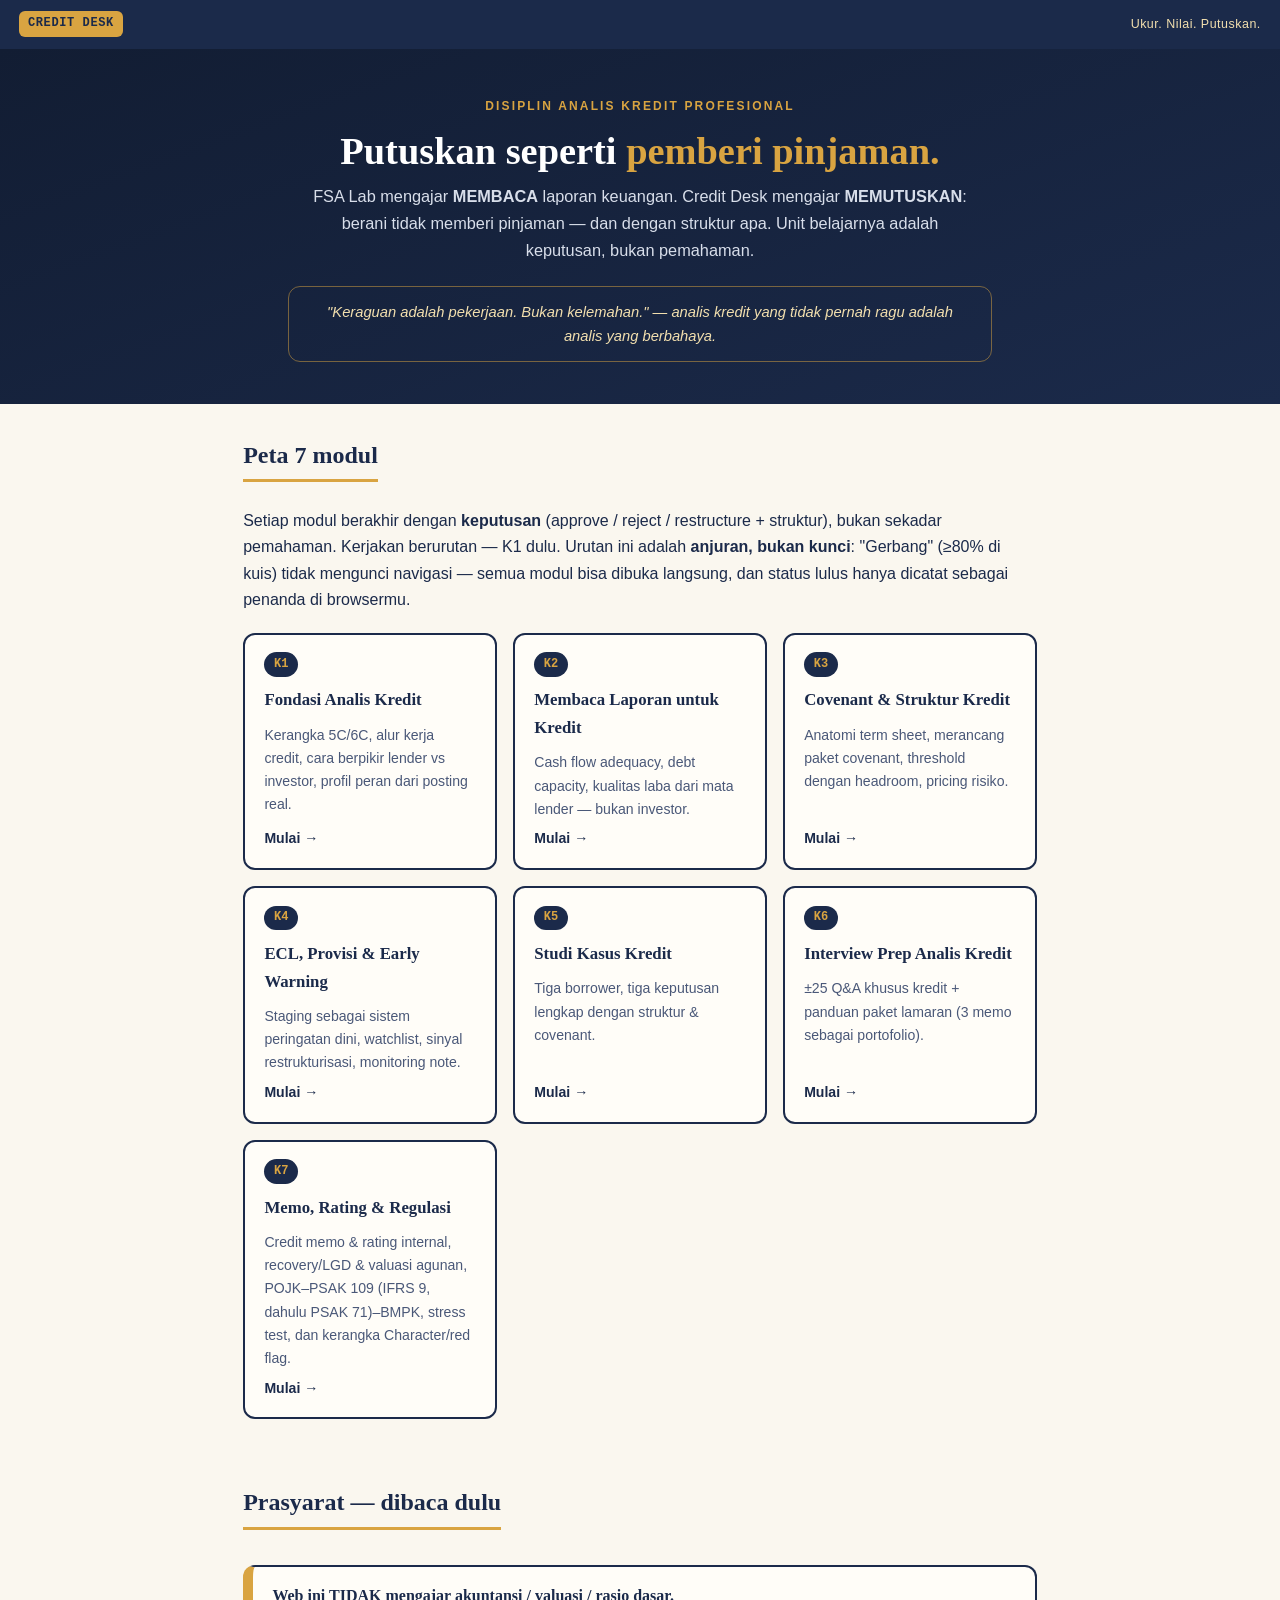
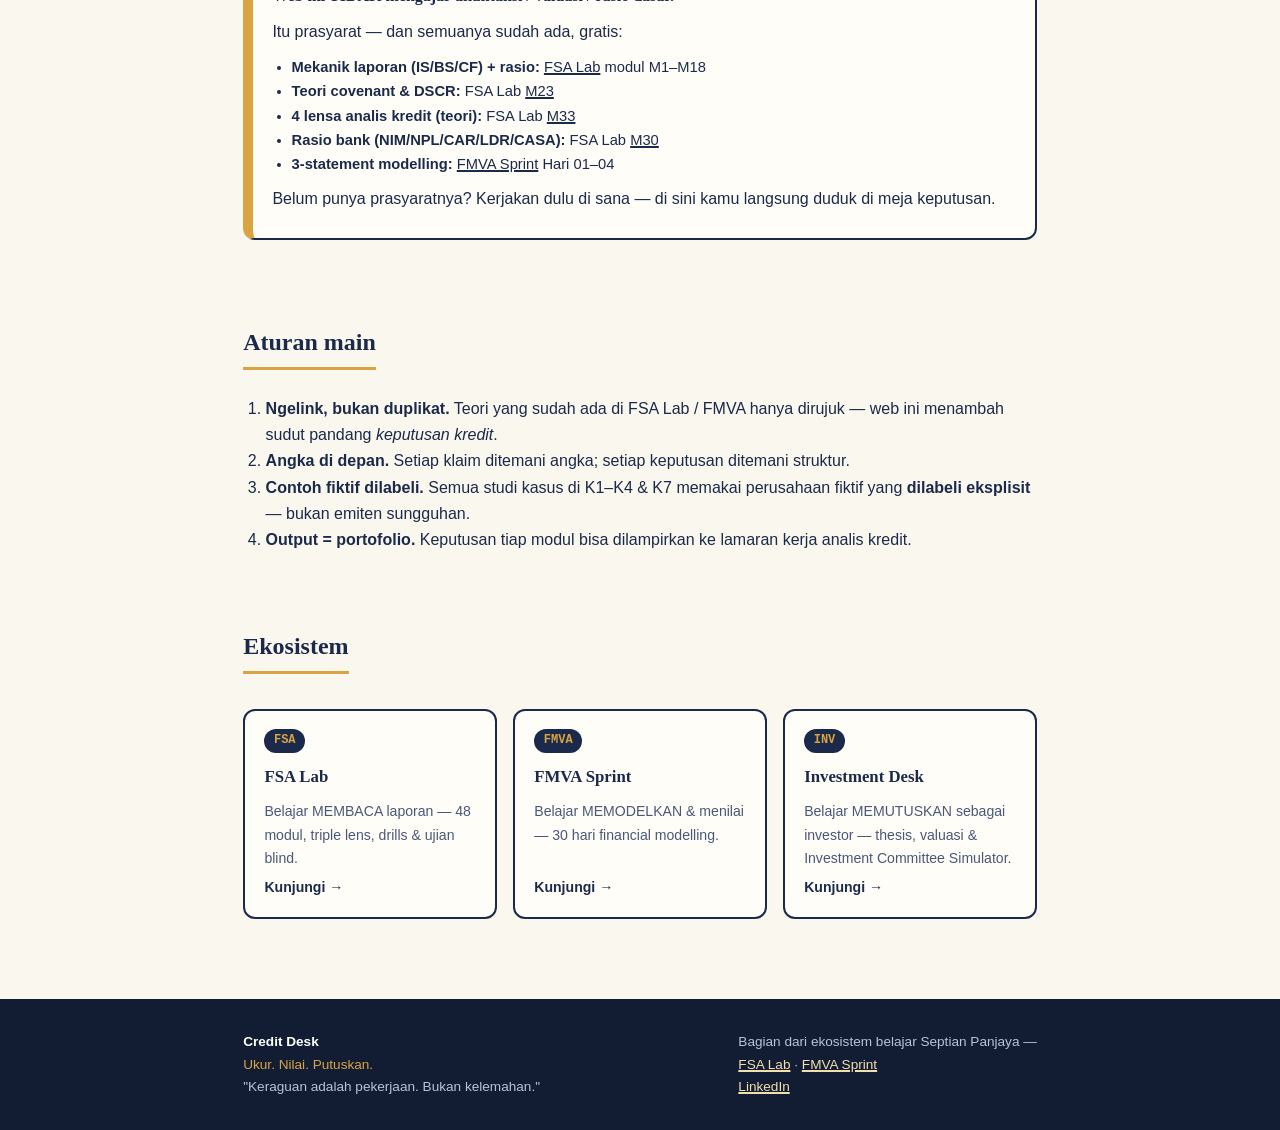
<file: index.html>
<!DOCTYPE html>
<html lang="id">
<head>
<meta charset="UTF-8">
<meta name="viewport" content="width=device-width, initial-scale=1.0">
<title>Credit Desk · Putuskan seperti pemberi pinjaman</title>
<meta name="description" content="Credit Desk — belajar MEMUTUSKAN seperti analis kredit profesional: ukur kemampuan bayar, beri harga pada risiko, lindungi downside. Ukur. Nilai. Putuskan.">
<link rel="canonical" href="https://credit-desk-afy.pages.dev/">
<link rel="stylesheet" href="/css/style.css">
<script type="application/ld+json">
{
  "@context": "https://schema.org",
  "@type": "Person",
  "name": "Septian Panjaya",
  "url": "https://www.linkedin.com/in/septian-panjaya",
  "jobTitle": "Finance Risk Analytics",
  "knowsAbout": ["Credit Risk", "Fraud/AML Analytics", "Financial Modeling", "Financial Statement Analysis"],
  "sameAs": [
    "https://www.linkedin.com/in/septian-panjaya",
    "https://github.com/rwnliwan",
    "https://fmva-sprint.pages.dev/",
    "https://fsa-lab.pages.dev/",
    "https://credit-desk-afy.pages.dev/",
    "https://investment-desk.pages.dev/",
    "https://simulator-fmva.pages.dev/",
    "https://learn-platform-cyo.pages.dev/v2",
    "https://radar.omdanny.site/"
  ]
}
</script>

</head>
<body>

<nav class="cd-nav">
  <div class="brandmark"><span class="desk-badge">CREDIT DESK</span></div>
  <span class="mantra">Ukur. Nilai. Putuskan.</span>
</nav>

<header class="cd-hero">
  <p class="kicker">Disiplin analis kredit profesional</p>
  <h1>Putuskan seperti <em>pemberi pinjaman.</em></h1>
  <p class="lede">FSA Lab mengajar <strong>MEMBACA</strong> laporan keuangan.
  Credit Desk mengajar <strong>MEMUTUSKAN</strong>: berani tidak memberi pinjaman —
  dan dengan struktur apa. Unit belajarnya adalah keputusan, bukan pemahaman.</p>
  <p class="rule">"Keraguan adalah pekerjaan. Bukan kelemahan." — analis kredit yang tidak pernah ragu adalah analis yang berbahaya.</p>
</header>

<main class="wrap">

<section class="cd-sec">
  <h2>Peta 7 modul</h2>
  <p>Setiap modul berakhir dengan <strong>keputusan</strong> (approve / reject / restructure + struktur),
  bukan sekadar pemahaman. Kerjakan berurutan — K1 dulu. Urutan ini adalah <strong>anjuran, bukan kunci</strong>: "Gerbang" (≥80% di kuis) tidak mengunci navigasi — semua modul bisa dibuka langsung, dan status lulus hanya dicatat sebagai penanda di browsermu.</p>
  <div class="mod-grid">
    <a class="mod-card" href="/k1/">
      <span class="knum">K1</span>
      <h3>Fondasi Analis Kredit</h3>
      <p>Kerangka 5C/6C, alur kerja credit, cara berpikir lender vs investor, profil peran dari posting real.</p>
      <span class="go">Mulai →</span>
    </a>
    <a class="mod-card" href="/k2/">
      <span class="knum">K2</span>
      <h3>Membaca Laporan untuk Kredit</h3>
      <p>Cash flow adequacy, debt capacity, kualitas laba dari mata lender — bukan investor.</p>
      <span class="go">Mulai →</span>
    </a>
    <a class="mod-card" href="/k3/">
      <span class="knum">K3</span>
      <h3>Covenant &amp; Struktur Kredit</h3>
      <p>Anatomi term sheet, merancang paket covenant, threshold dengan headroom, pricing risiko.</p>
      <span class="go">Mulai →</span>
    </a>
    <a class="mod-card" href="/k4/">
      <span class="knum">K4</span>
      <h3>ECL, Provisi &amp; Early Warning</h3>
      <p>Staging sebagai sistem peringatan dini, watchlist, sinyal restrukturisasi, monitoring note.</p>
      <span class="go">Mulai →</span>
    </a>
    <a class="mod-card" href="/k5/">
      <span class="knum">K5</span>
      <h3>Studi Kasus Kredit</h3>
      <p>Tiga borrower, tiga keputusan lengkap dengan struktur &amp; covenant.</p>
      <span class="go">Mulai →</span>
    </a>
    <a class="mod-card" href="/k6/">
      <span class="knum">K6</span>
      <h3>Interview Prep Analis Kredit</h3>
      <p>±25 Q&amp;A khusus kredit + panduan paket lamaran (3 memo sebagai portofolio).</p>
      <span class="go">Mulai →</span>
    </a>
    <a class="mod-card" href="/k7/">
      <span class="knum">K7</span>
      <h3>Memo, Rating &amp; Regulasi</h3>
      <p>Credit memo &amp; rating internal, recovery/LGD &amp; valuasi agunan, POJK–PSAK 109 (IFRS 9, dahulu PSAK 71)–BMPK, stress test, dan kerangka Character/red flag.</p>
      <span class="go">Mulai →</span>
    </a>
  </div>
</section>

<section class="cd-sec">
  <h2>Prasyarat — dibaca dulu</h2>
  <div class="prereq">
    <h3>Web ini TIDAK mengajar akuntansi / valuasi / rasio dasar.</h3>
    <p>Itu prasyarat — dan semuanya sudah ada, gratis:</p>
    <ul>
      <li><strong>Mekanik laporan (IS/BS/CF) + rasio:</strong> <a href="https://fsa-lab.pages.dev/">FSA Lab</a> modul M1–M18</li>
      <li><strong>Teori covenant &amp; DSCR:</strong> FSA Lab <a href="https://fsa-lab.pages.dev/modul-23/">M23</a></li>
      <li><strong>4 lensa analis kredit (teori):</strong> FSA Lab <a href="https://fsa-lab.pages.dev/modul-33/">M33</a></li>
      <li><strong>Rasio bank (NIM/NPL/CAR/LDR/CASA):</strong> FSA Lab <a href="https://fsa-lab.pages.dev/modul-30/">M30</a></li>
      <li><strong>3-statement modelling:</strong> <a href="https://fmva-sprint.pages.dev/">FMVA Sprint</a> Hari 01–04</li>
    </ul>
    <p>Belum punya prasyaratnya? Kerjakan dulu di sana — di sini kamu langsung duduk di meja keputusan.</p>
  </div>
</section>

<section class="cd-sec">
  <h2>Aturan main</h2>
  <ol>
    <li><strong>Ngelink, bukan duplikat.</strong> Teori yang sudah ada di FSA Lab / FMVA hanya dirujuk — web ini menambah sudut pandang <em>keputusan kredit</em>.</li>
    <li><strong>Angka di depan.</strong> Setiap klaim ditemani angka; setiap keputusan ditemani struktur.</li>
    <li><strong>Contoh fiktif dilabeli.</strong> Semua studi kasus di K1–K4 &amp; K7 memakai perusahaan fiktif yang <strong>dilabeli eksplisit</strong> — bukan emiten sungguhan.</li>
    <li><strong>Output = portofolio.</strong> Keputusan tiap modul bisa dilampirkan ke lamaran kerja analis kredit.</li>
  </ol>
</section>

<section class="cd-sec">
  <h2>Ekosistem</h2>
  <div class="mod-grid">
    <a class="mod-card" href="https://fsa-lab.pages.dev/">
      <span class="knum">FSA</span>
      <h3>FSA Lab</h3>
      <p>Belajar MEMBACA laporan — 48 modul, triple lens, drills &amp; ujian blind.</p>
      <span class="go">Kunjungi →</span>
    </a>
    <a class="mod-card" href="https://fmva-sprint.pages.dev/">
      <span class="knum">FMVA</span>
      <h3>FMVA Sprint</h3>
      <p>Belajar MEMODELKAN &amp; menilai — 30 hari financial modelling.</p>
      <span class="go">Kunjungi →</span>
    </a>
    <a class="mod-card" href="https://investment-desk.pages.dev/">
      <span class="knum">INV</span>
      <h3>Investment Desk</h3>
      <p>Belajar MEMUTUSKAN sebagai investor — thesis, valuasi &amp; Investment Committee Simulator.</p>
      <span class="go">Kunjungi →</span>
    </a>
  </div>
</section>

</main>

<footer class="cd-foot">
  <div class="wrap">
    <div>
      <strong style="color:#fff">Credit Desk</strong><br>
      <span class="mantra" style="color:var(--amber)">Ukur. Nilai. Putuskan.</span><br>
      "Keraguan adalah pekerjaan. Bukan kelemahan."
    </div>
    <div>
      Bagian dari ekosistem belajar Septian Panjaya —<br>
      <a href="https://fsa-lab.pages.dev/">FSA Lab</a> · <a href="https://fmva-sprint.pages.dev/">FMVA Sprint</a><br>
      <a href="https://www.linkedin.com/in/septian-panjaya">LinkedIn</a>
    </div>
  </div>
</footer>

</body>
</html>
</file>
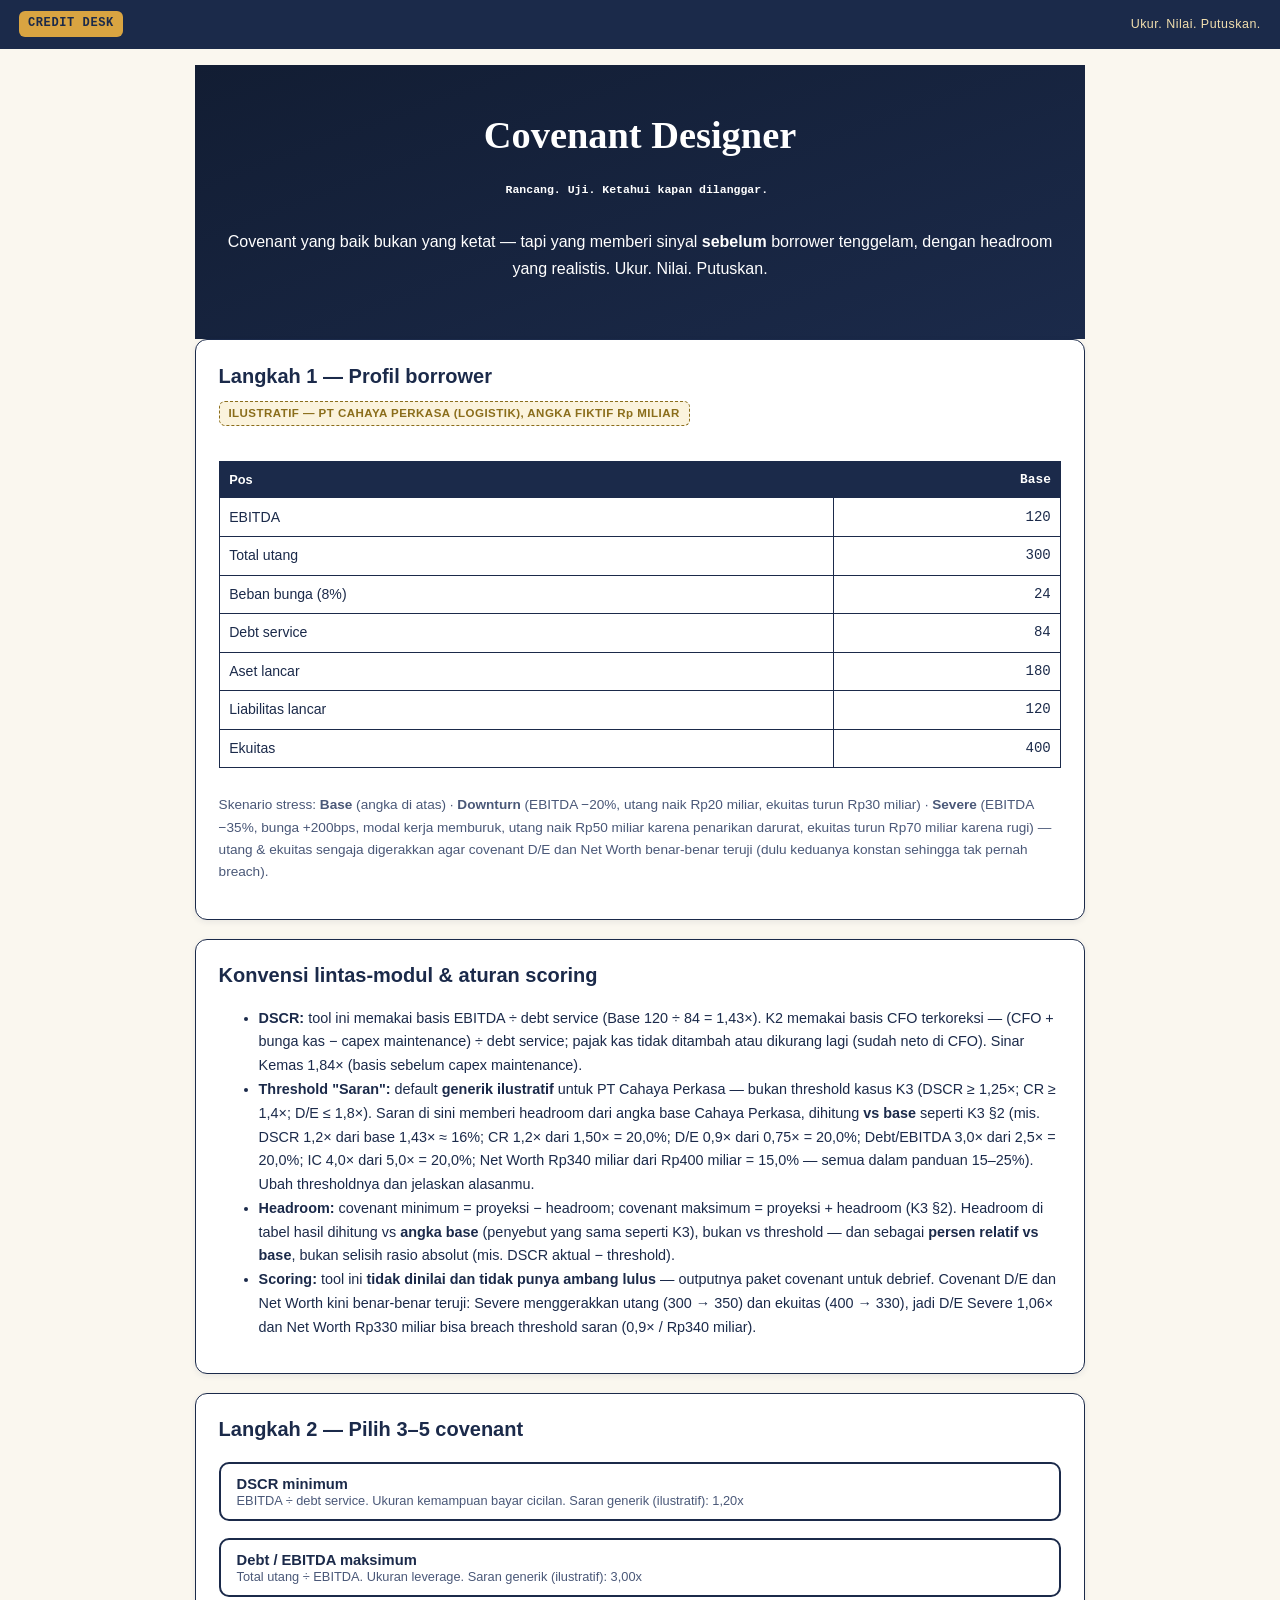
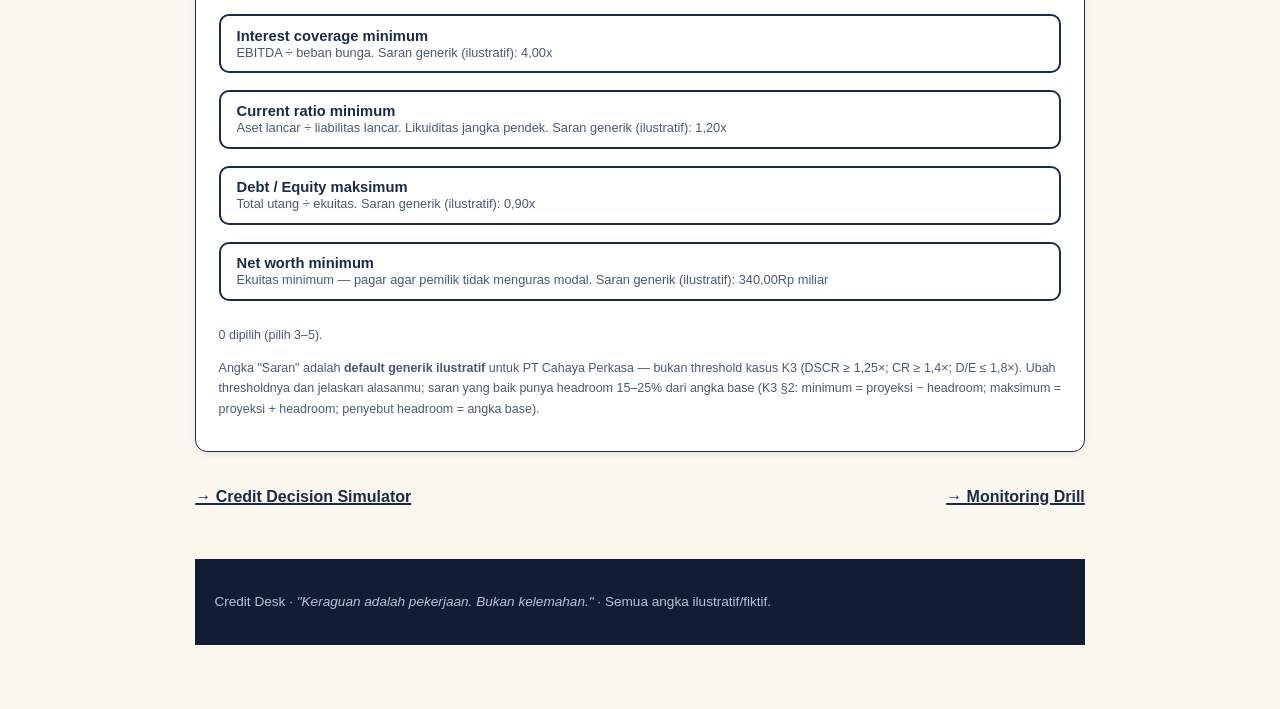
<file: covenant-designer/index.html>
<!DOCTYPE html>
<html lang="id">
<head>
<meta charset="UTF-8">
<meta name="viewport" content="width=device-width, initial-scale=1.0">
<title>Covenant Designer · Credit Desk</title>
<meta name="description" content="Rancang paket covenant, tetapkan threshold, uji terhadap 3 skenario stress, lihat peta breach.">
<link rel="stylesheet" href="/css/style.css">
</head>
<body>
<nav class="cd-nav">
  <a href="../" class="brandmark"><span class="desk-badge">CREDIT DESK</span></a>
  <span class="mantra">Ukur. Nilai. Putuskan.</span>
</nav>
<div class="cd-wrap">
  <div class="cd-hero">
    <h1>Covenant Designer</h1>
    <p class="tag">Rancang. Uji. Ketahui kapan dilanggar.</p>
    <p>Covenant yang baik bukan yang ketat — tapi yang memberi sinyal <b>sebelum</b>
    borrower tenggelam, dengan headroom yang realistis.
    <span class="cd-mantra">Ukur. Nilai. Putuskan.</span></p>
  </div>

  <div class="cd-card">
    <h2>Langkah 1 — Profil borrower</h2>
    <div class="ilus">ILUSTRATIF — PT CAHAYA PERKASA (LOGISTIK), ANGKA FIKTIF Rp MILIAR</div>
    <div class="tblwrap"><table class="cd-tbl" id="prof-tbl"></table></div>
    <p class="cd-sub">Skenario stress: <b>Base</b> (angka di atas) · <b>Downturn</b> (EBITDA −20%, utang naik Rp20 miliar, ekuitas turun Rp30 miliar) ·
    <b>Severe</b> (EBITDA −35%, bunga +200bps, modal kerja memburuk, utang naik Rp50 miliar karena penarikan darurat, ekuitas turun Rp70 miliar karena rugi) — utang &amp; ekuitas sengaja digerakkan agar covenant D/E dan Net Worth benar-benar teruji (dulu keduanya konstan sehingga tak pernah breach).</p>
  </div>

  <div class="cd-card">
    <h2>Konvensi lintas-modul &amp; aturan scoring</h2>
    <ul style="font-size:.9rem">
      <li><strong>DSCR:</strong> tool ini memakai basis EBITDA ÷ debt service (Base 120 ÷ 84 = 1,43×). K2 memakai basis CFO terkoreksi — (CFO + bunga kas − capex maintenance) ÷ debt service; pajak kas tidak ditambah atau dikurang lagi (sudah neto di CFO). Sinar Kemas 1,84× (basis sebelum capex maintenance).</li>
      <li><strong>Threshold "Saran":</strong> default <strong>generik ilustratif</strong> untuk PT Cahaya Perkasa — bukan threshold kasus K3 (DSCR ≥ 1,25×; CR ≥ 1,4×; D/E ≤ 1,8×). Saran di sini memberi headroom dari angka base Cahaya Perkasa, dihitung <strong>vs base</strong> seperti K3 §2 (mis. DSCR 1,2× dari base 1,43× ≈ 16%; CR 1,2× dari 1,50× = 20,0%; D/E 0,9× dari 0,75× = 20,0%; Debt/EBITDA 3,0× dari 2,5× = 20,0%; IC 4,0× dari 5,0× = 20,0%; Net Worth Rp340 miliar dari Rp400 miliar = 15,0% — semua dalam panduan 15–25%). Ubah thresholdnya dan jelaskan alasanmu.</li>
      <li><strong>Headroom:</strong> covenant minimum = proyeksi − headroom; covenant maksimum = proyeksi + headroom (K3 §2). Headroom di tabel hasil dihitung vs <strong>angka base</strong> (penyebut yang sama seperti K3), bukan vs threshold — dan sebagai <strong>persen relatif vs base</strong>, bukan selisih rasio absolut (mis. DSCR aktual − threshold).</li>
      <li><strong>Scoring:</strong> tool ini <strong>tidak dinilai dan tidak punya ambang lulus</strong> — outputnya paket covenant untuk debrief. Covenant D/E dan Net Worth kini benar-benar teruji: Severe menggerakkan utang (300 → 350) dan ekuitas (400 → 330), jadi D/E Severe 1,06× dan Net Worth Rp330 miliar bisa breach threshold saran (0,9× / Rp340 miliar).</li>
    </ul>
  </div>

  <div class="cd-card">
    <h2>Langkah 2 — Pilih 3–5 covenant</h2>
    <div class="cd-btnrow" id="cov-list" style="flex-direction:column;align-items:stretch"></div>
    <p class="cd-hint" id="cov-count">0 dipilih (pilih 3–5).</p>
    <p class="cd-hint">Angka "Saran" adalah <strong>default generik ilustratif</strong> untuk PT Cahaya Perkasa — bukan threshold kasus K3 (DSCR ≥ 1,25×; CR ≥ 1,4×; D/E ≤ 1,8×). Ubah thresholdnya dan jelaskan alasanmu; saran yang baik punya headroom 15–25% dari angka base (K3 §2: minimum = proyeksi − headroom; maksimum = proyeksi + headroom; penyebut headroom = angka base).</p>
  </div>

  <div class="cd-card" id="thresh-card" style="display:none">
    <h2>Langkah 3 — Tetapkan threshold</h2>
    <p class="cd-sub">Threshold = batas yang memicu breach. Beri headroom dari angka base —
    terlalu ketat = breach teknis terus; terlalu longgar = tidak memberi sinyal. Headroom: covenant minimum di bawah angka base; maksimum di atas angka base (K3 §2).</p>
    <div id="thresh-inputs"></div>
    <div class="cd-btnrow"><button class="cd-btn amber" id="run-stress">▶ Jalankan uji stress</button></div>
  </div>

  <div class="cd-card" id="result-card" style="display:none">
    <h2>Langkah 4 — Peta breach</h2>
    <div class="tblwrap"><table class="cd-tbl" id="stress-tbl"></table></div>
    <p class="cd-sub">DSCR dan interest coverage di tabel hasil memakai basis EBITDA ÷ debt service / beban bunga (bukan basis CFO K2 — (CFO + bunga kas − capex maintenance) ÷ debt service). Kolom "Headroom relatif vs base" memakai persen relatif vs angka base, bukan selisih rasio absolut.</p>
    <div id="stress-verdict"></div>
    <div class="cd-btnrow"><button class="cd-btn ghost" id="copy-pkg">📋 Salin paket covenant</button></div>
  </div>

  <div class="cd-pager"><a href="../simulator/">→ Credit Decision Simulator</a><a href="../monitoring/">→ Monitoring Drill</a></div>
  <div class="cd-foot">Credit Desk · <i>"Keraguan adalah pekerjaan. Bukan kelemahan."</i> · Semua angka ilustratif/fiktif.</div>
</div>
<script src="../js/common.js"></script>
<script src="../js/covenant-designer.js"></script>
</body>
</html>
</file>
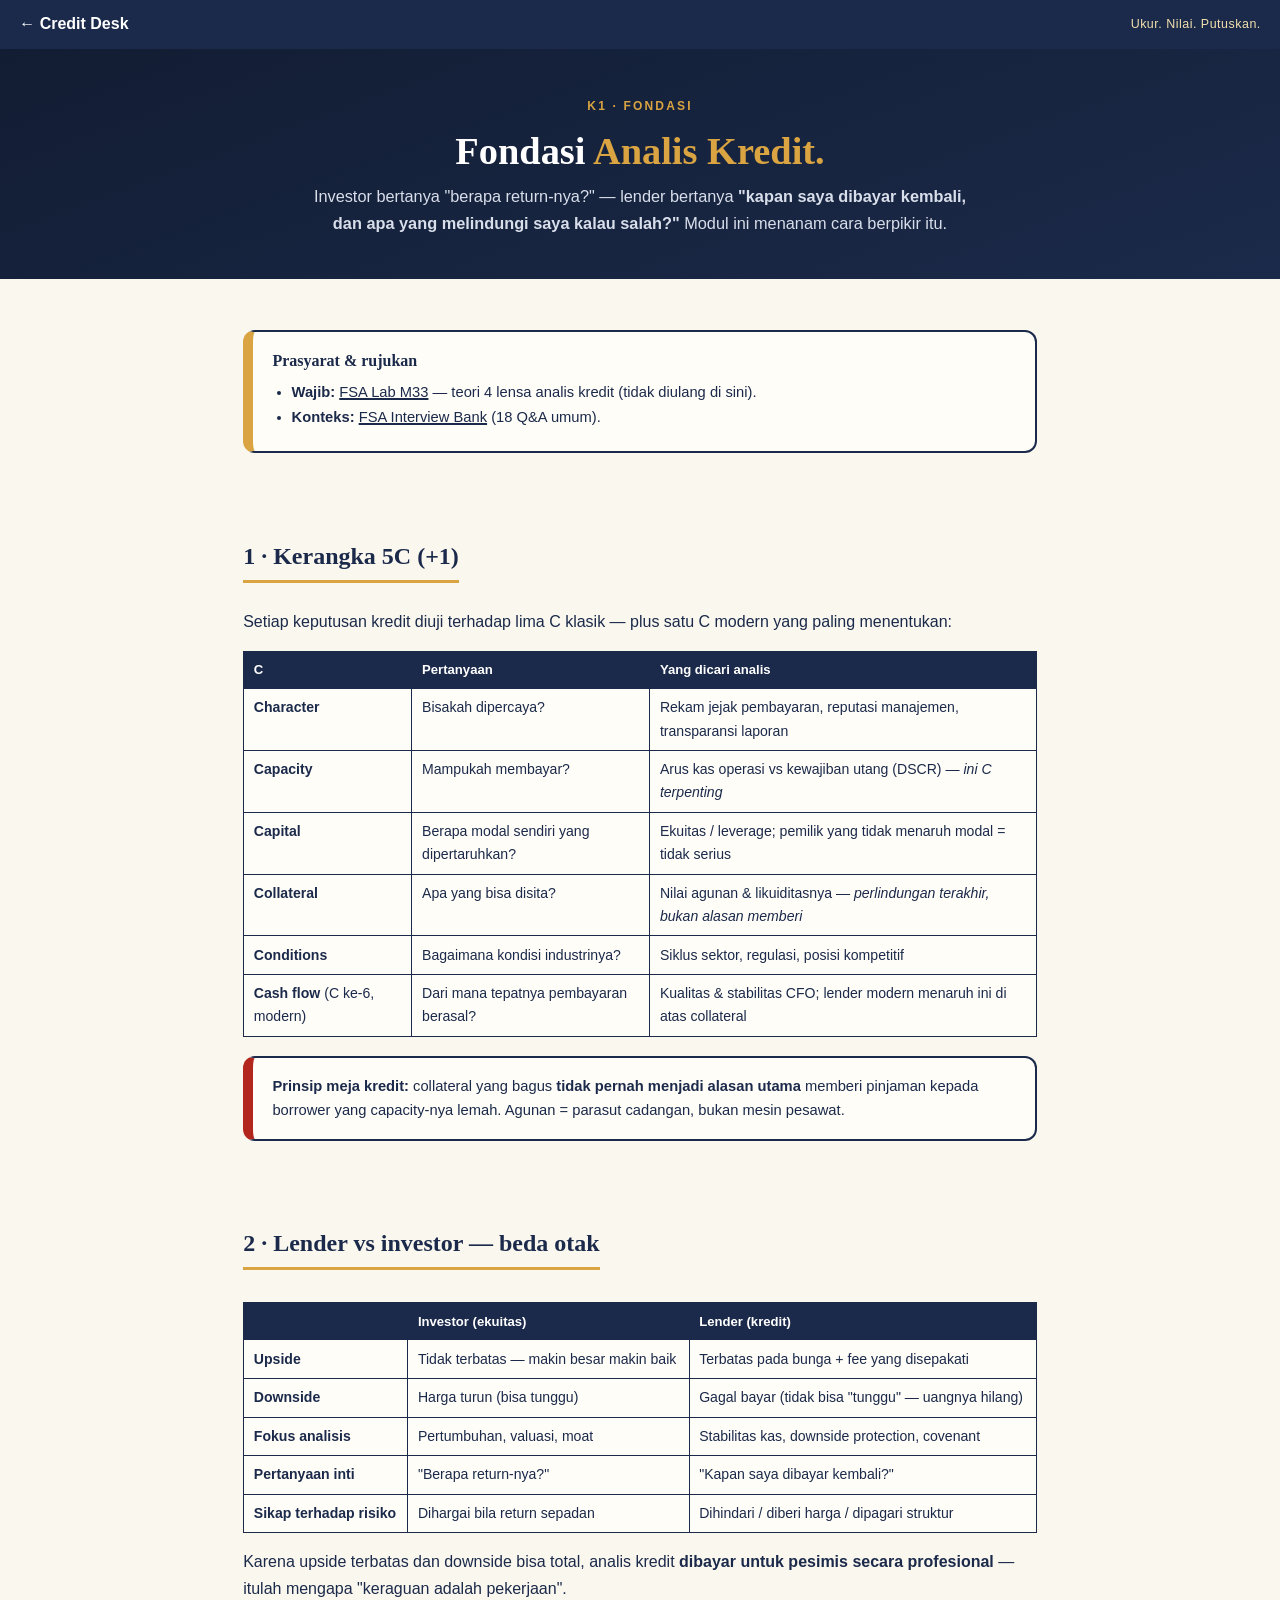
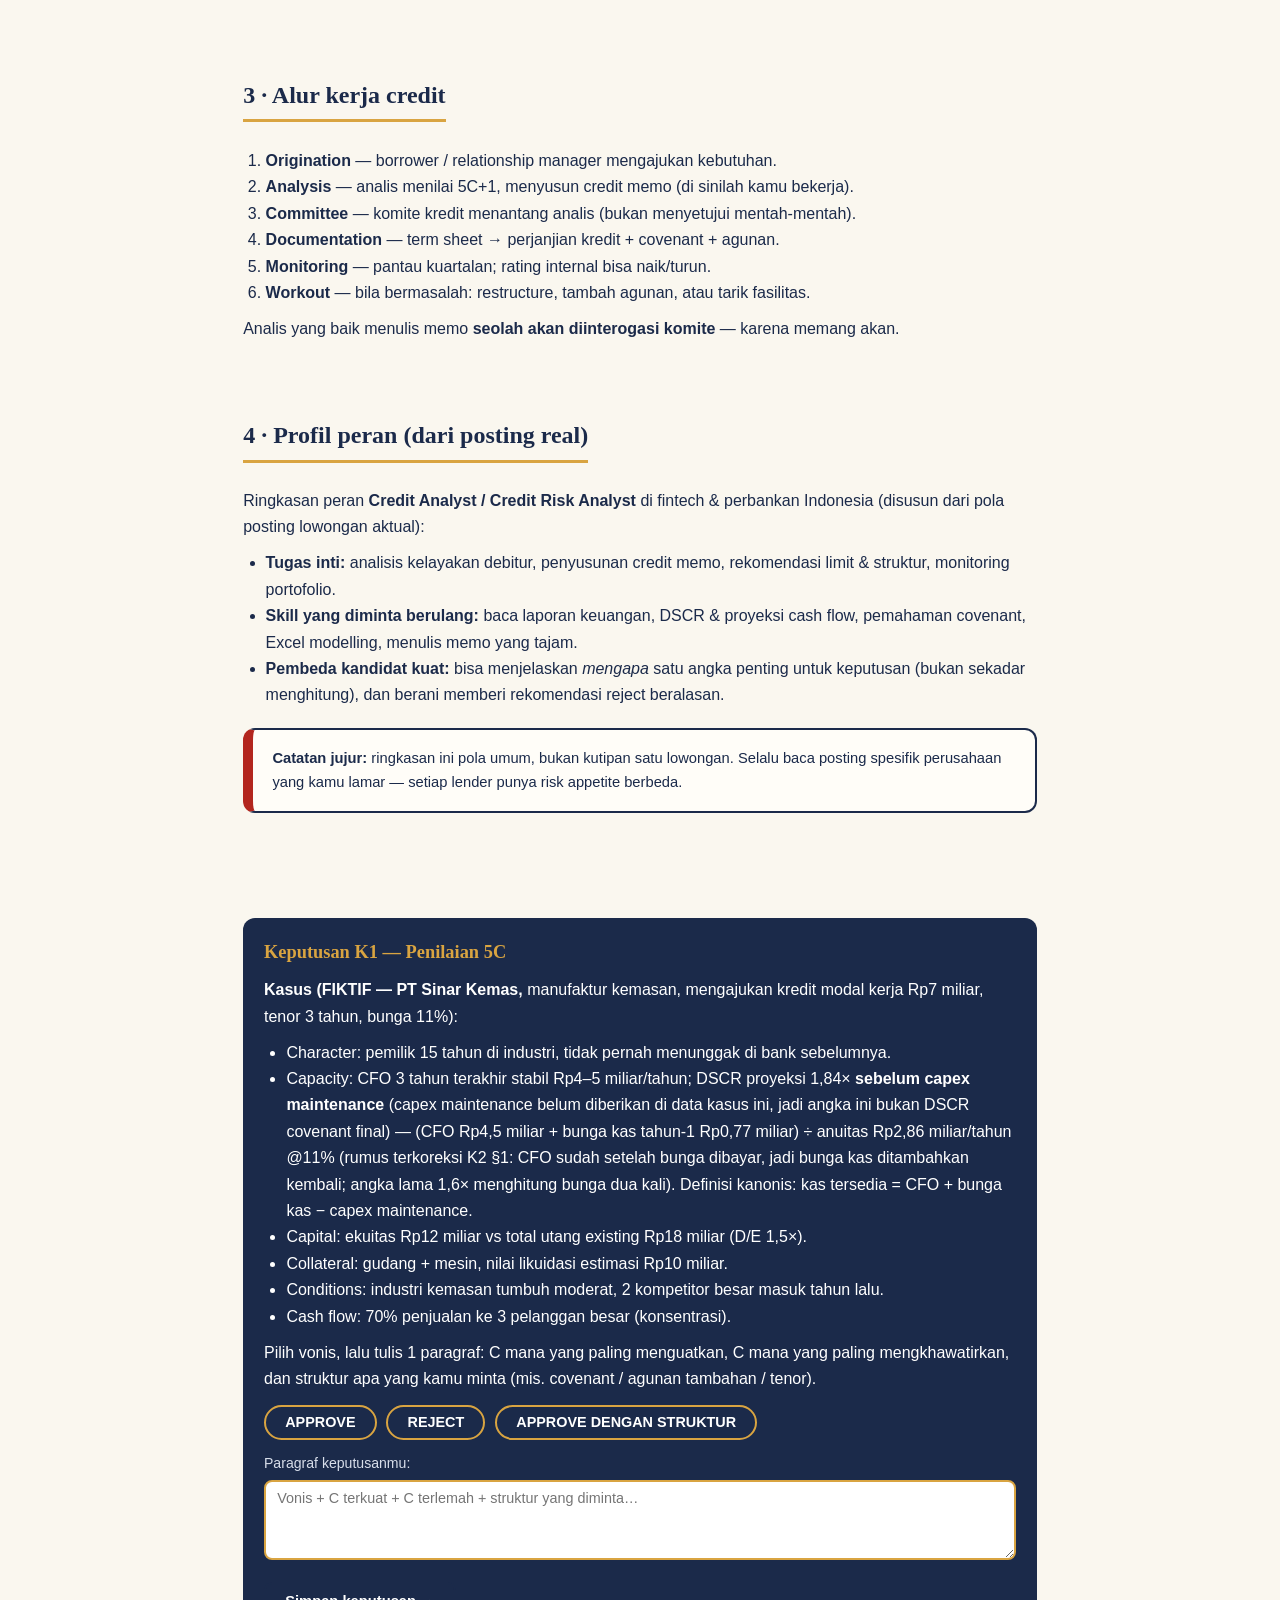
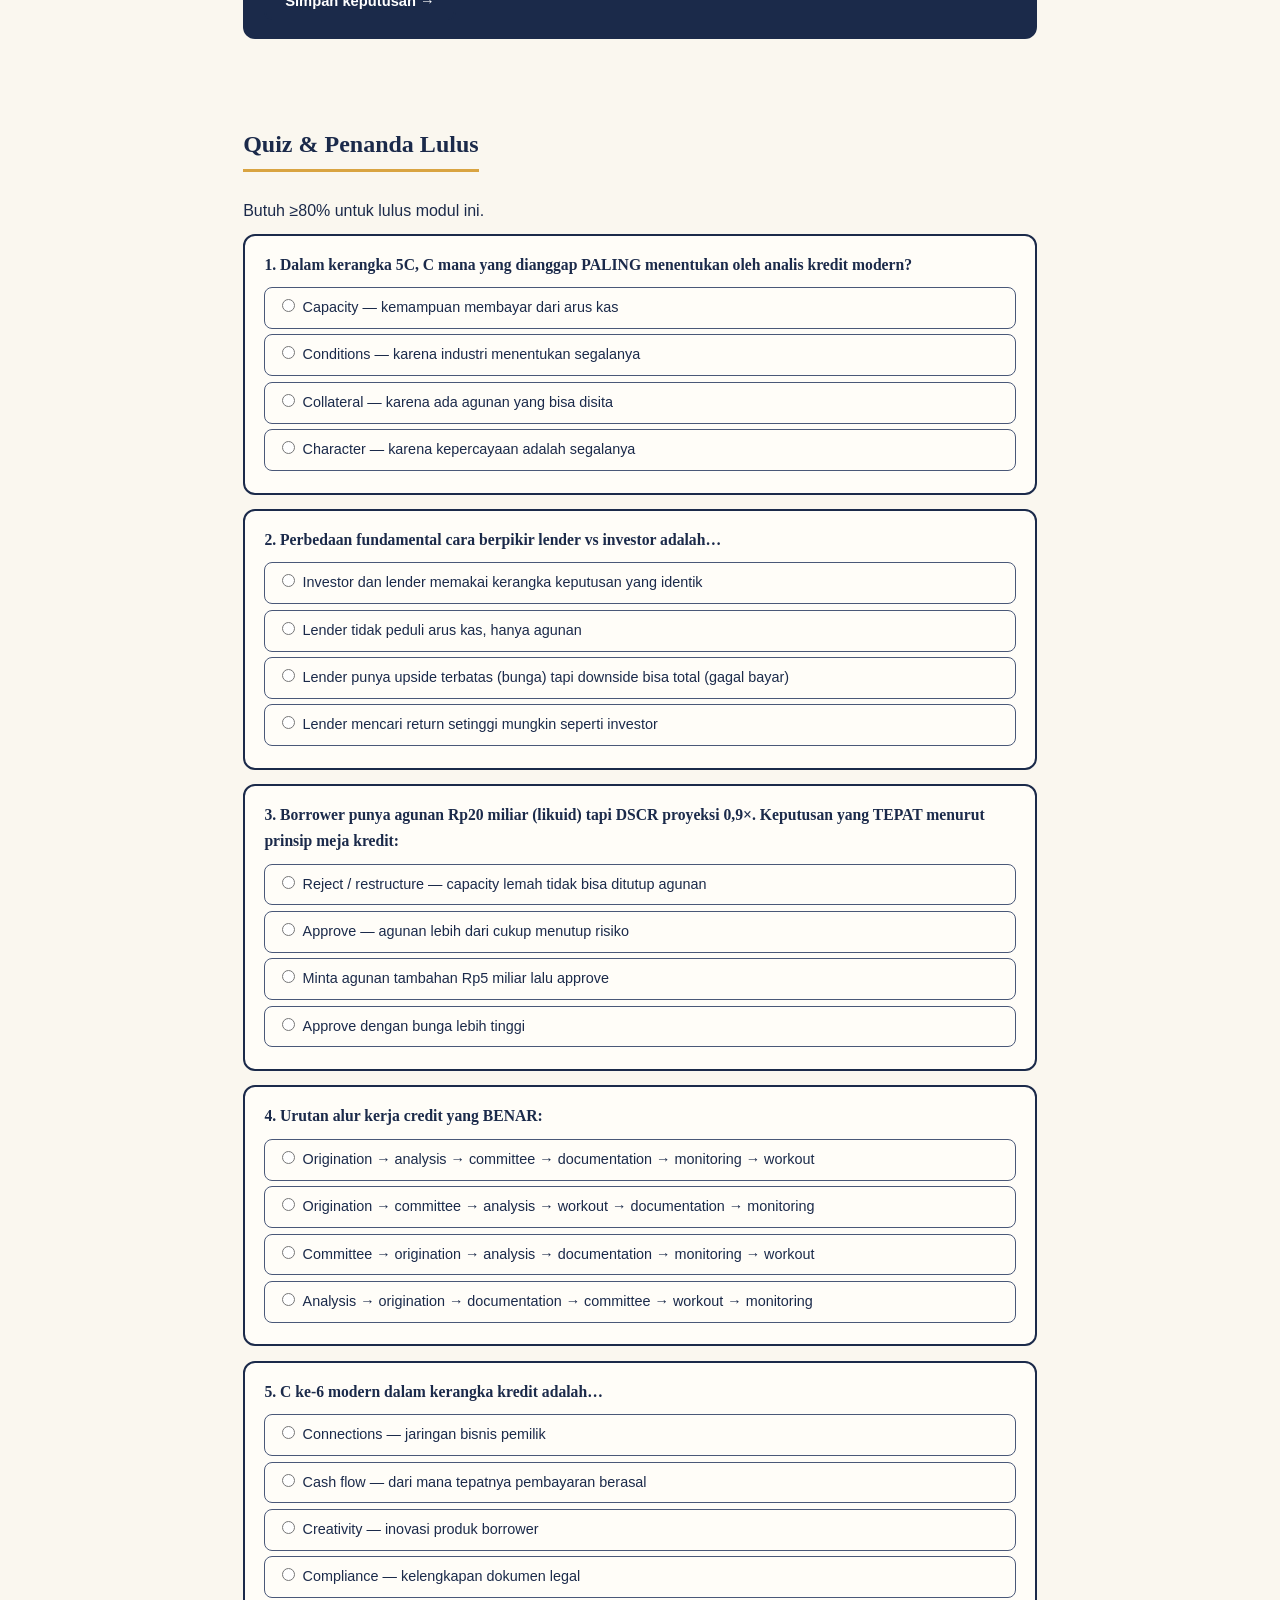
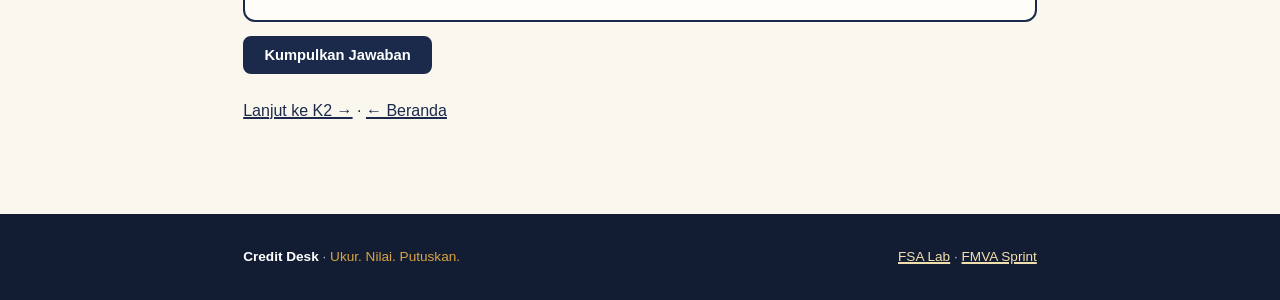
<file: k1/index.html>
<!DOCTYPE html>
<html lang="id">
<head>
<meta charset="UTF-8">
<meta name="viewport" content="width=device-width, initial-scale=1.0">
<title>K1 · Fondasi Analis Kredit · Credit Desk</title>
<meta name="description" content="K1 Credit Desk: kerangka 5C/6C, alur kerja credit, cara berpikir lender vs investor, dan profil peran analis kredit.">
<link rel="canonical" href="https://credit-desk-afy.pages.dev/k1/">
<link rel="stylesheet" href="/css/style.css">
</head>
<body>

<nav class="cd-nav">
  <a href="/">← Credit Desk</a>
  <span class="mantra">Ukur. Nilai. Putuskan.</span>
</nav>

<header class="cd-hero">
  <p class="kicker">K1 · Fondasi</p>
  <h1>Fondasi <em>Analis Kredit.</em></h1>
  <p class="lede">Investor bertanya "berapa return-nya?" — lender bertanya <strong>"kapan saya dibayar kembali, dan apa yang melindungi saya kalau salah?"</strong> Modul ini menanam cara berpikir itu.</p>
</header>

<main class="wrap">

<section class="cd-sec">
  <div class="prereq">
    <h3>Prasyarat &amp; rujukan</h3>
    <ul>
      <li><strong>Wajib:</strong> <a href="https://fsa-lab.pages.dev/modul-33/">FSA Lab M33</a> — teori 4 lensa analis kredit (tidak diulang di sini).</li>
      <li><strong>Konteks:</strong> <a href="https://fsa-lab.pages.dev/interview/">FSA Interview Bank</a> (18 Q&amp;A umum).</li>
    </ul>
  </div>
</section>

<section class="cd-sec">
  <h2>1 · Kerangka 5C (+1)</h2>
  <p>Setiap keputusan kredit diuji terhadap lima C klasik — plus satu C modern yang paling menentukan:</p>
  <div class="tblwrap"><table class="stmt">
    <thead><tr><th>C</th><th>Pertanyaan</th><th>Yang dicari analis</th></tr></thead>
    <tbody>
      <tr><td><strong>Character</strong></td><td>Bisakah dipercaya?</td><td>Rekam jejak pembayaran, reputasi manajemen, transparansi laporan</td></tr>
      <tr><td><strong>Capacity</strong></td><td>Mampukah membayar?</td><td>Arus kas operasi vs kewajiban utang (DSCR) — <em>ini C terpenting</em></td></tr>
      <tr><td><strong>Capital</strong></td><td>Berapa modal sendiri yang dipertaruhkan?</td><td>Ekuitas / leverage; pemilik yang tidak menaruh modal = tidak serius</td></tr>
      <tr><td><strong>Collateral</strong></td><td>Apa yang bisa disita?</td><td>Nilai agunan &amp; likuiditasnya — <em>perlindungan terakhir, bukan alasan memberi</em></td></tr>
      <tr><td><strong>Conditions</strong></td><td>Bagaimana kondisi industrinya?</td><td>Siklus sektor, regulasi, posisi kompetitif</td></tr>
      <tr><td><strong>Cash flow</strong> (C ke-6, modern)</td><td>Dari mana tepatnya pembayaran berasal?</td><td>Kualitas &amp; stabilitas CFO; lender modern menaruh ini di atas collateral</td></tr>
    </tbody>
  </table></div>
  <div class="honest"><strong>Prinsip meja kredit:</strong> collateral yang bagus <strong>tidak pernah menjadi alasan utama</strong> memberi pinjaman kepada borrower yang capacity-nya lemah. Agunan = parasut cadangan, bukan mesin pesawat.</div>
</section>

<section class="cd-sec">
  <h2>2 · Lender vs investor — beda otak</h2>
  <div class="tblwrap"><table class="stmt">
    <thead><tr><th></th><th>Investor (ekuitas)</th><th>Lender (kredit)</th></tr></thead>
    <tbody>
      <tr><td><strong>Upside</strong></td><td>Tidak terbatas — makin besar makin baik</td><td>Terbatas pada bunga + fee yang disepakati</td></tr>
      <tr><td><strong>Downside</strong></td><td>Harga turun (bisa tunggu)</td><td>Gagal bayar (tidak bisa "tunggu" — uangnya hilang)</td></tr>
      <tr><td><strong>Fokus analisis</strong></td><td>Pertumbuhan, valuasi, moat</td><td>Stabilitas kas, downside protection, covenant</td></tr>
      <tr><td><strong>Pertanyaan inti</strong></td><td>"Berapa return-nya?"</td><td>"Kapan saya dibayar kembali?"</td></tr>
      <tr><td><strong>Sikap terhadap risiko</strong></td><td>Dihargai bila return sepadan</td><td>Dihindari / diberi harga / dipagari struktur</td></tr>
    </tbody>
  </table></div>
  <p>Karena upside terbatas dan downside bisa total, analis kredit <strong>dibayar untuk pesimis secara profesional</strong> — itulah mengapa "keraguan adalah pekerjaan".</p>
</section>

<section class="cd-sec">
  <h2>3 · Alur kerja credit</h2>
  <ol>
    <li><strong>Origination</strong> — borrower / relationship manager mengajukan kebutuhan.</li>
    <li><strong>Analysis</strong> — analis menilai 5C+1, menyusun credit memo (di sinilah kamu bekerja).</li>
    <li><strong>Committee</strong> — komite kredit menantang analis (bukan menyetujui mentah-mentah).</li>
    <li><strong>Documentation</strong> — term sheet → perjanjian kredit + covenant + agunan.</li>
    <li><strong>Monitoring</strong> — pantau kuartalan; rating internal bisa naik/turun.</li>
    <li><strong>Workout</strong> — bila bermasalah: restructure, tambah agunan, atau tarik fasilitas.</li>
  </ol>
  <p>Analis yang baik menulis memo <strong>seolah akan diinterogasi komite</strong> — karena memang akan.</p>
</section>

<section class="cd-sec">
  <h2>4 · Profil peran (dari posting real)</h2>
  <p>Ringkasan peran <strong>Credit Analyst / Credit Risk Analyst</strong> di fintech &amp; perbankan Indonesia (disusun dari pola posting lowongan aktual):</p>
  <ul>
    <li><strong>Tugas inti:</strong> analisis kelayakan debitur, penyusunan credit memo, rekomendasi limit &amp; struktur, monitoring portofolio.</li>
    <li><strong>Skill yang diminta berulang:</strong> baca laporan keuangan, DSCR &amp; proyeksi cash flow, pemahaman covenant, Excel modelling, menulis memo yang tajam.</li>
    <li><strong>Pembeda kandidat kuat:</strong> bisa menjelaskan <em>mengapa</em> satu angka penting untuk keputusan (bukan sekadar menghitung), dan berani memberi rekomendasi reject beralasan.</li>
  </ul>
  <div class="honest"><strong>Catatan jujur:</strong> ringkasan ini pola umum, bukan kutipan satu lowongan. Selalu baca posting spesifik perusahaan yang kamu lamar — setiap lender punya risk appetite berbeda.</div>
</section>

<section class="cd-sec">
  <div class="decision">
    <h3>Keputusan K1 — Penilaian 5C</h3>
    <p><strong>Kasus (FIKTIF — PT Sinar Kemas,</strong> manufaktur kemasan, mengajukan kredit modal kerja Rp7 miliar, tenor 3 tahun, bunga 11%):</p>
    <ul>
      <li>Character: pemilik 15 tahun di industri, tidak pernah menunggak di bank sebelumnya.</li>
      <li>Capacity: CFO 3 tahun terakhir stabil Rp4–5 miliar/tahun; DSCR proyeksi 1,84× <strong>sebelum capex maintenance</strong> (capex maintenance belum diberikan di data kasus ini, jadi angka ini bukan DSCR covenant final) — (CFO Rp4,5 miliar + bunga kas tahun-1 Rp0,77 miliar) ÷ anuitas Rp2,86 miliar/tahun @11% (rumus terkoreksi K2 §1: CFO sudah setelah bunga dibayar, jadi bunga kas ditambahkan kembali; angka lama 1,6× menghitung bunga dua kali). Definisi kanonis: kas tersedia = CFO + bunga kas − capex maintenance.</li>
      <li>Capital: ekuitas Rp12 miliar vs total utang existing Rp18 miliar (D/E 1,5×).</li>
      <li>Collateral: gudang + mesin, nilai likuidasi estimasi Rp10 miliar.</li>
      <li>Conditions: industri kemasan tumbuh moderat, 2 kompetitor besar masuk tahun lalu.</li>
      <li>Cash flow: 70% penjualan ke 3 pelanggan besar (konsentrasi).</li>
    </ul>
    <p>Pilih vonis, lalu tulis 1 paragraf: C mana yang paling menguatkan, C mana yang paling mengkhawatirkan, dan struktur apa yang kamu minta (mis. covenant / agunan tambahan / tenor).</p>
    <div class="verdict-row">
      <button class="verdict" data-v="approve">APPROVE</button>
      <button class="verdict" data-v="reject">REJECT</button>
      <button class="verdict" data-v="restructure">APPROVE DENGAN STRUKTUR</button>
    </div>
    <label>Paragraf keputusanmu:</label>
    <textarea id="k1-keputusan" placeholder="Vonis + C terkuat + C terlemah + struktur yang diminta…"></textarea>
    <div class="btnrow"><button class="btn" id="k1-save">Simpan keputusan →</button><span class="okmsg" id="k1-ok"></span></div>
  </div>
</section>

<section class="cd-sec">
  <h2>Quiz &amp; Penanda Lulus</h2>
  <p>Butuh ≥80% untuk lulus modul ini.</p>
  <div id="quiz-wrap"></div>
  <div class="btnrow"><button class="btn" id="quiz-submit">Kumpulkan Jawaban</button></div>
  <div id="gate-box"></div>
  <p style="margin-top:1.5rem"><a href="/k2/">Lanjut ke K2 →</a> · <a href="/">← Beranda</a></p>
</section>

</main>

<footer class="cd-foot">
  <div class="wrap">
    <div><strong style="color:#fff">Credit Desk</strong> · <span style="color:var(--amber)">Ukur. Nilai. Putuskan.</span></div>
    <div><a href="https://fsa-lab.pages.dev/">FSA Lab</a> · <a href="https://fmva-sprint.pages.dev/">FMVA Sprint</a></div>
  </div>
</footer>

<script src="/js/parse-id.js"></script>
<script src="/js/quiz.js"></script>
<script src="/js/k1.js"></script>
</body>
</html>
</file>
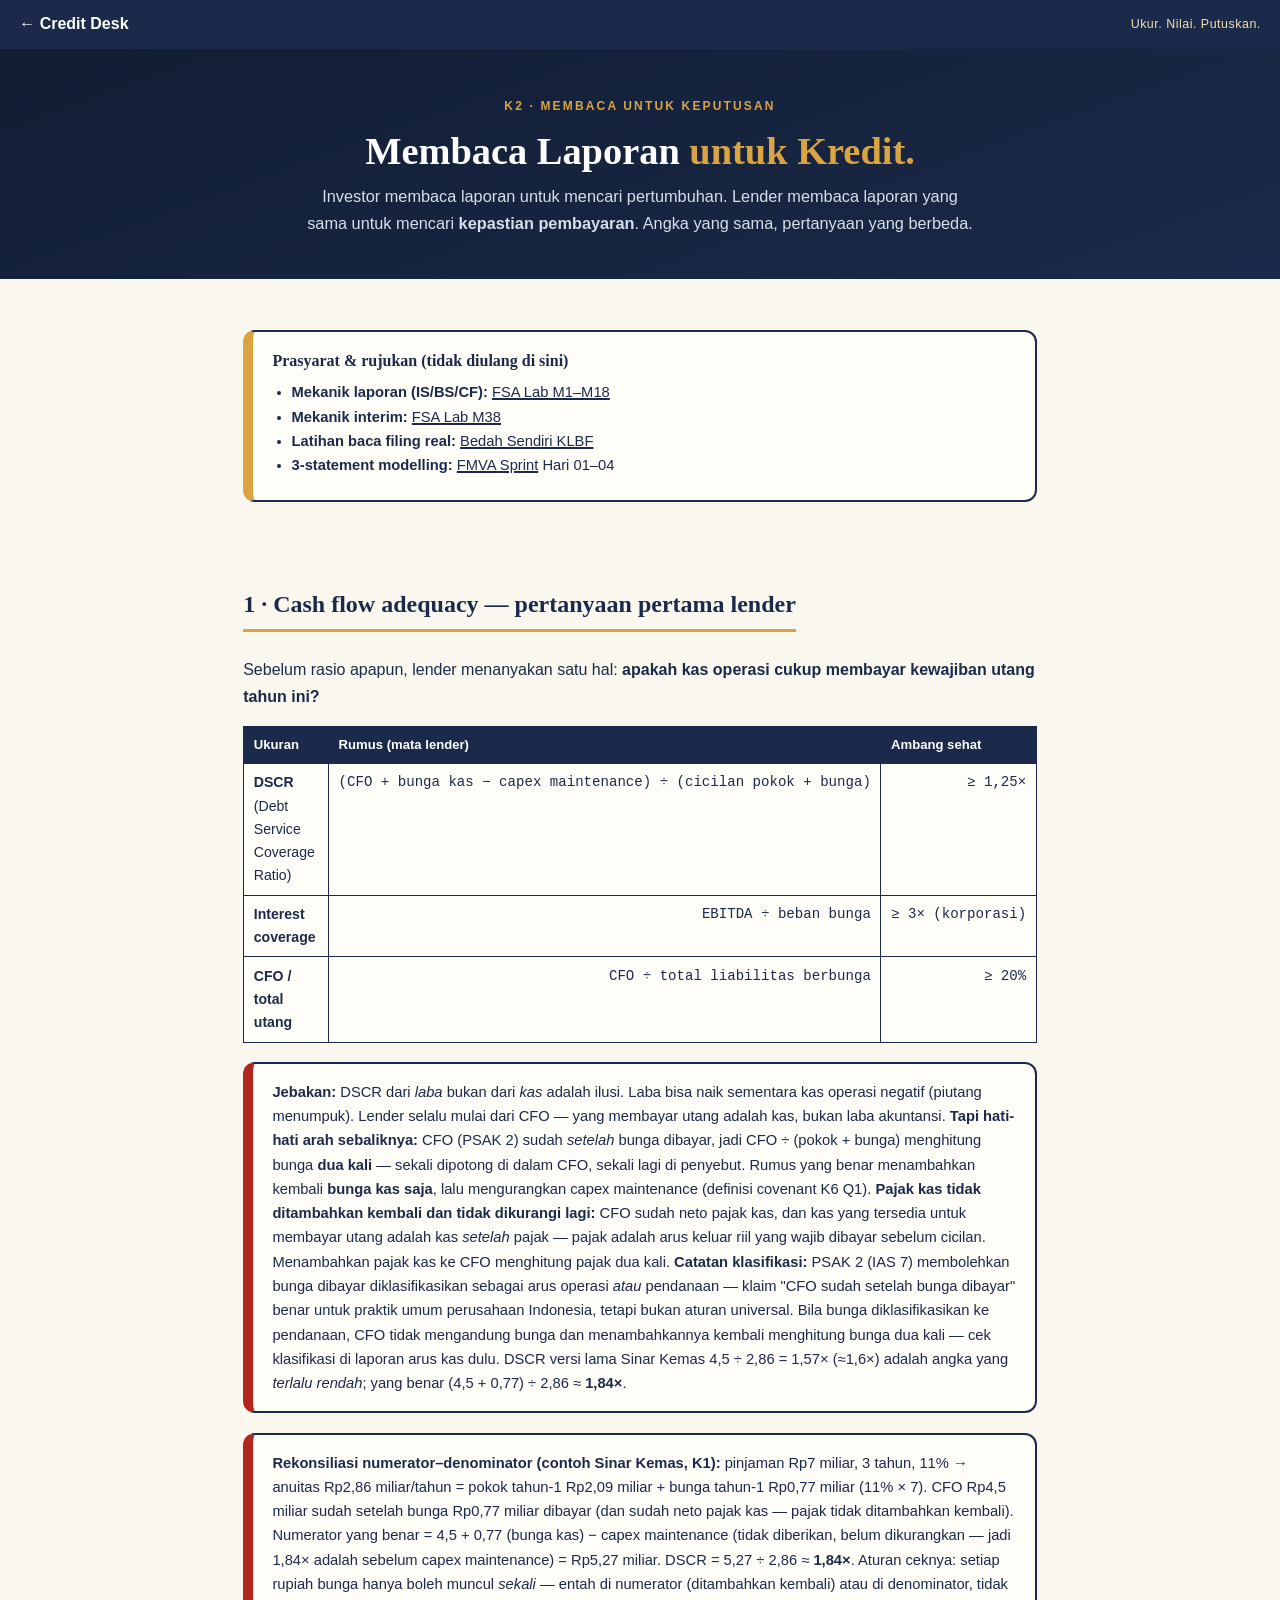
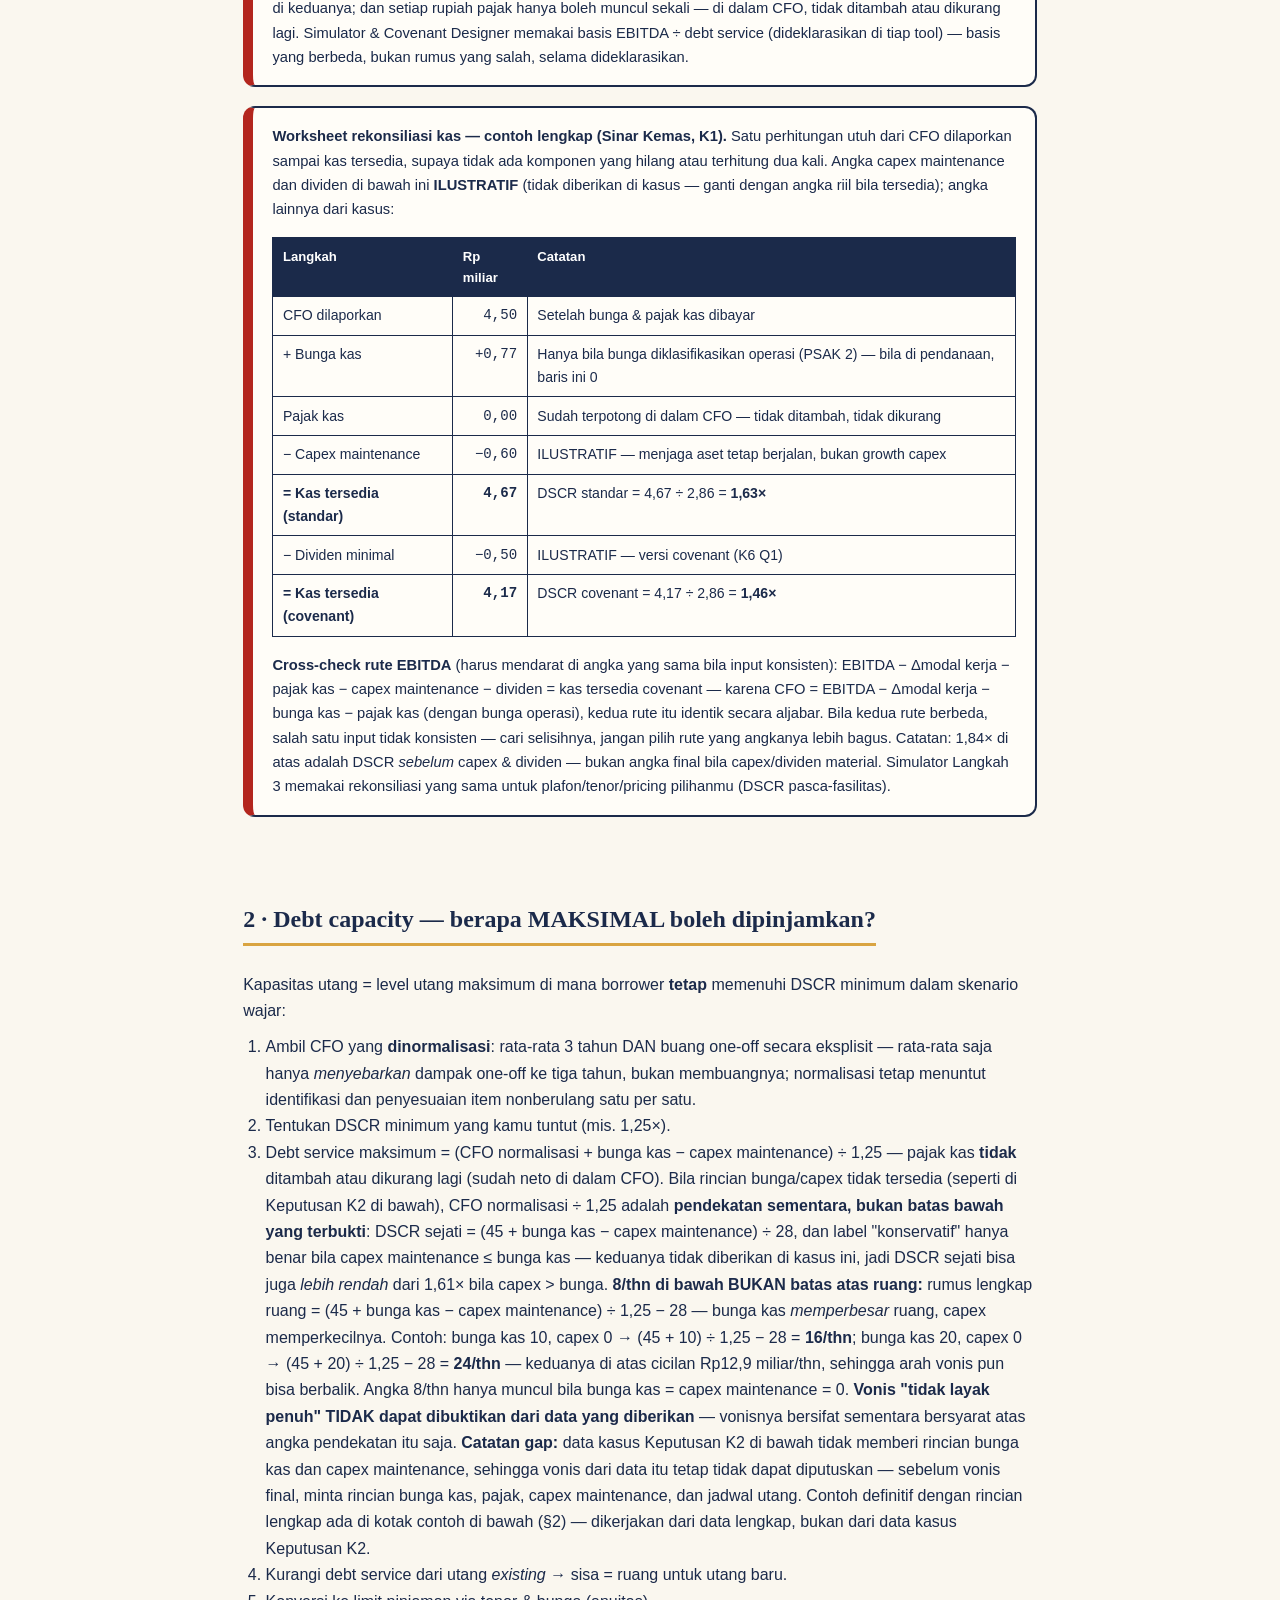
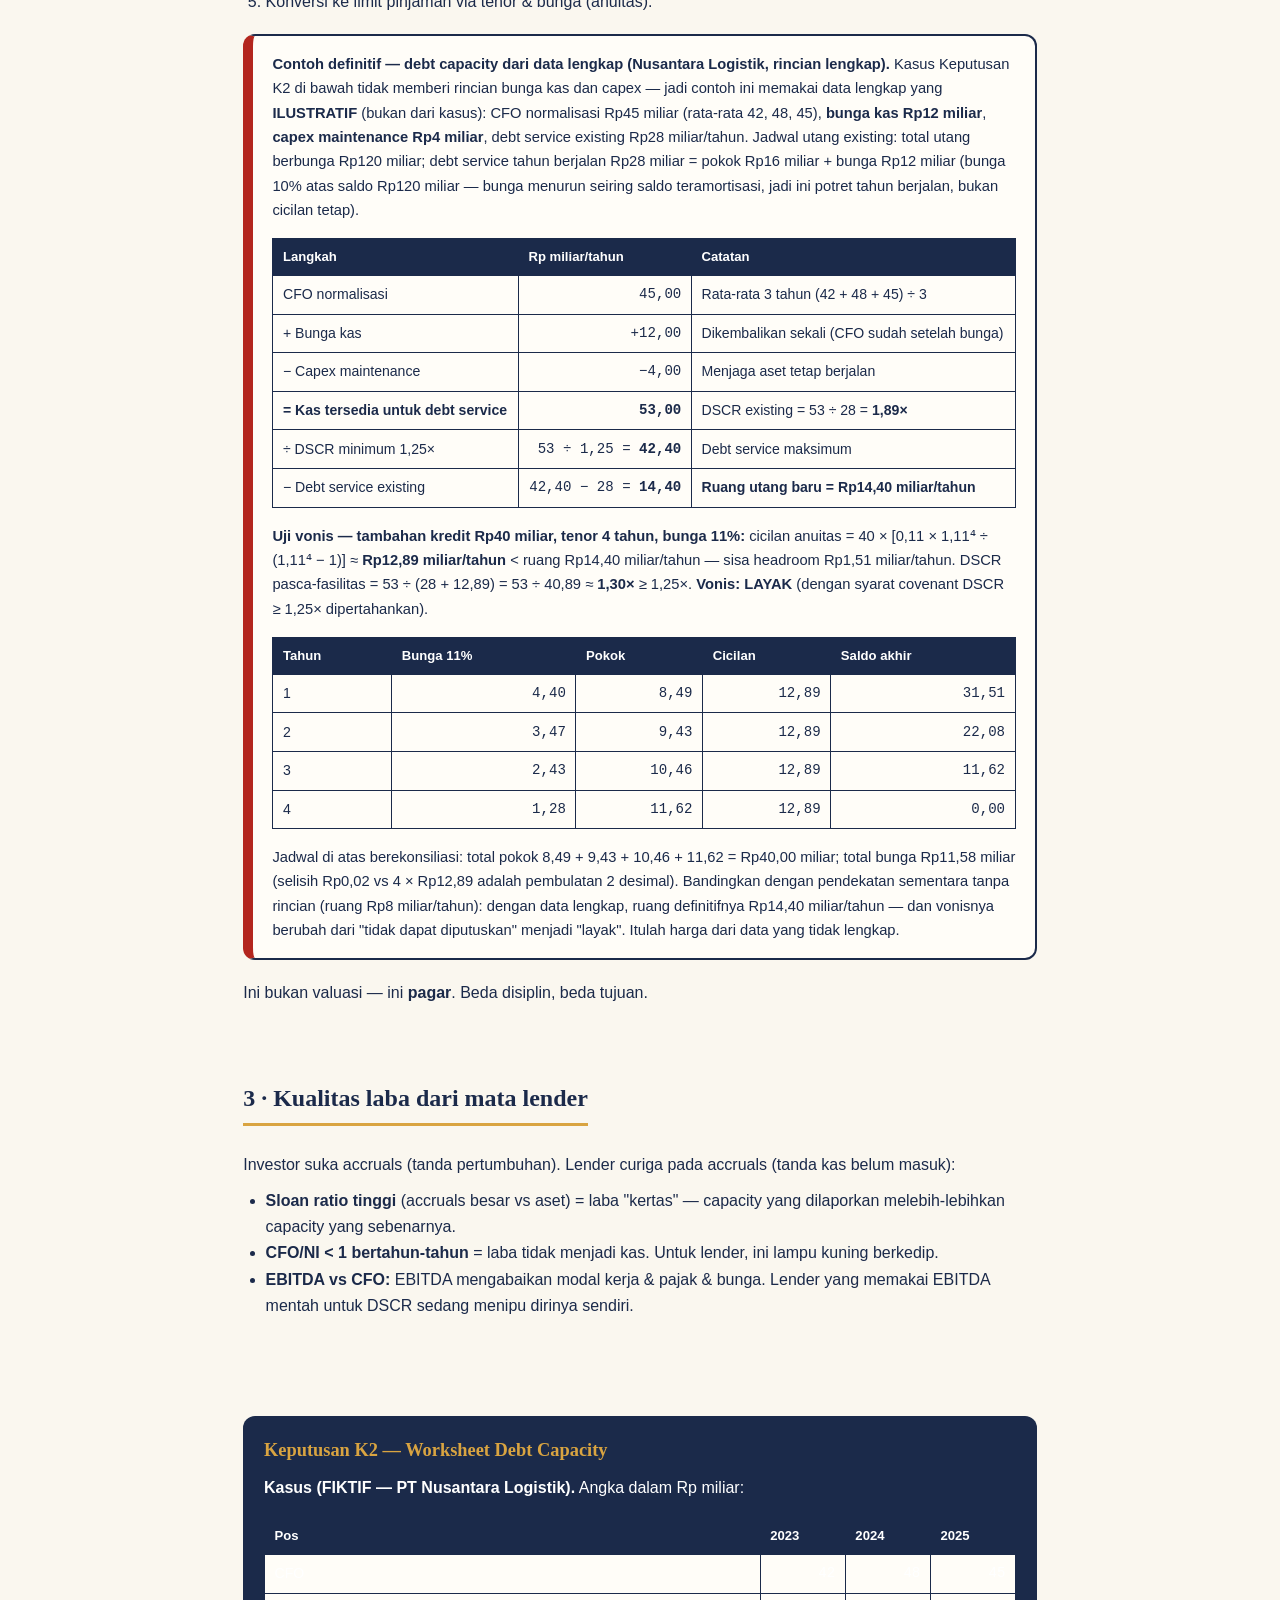
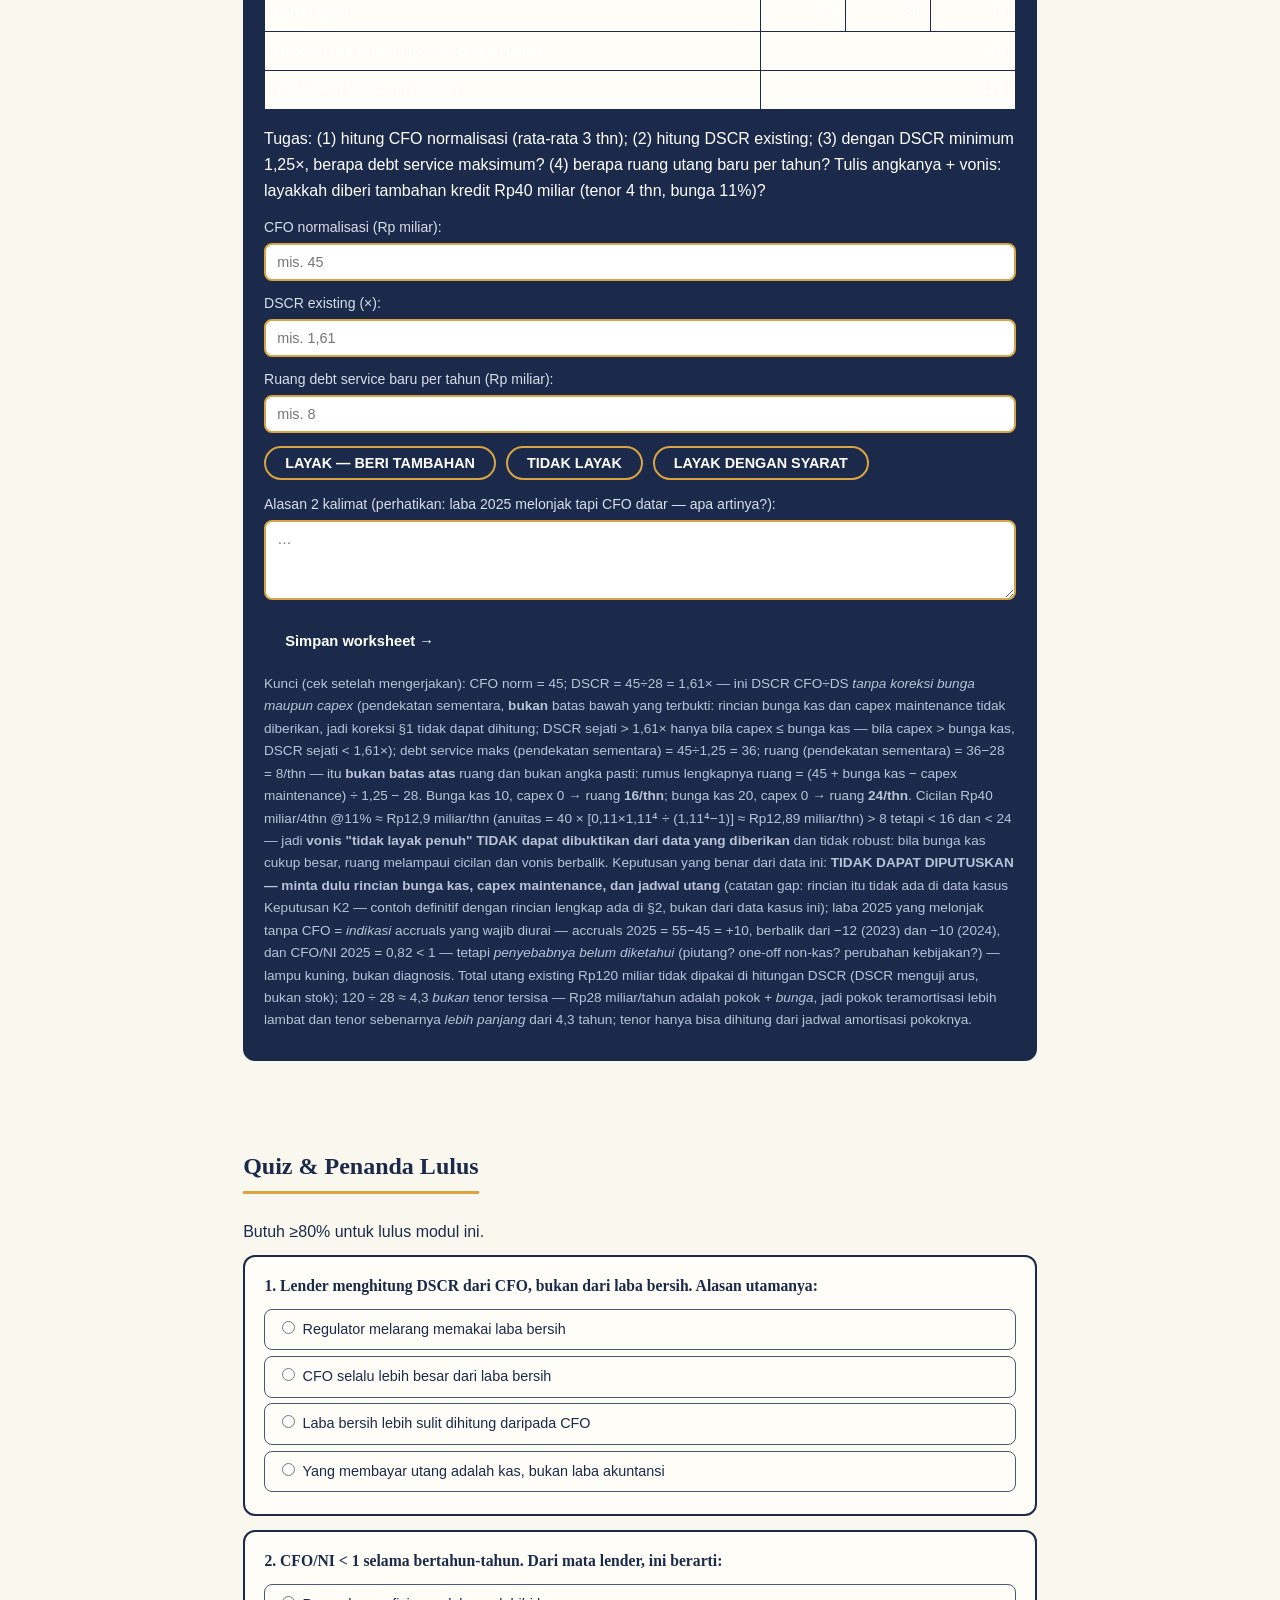
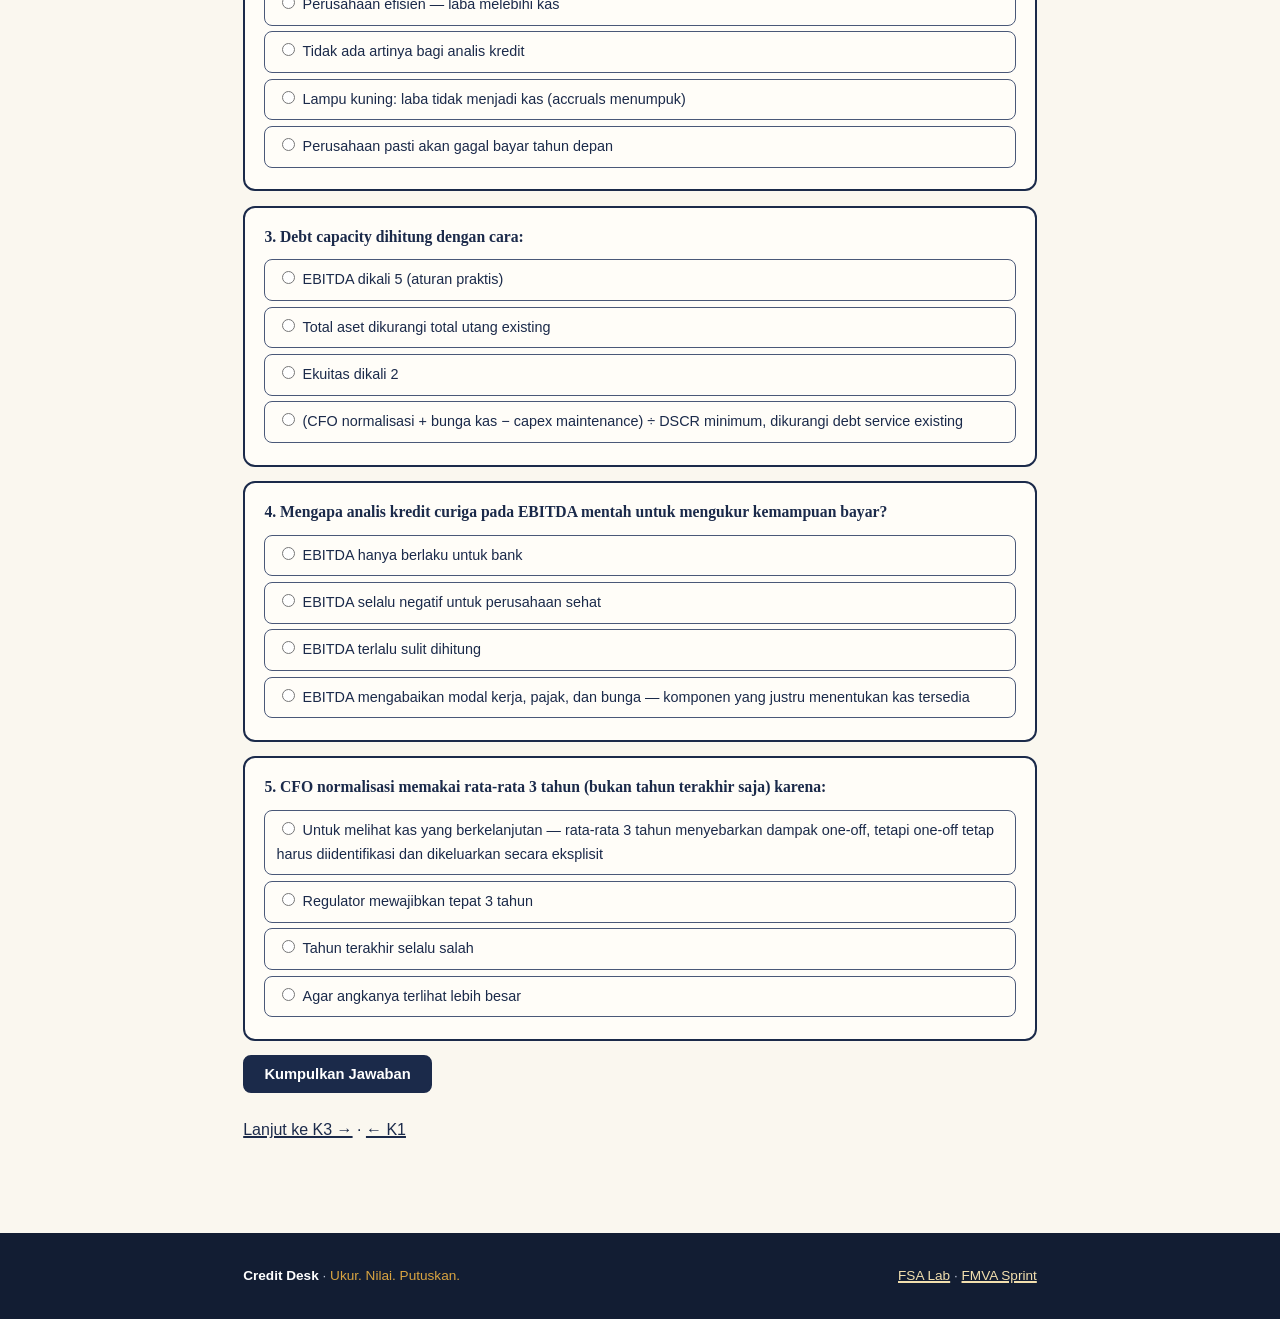
<file: k2/index.html>
<!DOCTYPE html>
<html lang="id">
<head>
<meta charset="UTF-8">
<meta name="viewport" content="width=device-width, initial-scale=1.0">
<title>K2 · Membaca Laporan untuk Kredit · Credit Desk</title>
<meta name="description" content="K2 Credit Desk: cash flow adequacy, debt capacity, kualitas laba dari mata lender.">
<link rel="canonical" href="https://credit-desk-afy.pages.dev/k2/">
<link rel="stylesheet" href="/css/style.css">
</head>
<body>

<nav class="cd-nav">
  <a href="/">← Credit Desk</a>
  <span class="mantra">Ukur. Nilai. Putuskan.</span>
</nav>

<header class="cd-hero">
  <p class="kicker">K2 · Membaca untuk keputusan</p>
  <h1>Membaca Laporan <em>untuk Kredit.</em></h1>
  <p class="lede">Investor membaca laporan untuk mencari pertumbuhan. Lender membaca laporan yang sama untuk mencari <strong>kepastian pembayaran</strong>. Angka yang sama, pertanyaan yang berbeda.</p>
</header>

<main class="wrap">

<section class="cd-sec">
  <div class="prereq">
    <h3>Prasyarat &amp; rujukan (tidak diulang di sini)</h3>
    <ul>
      <li><strong>Mekanik laporan (IS/BS/CF):</strong> <a href="https://fsa-lab.pages.dev/">FSA Lab M1–M18</a></li>
      <li><strong>Mekanik interim:</strong> <a href="https://fsa-lab.pages.dev/modul-38/">FSA Lab M38</a></li>
      <li><strong>Latihan baca filing real:</strong> <a href="https://fsa-lab.pages.dev/bedah-sendiri/klbf/">Bedah Sendiri KLBF</a></li>
      <li><strong>3-statement modelling:</strong> <a href="https://fmva-sprint.pages.dev/">FMVA Sprint</a> Hari 01–04</li>
    </ul>
  </div>
</section>

<section class="cd-sec">
  <h2>1 · Cash flow adequacy — pertanyaan pertama lender</h2>
  <p>Sebelum rasio apapun, lender menanyakan satu hal: <strong>apakah kas operasi cukup membayar kewajiban utang tahun ini?</strong></p>
  <div class="tblwrap"><table class="stmt">
    <thead><tr><th>Ukuran</th><th>Rumus (mata lender)</th><th>Ambang sehat</th></tr></thead>
    <tbody>
      <tr><td><strong>DSCR</strong> (Debt Service Coverage Ratio)</td><td class="num">(CFO + bunga kas − capex maintenance) ÷ (cicilan pokok + bunga)</td><td class="num">≥ 1,25×</td></tr>
      <tr><td><strong>Interest coverage</strong></td><td class="num">EBITDA ÷ beban bunga</td><td class="num">≥ 3× (korporasi)</td></tr>
      <tr><td><strong>CFO / total utang</strong></td><td class="num">CFO ÷ total liabilitas berbunga</td><td class="num">≥ 20%</td></tr>
    </tbody>
  </table></div>
  <div class="honest"><strong>Jebakan:</strong> DSCR dari <em>laba</em> bukan dari <em>kas</em> adalah ilusi. Laba bisa naik sementara kas operasi negatif (piutang menumpuk). Lender selalu mulai dari CFO — yang membayar utang adalah kas, bukan laba akuntansi. <strong>Tapi hati-hati arah sebaliknya:</strong> CFO (PSAK 2) sudah <em>setelah</em> bunga dibayar, jadi CFO ÷ (pokok + bunga) menghitung bunga <strong>dua kali</strong> — sekali dipotong di dalam CFO, sekali lagi di penyebut. Rumus yang benar menambahkan kembali <strong>bunga kas saja</strong>, lalu mengurangkan capex maintenance (definisi covenant K6 Q1). <strong>Pajak kas tidak ditambahkan kembali dan tidak dikurangi lagi:</strong> CFO sudah neto pajak kas, dan kas yang tersedia untuk membayar utang adalah kas <em>setelah</em> pajak — pajak adalah arus keluar riil yang wajib dibayar sebelum cicilan. Menambahkan pajak kas ke CFO menghitung pajak dua kali. <strong>Catatan klasifikasi:</strong> PSAK 2 (IAS 7) membolehkan bunga dibayar diklasifikasikan sebagai arus operasi <em>atau</em> pendanaan — klaim "CFO sudah setelah bunga dibayar" benar untuk praktik umum perusahaan Indonesia, tetapi bukan aturan universal. Bila bunga diklasifikasikan ke pendanaan, CFO tidak mengandung bunga dan menambahkannya kembali menghitung bunga dua kali — cek klasifikasi di laporan arus kas dulu. DSCR versi lama Sinar Kemas 4,5 ÷ 2,86 = 1,57× (≈1,6×) adalah angka yang <em>terlalu rendah</em>; yang benar (4,5 + 0,77) ÷ 2,86 ≈ <strong>1,84×</strong>.</div>
  <div class="honest"><strong>Rekonsiliasi numerator–denominator (contoh Sinar Kemas, K1):</strong> pinjaman Rp7 miliar, 3 tahun, 11% → anuitas Rp2,86 miliar/tahun = pokok tahun-1 Rp2,09 miliar + bunga tahun-1 Rp0,77 miliar (11% × 7). CFO Rp4,5 miliar sudah setelah bunga Rp0,77 miliar dibayar (dan sudah neto pajak kas — pajak tidak ditambahkan kembali). Numerator yang benar = 4,5 + 0,77 (bunga kas) − capex maintenance (tidak diberikan, belum dikurangkan — jadi 1,84× adalah sebelum capex maintenance) = Rp5,27 miliar. DSCR = 5,27 ÷ 2,86 ≈ <strong>1,84×</strong>. Aturan ceknya: setiap rupiah bunga hanya boleh muncul <em>sekali</em> — entah di numerator (ditambahkan kembali) atau di denominator, tidak di keduanya; dan setiap rupiah pajak hanya boleh muncul sekali — di dalam CFO, tidak ditambah atau dikurang lagi. Simulator &amp; Covenant Designer memakai basis EBITDA ÷ debt service (dideklarasikan di tiap tool) — basis yang berbeda, bukan rumus yang salah, selama dideklarasikan.</div>
  <div class="honest"><strong>Worksheet rekonsiliasi kas — contoh lengkap (Sinar Kemas, K1).</strong> Satu perhitungan utuh dari CFO dilaporkan sampai kas tersedia, supaya tidak ada komponen yang hilang atau terhitung dua kali. Angka capex maintenance dan dividen di bawah ini <strong>ILUSTRATIF</strong> (tidak diberikan di kasus — ganti dengan angka riil bila tersedia); angka lainnya dari kasus:
  <div class="tblwrap"><table class="stmt">
    <thead><tr><th>Langkah</th><th class="num">Rp miliar</th><th>Catatan</th></tr></thead>
    <tbody>
      <tr><td>CFO dilaporkan</td><td class="num">4,50</td><td>Setelah bunga &amp; pajak kas dibayar</td></tr>
      <tr><td>+ Bunga kas</td><td class="num">+0,77</td><td>Hanya bila bunga diklasifikasikan operasi (PSAK 2) — bila di pendanaan, baris ini 0</td></tr>
      <tr><td>Pajak kas</td><td class="num">0,00</td><td>Sudah terpotong di dalam CFO — tidak ditambah, tidak dikurang</td></tr>
      <tr><td>− Capex maintenance</td><td class="num">−0,60</td><td>ILUSTRATIF — menjaga aset tetap berjalan, bukan growth capex</td></tr>
      <tr><td><strong>= Kas tersedia (standar)</strong></td><td class="num"><strong>4,67</strong></td><td>DSCR standar = 4,67 ÷ 2,86 = <strong>1,63×</strong></td></tr>
      <tr><td>− Dividen minimal</td><td class="num">−0,50</td><td>ILUSTRATIF — versi covenant (K6 Q1)</td></tr>
      <tr><td><strong>= Kas tersedia (covenant)</strong></td><td class="num"><strong>4,17</strong></td><td>DSCR covenant = 4,17 ÷ 2,86 = <strong>1,46×</strong></td></tr>
    </tbody>
  </table></div>
  <strong>Cross-check rute EBITDA</strong> (harus mendarat di angka yang sama bila input konsisten): EBITDA − Δmodal kerja − pajak kas − capex maintenance − dividen = kas tersedia covenant — karena CFO = EBITDA − Δmodal kerja − bunga kas − pajak kas (dengan bunga operasi), kedua rute itu identik secara aljabar. Bila kedua rute berbeda, salah satu input tidak konsisten — cari selisihnya, jangan pilih rute yang angkanya lebih bagus. Catatan: 1,84× di atas adalah DSCR <em>sebelum</em> capex &amp; dividen — bukan angka final bila capex/dividen material. Simulator Langkah 3 memakai rekonsiliasi yang sama untuk plafon/tenor/pricing pilihanmu (DSCR pasca-fasilitas).</div>
</section>

<section class="cd-sec">
  <h2>2 · Debt capacity — berapa MAKSIMAL boleh dipinjamkan?</h2>
  <p>Kapasitas utang = level utang maksimum di mana borrower <strong>tetap</strong> memenuhi DSCR minimum dalam skenario wajar:</p>
  <ol>
    <li>Ambil CFO yang <strong>dinormalisasi</strong>: rata-rata 3 tahun DAN buang one-off secara eksplisit — rata-rata saja hanya <em>menyebarkan</em> dampak one-off ke tiga tahun, bukan membuangnya; normalisasi tetap menuntut identifikasi dan penyesuaian item nonberulang satu per satu.</li>
    <li>Tentukan DSCR minimum yang kamu tuntut (mis. 1,25×).</li>
    <li>Debt service maksimum = (CFO normalisasi + bunga kas − capex maintenance) ÷ 1,25 — pajak kas <strong>tidak</strong> ditambah atau dikurang lagi (sudah neto di dalam CFO). Bila rincian bunga/capex tidak tersedia (seperti di Keputusan K2 di bawah), CFO normalisasi ÷ 1,25 adalah <strong>pendekatan sementara, bukan batas bawah yang terbukti</strong>: DSCR sejati = (45 + bunga kas − capex maintenance) ÷ 28, dan label "konservatif" hanya benar bila capex maintenance ≤ bunga kas — keduanya tidak diberikan di kasus ini, jadi DSCR sejati bisa juga <em>lebih rendah</em> dari 1,61× bila capex &gt; bunga. <strong>8/thn di bawah BUKAN batas atas ruang:</strong> rumus lengkap ruang = (45 + bunga kas − capex maintenance) ÷ 1,25 − 28 — bunga kas <em>memperbesar</em> ruang, capex memperkecilnya. Contoh: bunga kas 10, capex 0 → (45 + 10) ÷ 1,25 − 28 = <strong>16/thn</strong>; bunga kas 20, capex 0 → (45 + 20) ÷ 1,25 − 28 = <strong>24/thn</strong> — keduanya di atas cicilan Rp12,9 miliar/thn, sehingga arah vonis pun bisa berbalik. Angka 8/thn hanya muncul bila bunga kas = capex maintenance = 0. <strong>Vonis "tidak layak penuh" TIDAK dapat dibuktikan dari data yang diberikan</strong> — vonisnya bersifat sementara bersyarat atas angka pendekatan itu saja. <strong>Catatan gap:</strong> data kasus Keputusan K2 di bawah tidak memberi rincian bunga kas dan capex maintenance, sehingga vonis dari data itu tetap tidak dapat diputuskan — sebelum vonis final, minta rincian bunga kas, pajak, capex maintenance, dan jadwal utang. Contoh definitif dengan rincian lengkap ada di kotak contoh di bawah (§2) — dikerjakan dari data lengkap, bukan dari data kasus Keputusan K2.</li>
    <li>Kurangi debt service dari utang <em>existing</em> → sisa = ruang untuk utang baru.</li>
    <li>Konversi ke limit pinjaman via tenor &amp; bunga (anuitas).</li>
  </ol>
  <div class="honest">
    <strong>Contoh definitif — debt capacity dari data lengkap (Nusantara Logistik, rincian lengkap).</strong>
    Kasus Keputusan K2 di bawah tidak memberi rincian bunga kas dan capex — jadi contoh ini memakai data lengkap yang <strong>ILUSTRATIF</strong> (bukan dari kasus): CFO normalisasi Rp45 miliar (rata-rata 42, 48, 45), <strong>bunga kas Rp12 miliar</strong>, <strong>capex maintenance Rp4 miliar</strong>, debt service existing Rp28 miliar/tahun. Jadwal utang existing: total utang berbunga Rp120 miliar; debt service tahun berjalan Rp28 miliar = pokok Rp16 miliar + bunga Rp12 miliar (bunga 10% atas saldo Rp120 miliar — bunga menurun seiring saldo teramortisasi, jadi ini potret tahun berjalan, bukan cicilan tetap).
    <div class="tblwrap"><table class="stmt">
      <thead><tr><th>Langkah</th><th class="num">Rp miliar/tahun</th><th>Catatan</th></tr></thead>
      <tbody>
        <tr><td>CFO normalisasi</td><td class="num">45,00</td><td>Rata-rata 3 tahun (42 + 48 + 45) ÷ 3</td></tr>
        <tr><td>+ Bunga kas</td><td class="num">+12,00</td><td>Dikembalikan sekali (CFO sudah setelah bunga)</td></tr>
        <tr><td>− Capex maintenance</td><td class="num">−4,00</td><td>Menjaga aset tetap berjalan</td></tr>
        <tr><td><strong>= Kas tersedia untuk debt service</strong></td><td class="num"><strong>53,00</strong></td><td>DSCR existing = 53 ÷ 28 = <strong>1,89×</strong></td></tr>
        <tr><td>÷ DSCR minimum 1,25×</td><td class="num">53 ÷ 1,25 = <strong>42,40</strong></td><td>Debt service maksimum</td></tr>
        <tr><td>− Debt service existing</td><td class="num">42,40 − 28 = <strong>14,40</strong></td><td><strong>Ruang utang baru = Rp14,40 miliar/tahun</strong></td></tr>
      </tbody>
    </table></div>
    <strong>Uji vonis — tambahan kredit Rp40 miliar, tenor 4 tahun, bunga 11%:</strong> cicilan anuitas = 40 × [0,11 × 1,11⁴ ÷ (1,11⁴ − 1)] ≈ <strong>Rp12,89 miliar/tahun</strong> &lt; ruang Rp14,40 miliar/tahun — sisa headroom Rp1,51 miliar/tahun. DSCR pasca-fasilitas = 53 ÷ (28 + 12,89) = 53 ÷ 40,89 ≈ <strong>1,30×</strong> ≥ 1,25×. <strong>Vonis: LAYAK</strong> (dengan syarat covenant DSCR ≥ 1,25× dipertahankan).
    <div class="tblwrap"><table class="stmt">
      <thead><tr><th>Tahun</th><th class="num">Bunga 11%</th><th class="num">Pokok</th><th class="num">Cicilan</th><th class="num">Saldo akhir</th></tr></thead>
      <tbody>
        <tr><td>1</td><td class="num">4,40</td><td class="num">8,49</td><td class="num">12,89</td><td class="num">31,51</td></tr>
        <tr><td>2</td><td class="num">3,47</td><td class="num">9,43</td><td class="num">12,89</td><td class="num">22,08</td></tr>
        <tr><td>3</td><td class="num">2,43</td><td class="num">10,46</td><td class="num">12,89</td><td class="num">11,62</td></tr>
        <tr><td>4</td><td class="num">1,28</td><td class="num">11,62</td><td class="num">12,89</td><td class="num">0,00</td></tr>
      </tbody>
    </table></div>
    Jadwal di atas berekonsiliasi: total pokok 8,49 + 9,43 + 10,46 + 11,62 = Rp40,00 miliar; total bunga Rp11,58 miliar (selisih Rp0,02 vs 4 × Rp12,89 adalah pembulatan 2 desimal). Bandingkan dengan pendekatan sementara tanpa rincian (ruang Rp8 miliar/tahun): dengan data lengkap, ruang definitifnya Rp14,40 miliar/tahun — dan vonisnya berubah dari "tidak dapat diputuskan" menjadi "layak". Itulah harga dari data yang tidak lengkap.
  </div>
  <p>Ini bukan valuasi — ini <strong>pagar</strong>. Beda disiplin, beda tujuan.</p>
</section>

<section class="cd-sec">
  <h2>3 · Kualitas laba dari mata lender</h2>
  <p>Investor suka accruals (tanda pertumbuhan). Lender curiga pada accruals (tanda kas belum masuk):</p>
  <ul>
    <li><strong>Sloan ratio tinggi</strong> (accruals besar vs aset) = laba "kertas" — capacity yang dilaporkan melebih-lebihkan capacity yang sebenarnya.</li>
    <li><strong>CFO/NI &lt; 1 bertahun-tahun</strong> = laba tidak menjadi kas. Untuk lender, ini lampu kuning berkedip.</li>
    <li><strong>EBITDA vs CFO:</strong> EBITDA mengabaikan modal kerja &amp; pajak &amp; bunga. Lender yang memakai EBITDA mentah untuk DSCR sedang menipu dirinya sendiri.</li>
  </ul>
</section>

<section class="cd-sec">
  <div class="decision">
    <h3>Keputusan K2 — Worksheet Debt Capacity</h3>
    <p><strong>Kasus (FIKTIF — PT Nusantara Logistik).</strong> Angka dalam Rp miliar:</p>
    <div class="tblwrap"><table class="stmt">
      <thead><tr><th>Pos</th><th>2023</th><th>2024</th><th>2025</th></tr></thead>
      <tbody>
        <tr><td>CFO</td><td class="num">42</td><td class="num">48</td><td class="num">45</td></tr>
        <tr><td>Laba bersih</td><td class="num">30</td><td class="num">38</td><td class="num">55</td></tr>
        <tr><td>Debt service existing (pokok+bunga)/tahun</td><td class="num" colspan="3">28</td></tr>
        <tr><td>Total utang berbunga existing</td><td class="num" colspan="3">120</td></tr>
      </tbody>
    </table></div>
    <p>Tugas: (1) hitung CFO normalisasi (rata-rata 3 thn); (2) hitung DSCR existing; (3) dengan DSCR minimum 1,25×, berapa debt service maksimum? (4) berapa ruang utang baru per tahun? Tulis angkanya + vonis: layakkah diberi tambahan kredit Rp40 miliar (tenor 4 thn, bunga 11%)?</p>
    <label>CFO normalisasi (Rp miliar):</label>
    <input type="text" id="k2-cfo" inputmode="decimal" placeholder="mis. 45">
    <label>DSCR existing (×):</label>
    <input type="text" id="k2-dscr" inputmode="decimal" placeholder="mis. 1,61">
    <label>Ruang debt service baru per tahun (Rp miliar):</label>
    <input type="text" id="k2-ruang" inputmode="decimal" placeholder="mis. 8">
    <div class="verdict-row">
      <button class="verdict" data-v="approve">LAYAK — BERI TAMBAHAN</button>
      <button class="verdict" data-v="reject">TIDAK LAYAK</button>
      <button class="verdict" data-v="restructure">LAYAK DENGAN SYARAT</button>
    </div>
    <label>Alasan 2 kalimat (perhatikan: laba 2025 melonjak tapi CFO datar — apa artinya?):</label>
    <textarea id="k2-alasan" placeholder="…"></textarea>
    <div class="btnrow"><button class="btn" id="k2-save">Simpan worksheet →</button><span class="okmsg" id="k2-ok"></span></div>
    <p style="font-size:.85rem;color:#B9C2D6;margin-top:.8rem">Kunci (cek setelah mengerjakan): CFO norm = 45; DSCR = 45÷28 = 1,61× — ini DSCR CFO÷DS <em>tanpa koreksi bunga maupun capex</em> (pendekatan sementara, <strong>bukan</strong> batas bawah yang terbukti: rincian bunga kas dan capex maintenance tidak diberikan, jadi koreksi §1 tidak dapat dihitung; DSCR sejati &gt; 1,61× hanya bila capex ≤ bunga kas — bila capex &gt; bunga kas, DSCR sejati &lt; 1,61×); debt service maks (pendekatan sementara) = 45÷1,25 = 36; ruang (pendekatan sementara) = 36−28 = 8/thn — itu <strong>bukan batas atas</strong> ruang dan bukan angka pasti: rumus lengkapnya ruang = (45 + bunga kas − capex maintenance) ÷ 1,25 − 28. Bunga kas 10, capex 0 → ruang <strong>16/thn</strong>; bunga kas 20, capex 0 → ruang <strong>24/thn</strong>. Cicilan Rp40 miliar/4thn @11% ≈ Rp12,9 miliar/thn (anuitas = 40 × [0,11×1,11⁴ ÷ (1,11⁴−1)] ≈ Rp12,89 miliar/thn) &gt; 8 tetapi &lt; 16 dan &lt; 24 — jadi <strong>vonis "tidak layak penuh" TIDAK dapat dibuktikan dari data yang diberikan</strong> dan tidak robust: bila bunga kas cukup besar, ruang melampaui cicilan dan vonis berbalik. Keputusan yang benar dari data ini: <strong>TIDAK DAPAT DIPUTUSKAN — minta dulu rincian bunga kas, capex maintenance, dan jadwal utang</strong> (catatan gap: rincian itu tidak ada di data kasus Keputusan K2 — contoh definitif dengan rincian lengkap ada di §2, bukan dari data kasus ini); laba 2025 yang melonjak tanpa CFO = <em>indikasi</em> accruals yang wajib diurai — accruals 2025 = 55−45 = +10, berbalik dari −12 (2023) dan −10 (2024), dan CFO/NI 2025 = 0,82 &lt; 1 — tetapi <em>penyebabnya belum diketahui</em> (piutang? one-off non-kas? perubahan kebijakan?) — lampu kuning, bukan diagnosis. Total utang existing Rp120 miliar tidak dipakai di hitungan DSCR (DSCR menguji arus, bukan stok); 120 ÷ 28 ≈ 4,3 <em>bukan</em> tenor tersisa — Rp28 miliar/tahun adalah pokok <em>+ bunga</em>, jadi pokok teramortisasi lebih lambat dan tenor sebenarnya <em>lebih panjang</em> dari 4,3 tahun; tenor hanya bisa dihitung dari jadwal amortisasi pokoknya.</p>
  </div>
</section>

<section class="cd-sec">
  <h2>Quiz &amp; Penanda Lulus</h2>
  <p>Butuh ≥80% untuk lulus modul ini.</p>
  <div id="quiz-wrap"></div>
  <div class="btnrow"><button class="btn" id="quiz-submit">Kumpulkan Jawaban</button></div>
  <div id="gate-box"></div>
  <p style="margin-top:1.5rem"><a href="/k3/">Lanjut ke K3 →</a> · <a href="/k1/">← K1</a></p>
</section>

</main>

<footer class="cd-foot">
  <div class="wrap">
    <div><strong style="color:#fff">Credit Desk</strong> · <span style="color:var(--amber)">Ukur. Nilai. Putuskan.</span></div>
    <div><a href="https://fsa-lab.pages.dev/">FSA Lab</a> · <a href="https://fmva-sprint.pages.dev/">FMVA Sprint</a></div>
  </div>
</footer>

<script src="/js/parse-id.js"></script>
<script src="/js/quiz.js"></script>
<script src="/js/k2.js"></script>
</body>
</html>
</file>
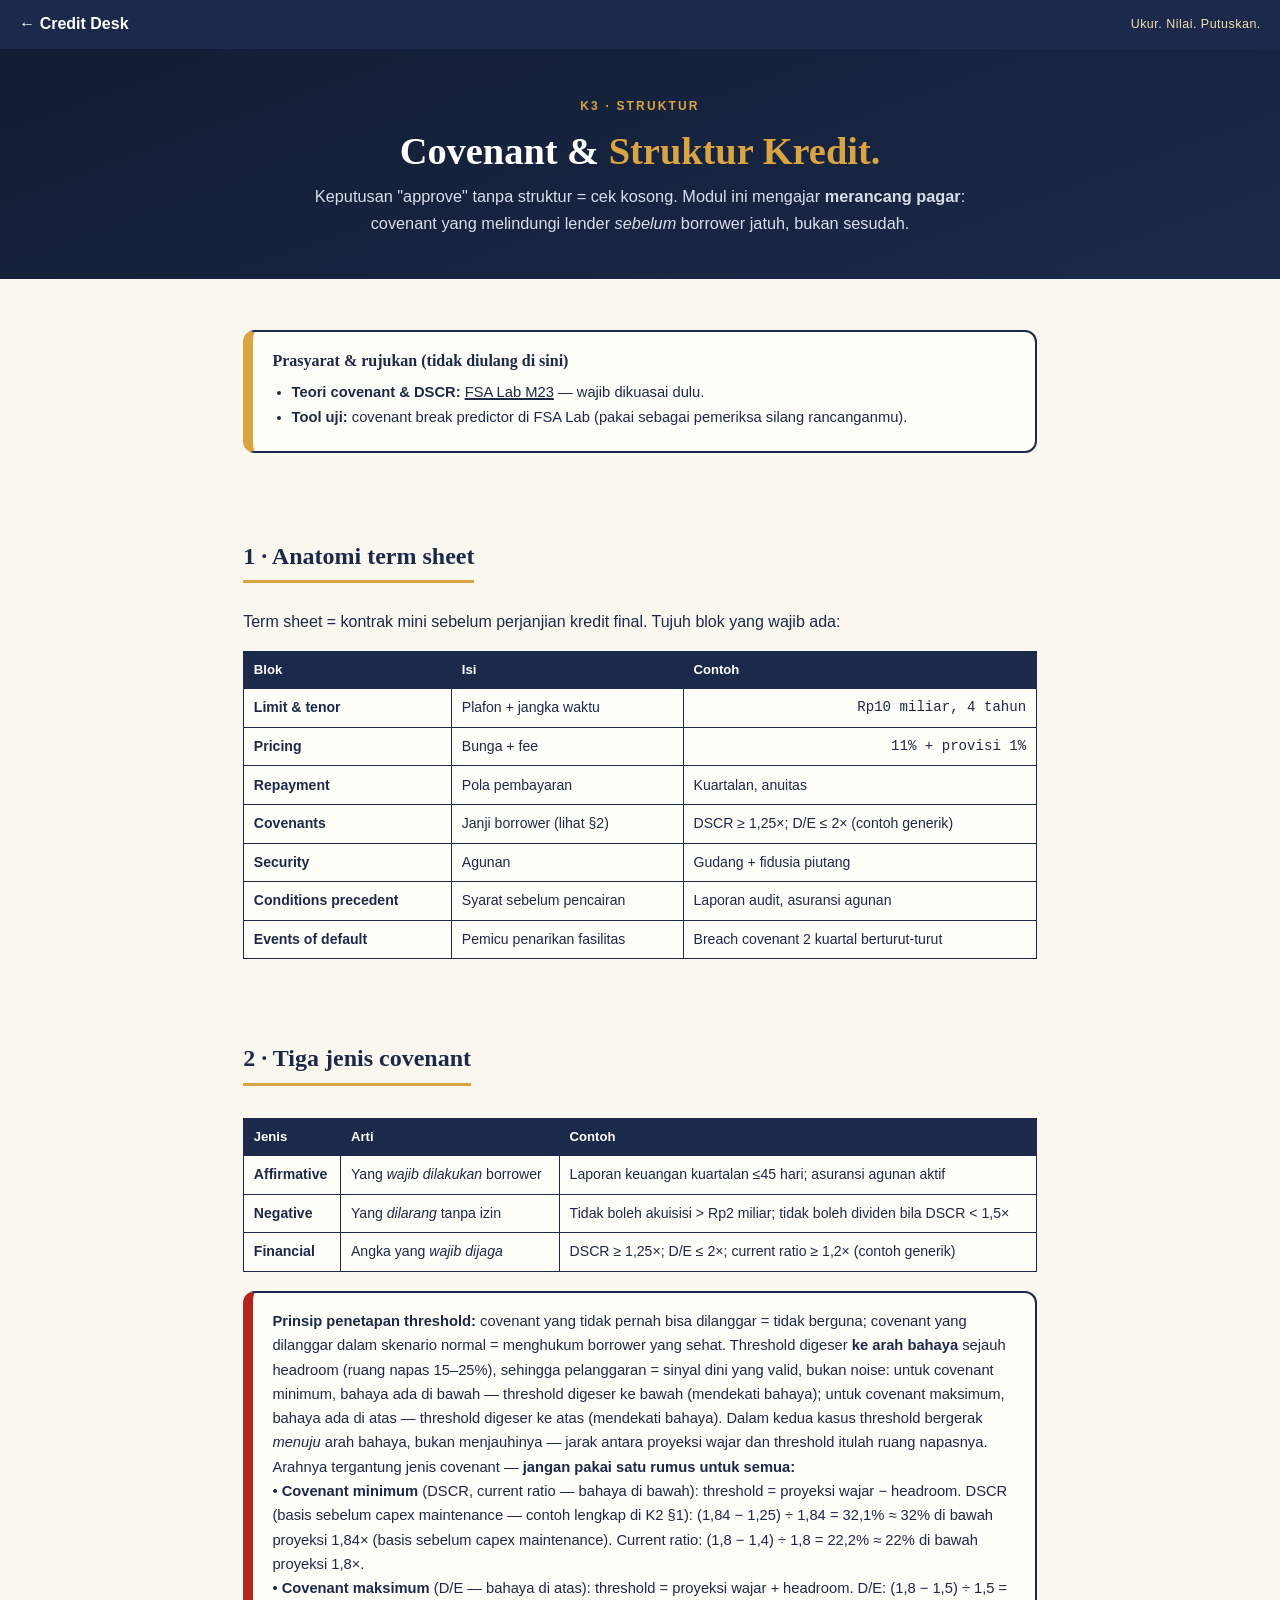
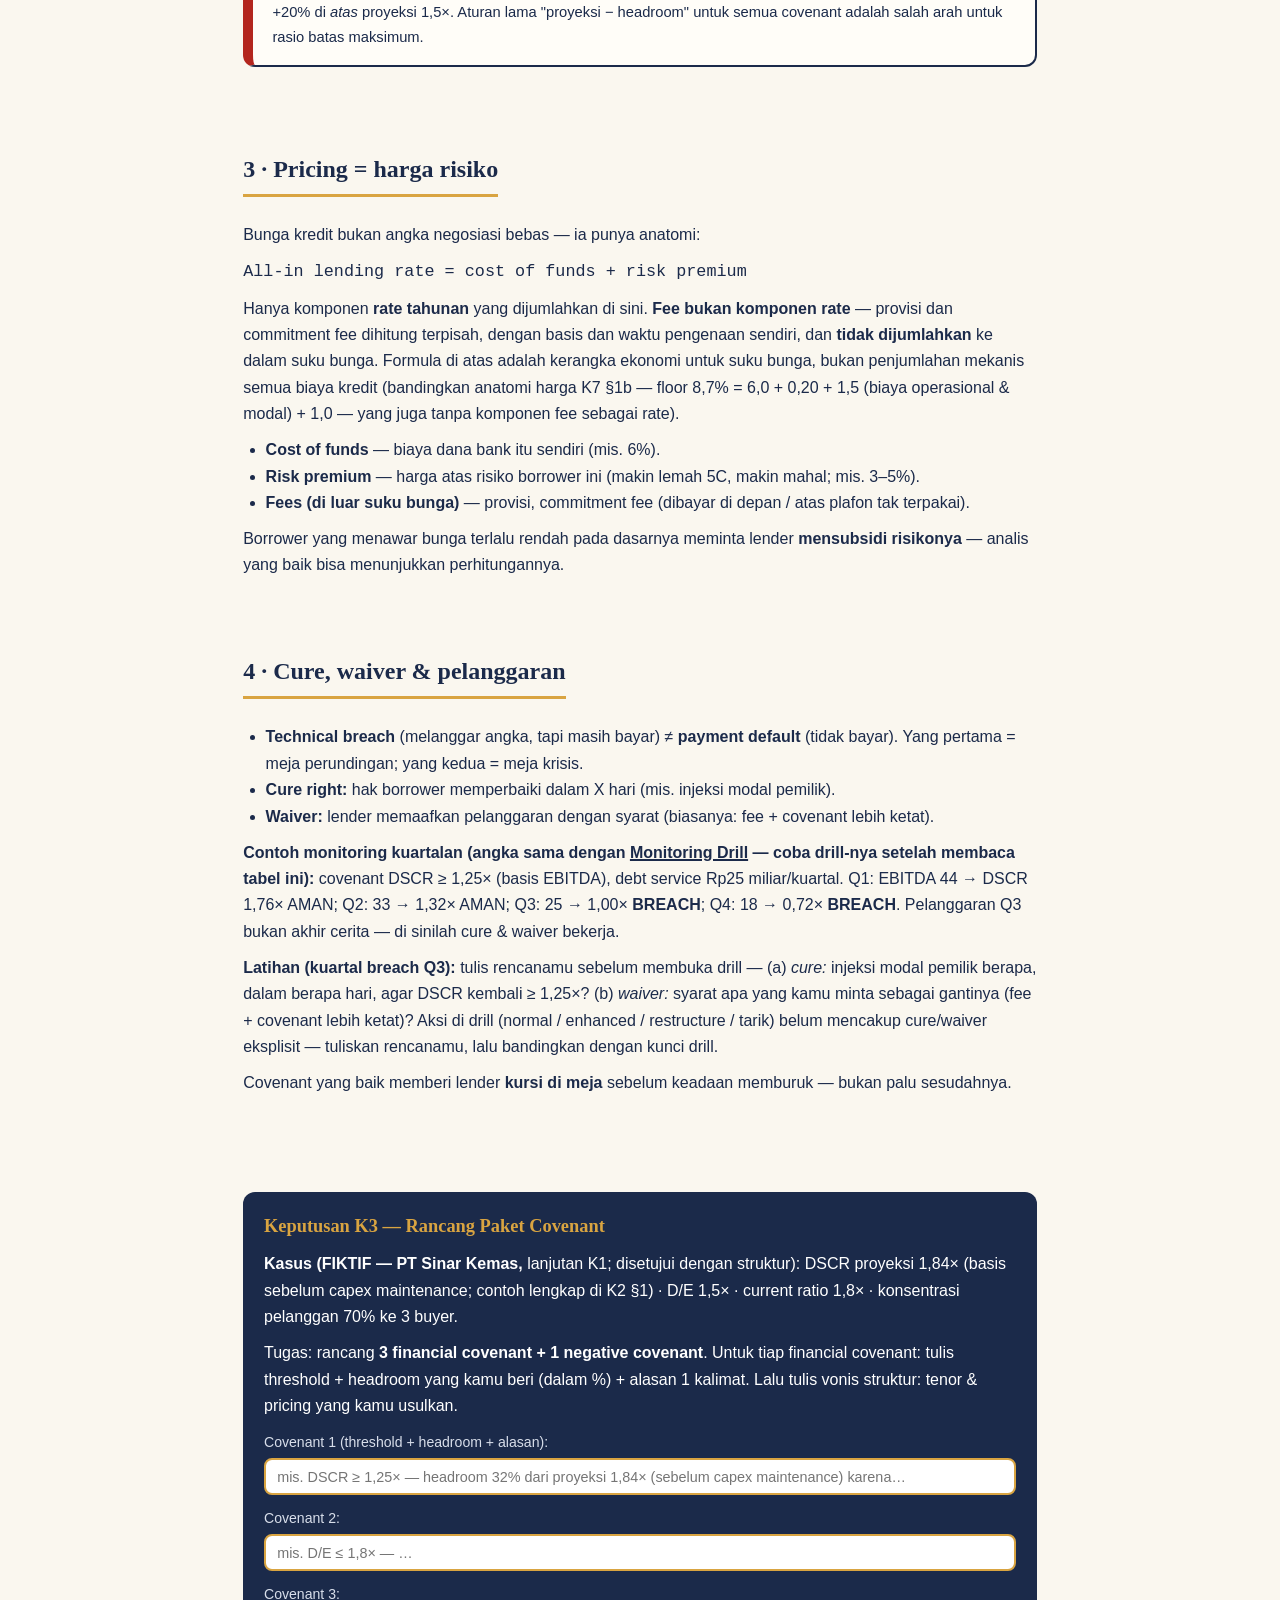
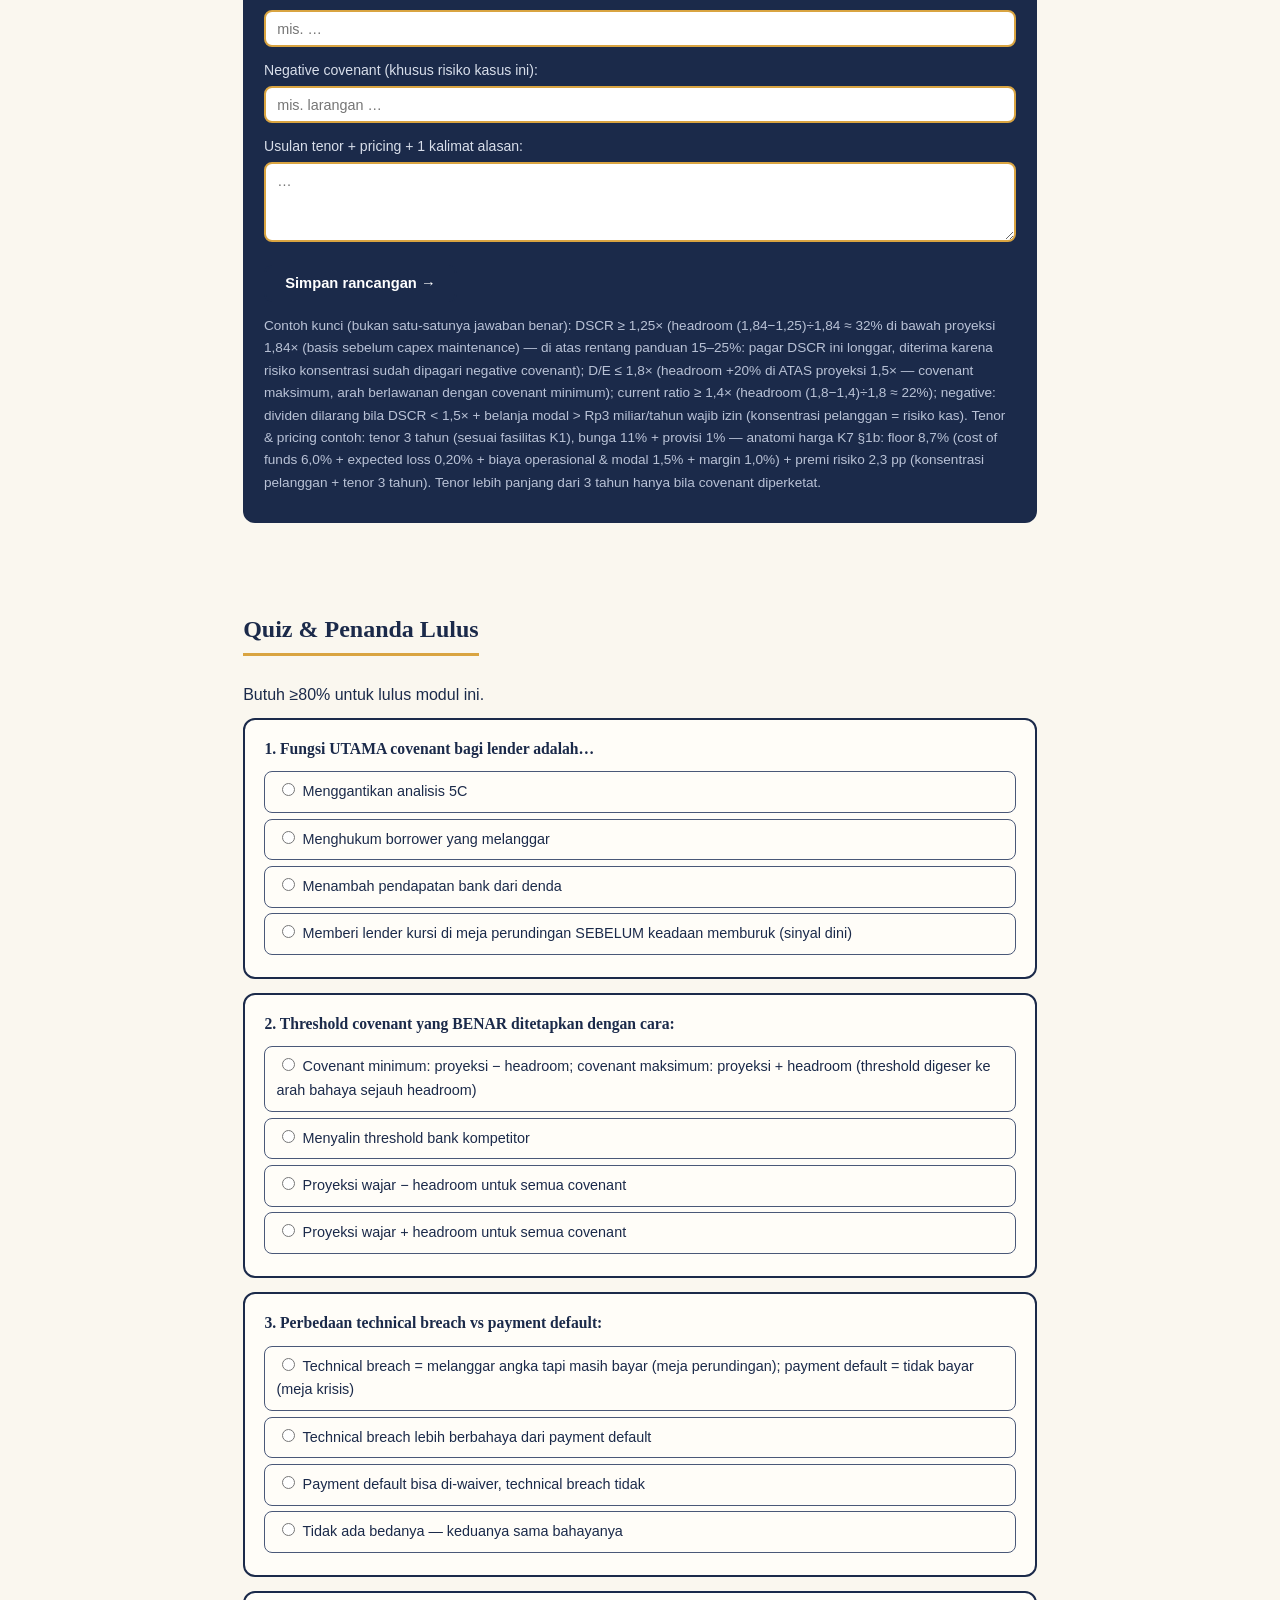
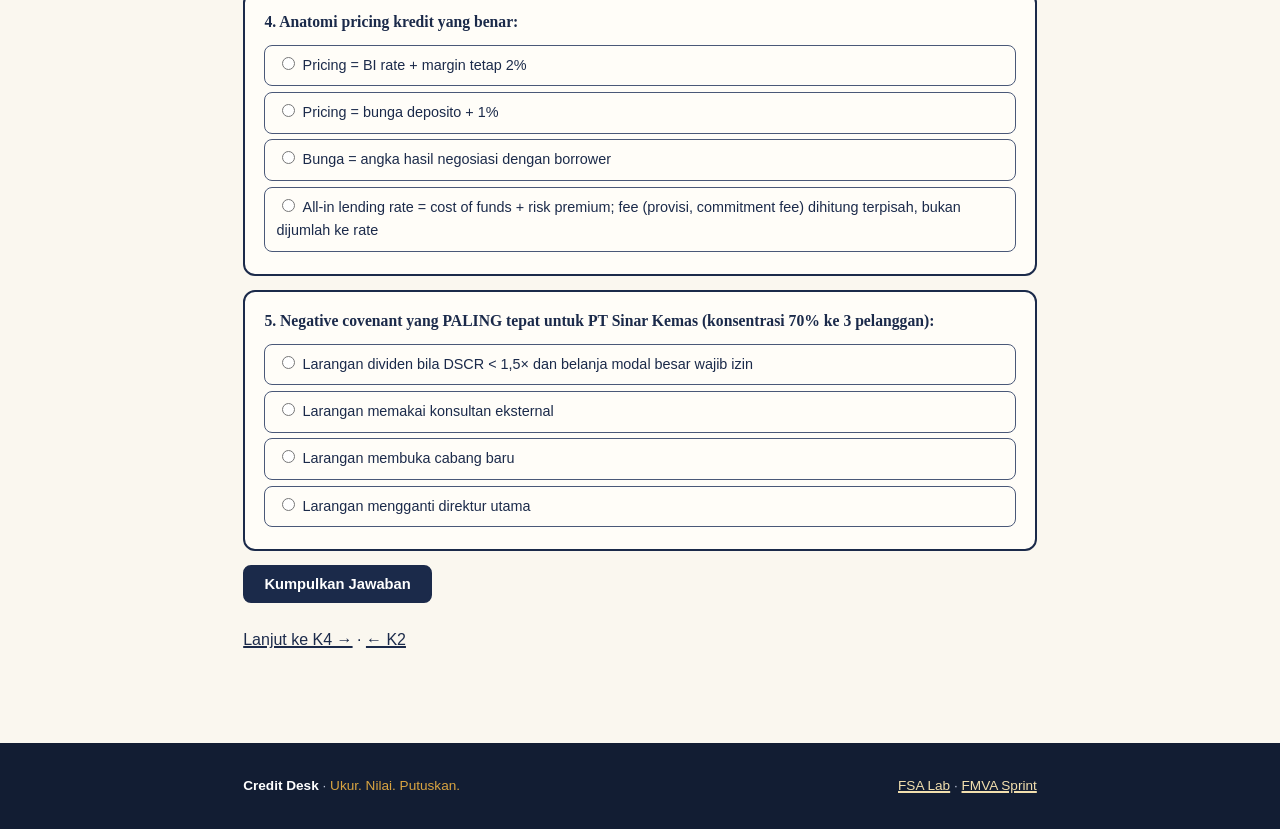
<file: k3/index.html>
<!DOCTYPE html>
<html lang="id">
<head>
<meta charset="UTF-8">
<meta name="viewport" content="width=device-width, initial-scale=1.0">
<title>K3 · Covenant &amp; Struktur Kredit · Credit Desk</title>
<meta name="description" content="K3 Credit Desk: anatomi term sheet, merancang paket covenant dengan headroom, dan pricing risiko kredit.">
<link rel="canonical" href="https://credit-desk-afy.pages.dev/k3/">
<link rel="stylesheet" href="/css/style.css">
</head>
<body>

<nav class="cd-nav">
  <a href="/">← Credit Desk</a>
  <span class="mantra">Ukur. Nilai. Putuskan.</span>
</nav>

<header class="cd-hero">
  <p class="kicker">K3 · Struktur</p>
  <h1>Covenant &amp; <em>Struktur Kredit.</em></h1>
  <p class="lede">Keputusan "approve" tanpa struktur = cek kosong. Modul ini mengajar <strong>merancang pagar</strong>: covenant yang melindungi lender <em>sebelum</em> borrower jatuh, bukan sesudah.</p>
</header>

<main class="wrap">

<section class="cd-sec">
  <div class="prereq">
    <h3>Prasyarat &amp; rujukan (tidak diulang di sini)</h3>
    <ul>
      <li><strong>Teori covenant &amp; DSCR:</strong> <a href="https://fsa-lab.pages.dev/modul-23/">FSA Lab M23</a> — wajib dikuasai dulu.</li>
      <li><strong>Tool uji:</strong> covenant break predictor di FSA Lab (pakai sebagai pemeriksa silang rancanganmu).</li>
    </ul>
  </div>
</section>

<section class="cd-sec">
  <h2>1 · Anatomi term sheet</h2>
  <p>Term sheet = kontrak mini sebelum perjanjian kredit final. Tujuh blok yang wajib ada:</p>
  <div class="tblwrap"><table class="stmt">
    <thead><tr><th>Blok</th><th>Isi</th><th>Contoh</th></tr></thead>
    <tbody>
      <tr><td><strong>Limit &amp; tenor</strong></td><td>Plafon + jangka waktu</td><td class="num">Rp10 miliar, 4 tahun</td></tr>
      <tr><td><strong>Pricing</strong></td><td>Bunga + fee</td><td class="num">11% + provisi 1%</td></tr>
      <tr><td><strong>Repayment</strong></td><td>Pola pembayaran</td><td>Kuartalan, anuitas</td></tr>
      <tr><td><strong>Covenants</strong></td><td>Janji borrower (lihat §2)</td><td>DSCR ≥ 1,25×; D/E ≤ 2× (contoh generik)</td></tr>
      <tr><td><strong>Security</strong></td><td>Agunan</td><td>Gudang + fidusia piutang</td></tr>
      <tr><td><strong>Conditions precedent</strong></td><td>Syarat sebelum pencairan</td><td>Laporan audit, asuransi agunan</td></tr>
      <tr><td><strong>Events of default</strong></td><td>Pemicu penarikan fasilitas</td><td>Breach covenant 2 kuartal berturut-turut</td></tr>
    </tbody>
  </table></div>
</section>

<section class="cd-sec">
  <h2>2 · Tiga jenis covenant</h2>
  <div class="tblwrap"><table class="stmt">
    <thead><tr><th>Jenis</th><th>Arti</th><th>Contoh</th></tr></thead>
    <tbody>
      <tr><td><strong>Affirmative</strong></td><td>Yang <em>wajib dilakukan</em> borrower</td><td>Laporan keuangan kuartalan ≤45 hari; asuransi agunan aktif</td></tr>
      <tr><td><strong>Negative</strong></td><td>Yang <em>dilarang</em> tanpa izin</td><td>Tidak boleh akuisisi &gt; Rp2 miliar; tidak boleh dividen bila DSCR &lt; 1,5×</td></tr>
      <tr><td><strong>Financial</strong></td><td>Angka yang <em>wajib dijaga</em></td><td>DSCR ≥ 1,25×; D/E ≤ 2×; current ratio ≥ 1,2× (contoh generik)</td></tr>
    </tbody>
  </table></div>
  <div class="honest"><strong>Prinsip penetapan threshold:</strong> covenant yang tidak pernah bisa dilanggar = tidak berguna; covenant yang dilanggar dalam skenario normal = menghukum borrower yang sehat. Threshold digeser <strong>ke arah bahaya</strong> sejauh headroom (ruang napas 15–25%), sehingga pelanggaran = sinyal dini yang valid, bukan noise: untuk covenant minimum, bahaya ada di bawah — threshold digeser ke bawah (mendekati bahaya); untuk covenant maksimum, bahaya ada di atas — threshold digeser ke atas (mendekati bahaya). Dalam kedua kasus threshold bergerak <em>menuju</em> arah bahaya, bukan menjauhinya — jarak antara proyeksi wajar dan threshold itulah ruang napasnya. Arahnya tergantung jenis covenant — <strong>jangan pakai satu rumus untuk semua:</strong><br>• <strong>Covenant minimum</strong> (DSCR, current ratio — bahaya di bawah): threshold = proyeksi wajar <em>−</em> headroom. DSCR (basis sebelum capex maintenance — contoh lengkap di K2 §1): (1,84 − 1,25) ÷ 1,84 = 32,1% ≈ 32% di bawah proyeksi 1,84× (basis sebelum capex maintenance). Current ratio: (1,8 − 1,4) ÷ 1,8 = 22,2% ≈ 22% di bawah proyeksi 1,8×.<br>• <strong>Covenant maksimum</strong> (D/E — bahaya di atas): threshold = proyeksi wajar <em>+</em> headroom. D/E: (1,8 − 1,5) ÷ 1,5 = +20% di <em>atas</em> proyeksi 1,5×. Aturan lama "proyeksi − headroom" untuk semua covenant adalah salah arah untuk rasio batas maksimum.</div>
</section>

<section class="cd-sec">
  <h2>3 · Pricing = harga risiko</h2>
  <p>Bunga kredit bukan angka negosiasi bebas — ia punya anatomi:</p>
  <p class="mono" style="font-size:1.05rem">All-in lending rate = cost of funds + risk premium</p>
  <p>Hanya komponen <strong>rate tahunan</strong> yang dijumlahkan di sini. <strong>Fee bukan komponen rate</strong> — provisi dan commitment fee dihitung terpisah, dengan basis dan waktu pengenaan sendiri, dan <strong>tidak dijumlahkan</strong> ke dalam suku bunga. Formula di atas adalah kerangka ekonomi untuk suku bunga, bukan penjumlahan mekanis semua biaya kredit (bandingkan anatomi harga K7 §1b — floor 8,7% = 6,0 + 0,20 + 1,5 (biaya operasional &amp; modal) + 1,0 — yang juga tanpa komponen fee sebagai rate).</p>
  <ul>
    <li><strong>Cost of funds</strong> — biaya dana bank itu sendiri (mis. 6%).</li>
    <li><strong>Risk premium</strong> — harga atas risiko borrower ini (makin lemah 5C, makin mahal; mis. 3–5%).</li>
    <li><strong>Fees (di luar suku bunga)</strong> — provisi, commitment fee (dibayar di depan / atas plafon tak terpakai).</li>
  </ul>
  <p>Borrower yang menawar bunga terlalu rendah pada dasarnya meminta lender <strong>mensubsidi risikonya</strong> — analis yang baik bisa menunjukkan perhitungannya.</p>
</section>

<section class="cd-sec">
  <h2>4 · Cure, waiver &amp; pelanggaran</h2>
  <ul>
    <li><strong>Technical breach</strong> (melanggar angka, tapi masih bayar) ≠ <strong>payment default</strong> (tidak bayar). Yang pertama = meja perundingan; yang kedua = meja krisis.</li>
    <li><strong>Cure right:</strong> hak borrower memperbaiki dalam X hari (mis. injeksi modal pemilik).</li>
    <li><strong>Waiver:</strong> lender memaafkan pelanggaran dengan syarat (biasanya: fee + covenant lebih ketat).</li>
  </ul>
  <p><strong>Contoh monitoring kuartalan (angka sama dengan <a href="../monitoring/">Monitoring Drill</a> — coba drill-nya setelah membaca tabel ini):</strong> covenant DSCR ≥ 1,25× (basis EBITDA), debt service Rp25 miliar/kuartal. Q1: EBITDA 44 → DSCR 1,76× AMAN; Q2: 33 → 1,32× AMAN; Q3: 25 → 1,00× <strong>BREACH</strong>; Q4: 18 → 0,72× <strong>BREACH</strong>. Pelanggaran Q3 bukan akhir cerita — di sinilah cure &amp; waiver bekerja.</p>
  <p><strong>Latihan (kuartal breach Q3):</strong> tulis rencanamu sebelum membuka drill — (a) <em>cure:</em> injeksi modal pemilik berapa, dalam berapa hari, agar DSCR kembali ≥ 1,25×? (b) <em>waiver:</em> syarat apa yang kamu minta sebagai gantinya (fee + covenant lebih ketat)? Aksi di drill (normal / enhanced / restructure / tarik) belum mencakup cure/waiver eksplisit — tuliskan rencanamu, lalu bandingkan dengan kunci drill.</p>
  <p>Covenant yang baik memberi lender <strong>kursi di meja</strong> sebelum keadaan memburuk — bukan palu sesudahnya.</p>
</section>

<section class="cd-sec">
  <div class="decision">
    <h3>Keputusan K3 — Rancang Paket Covenant</h3>
    <p><strong>Kasus (FIKTIF — PT Sinar Kemas,</strong> lanjutan K1; disetujui dengan struktur): DSCR proyeksi 1,84× (basis sebelum capex maintenance; contoh lengkap di K2 §1) · D/E 1,5× · current ratio 1,8× · konsentrasi pelanggan 70% ke 3 buyer.</p>
    <p>Tugas: rancang <strong>3 financial covenant + 1 negative covenant</strong>. Untuk tiap financial covenant: tulis threshold + headroom yang kamu beri (dalam %) + alasan 1 kalimat. Lalu tulis vonis struktur: tenor &amp; pricing yang kamu usulkan.</p>
    <label>Covenant 1 (threshold + headroom + alasan):</label>
    <input type="text" id="k3-c1" placeholder="mis. DSCR ≥ 1,25× — headroom 32% dari proyeksi 1,84× (sebelum capex maintenance) karena…">
    <label>Covenant 2:</label>
    <input type="text" id="k3-c2" placeholder="mis. D/E ≤ 1,8× — …">
    <label>Covenant 3:</label>
    <input type="text" id="k3-c3" placeholder="mis. …">
    <label>Negative covenant (khusus risiko kasus ini):</label>
    <input type="text" id="k3-neg" placeholder="mis. larangan …">
    <label>Usulan tenor + pricing + 1 kalimat alasan:</label>
    <textarea id="k3-struktur" placeholder="…"></textarea>
    <div class="btnrow"><button class="btn" id="k3-save">Simpan rancangan →</button><span class="okmsg" id="k3-ok"></span></div>
    <p style="font-size:.85rem;color:#B9C2D6;margin-top:.8rem">Contoh kunci (bukan satu-satunya jawaban benar): DSCR ≥ 1,25× (headroom (1,84−1,25)÷1,84 ≈ 32% di bawah proyeksi 1,84× (basis sebelum capex maintenance) — di atas rentang panduan 15–25%: pagar DSCR ini longgar, diterima karena risiko konsentrasi sudah dipagari negative covenant); D/E ≤ 1,8× (headroom +20% di ATAS proyeksi 1,5× — covenant maksimum, arah berlawanan dengan covenant minimum); current ratio ≥ 1,4× (headroom (1,8−1,4)÷1,8 ≈ 22%); negative: dividen dilarang bila DSCR &lt; 1,5× + belanja modal &gt; Rp3 miliar/tahun wajib izin (konsentrasi pelanggan = risiko kas). Tenor &amp; pricing contoh: tenor 3 tahun (sesuai fasilitas K1), bunga 11% + provisi 1% — anatomi harga K7 §1b: floor 8,7% (cost of funds 6,0% + expected loss 0,20% + biaya operasional &amp; modal 1,5% + margin 1,0%) + premi risiko 2,3 pp (konsentrasi pelanggan + tenor 3 tahun). Tenor lebih panjang dari 3 tahun hanya bila covenant diperketat.</p>
  </div>
</section>

<section class="cd-sec">
  <h2>Quiz &amp; Penanda Lulus</h2>
  <p>Butuh ≥80% untuk lulus modul ini.</p>
  <div id="quiz-wrap"></div>
  <div class="btnrow"><button class="btn" id="quiz-submit">Kumpulkan Jawaban</button></div>
  <div id="gate-box"></div>
  <p style="margin-top:1.5rem"><a href="/k4/">Lanjut ke K4 →</a> · <a href="/k2/">← K2</a></p>
</section>

</main>

<footer class="cd-foot">
  <div class="wrap">
    <div><strong style="color:#fff">Credit Desk</strong> · <span style="color:var(--amber)">Ukur. Nilai. Putuskan.</span></div>
    <div><a href="https://fsa-lab.pages.dev/">FSA Lab</a> · <a href="https://fmva-sprint.pages.dev/">FMVA Sprint</a></div>
  </div>
</footer>

<script src="/js/parse-id.js"></script>
<script src="/js/quiz.js"></script>
<script src="/js/k3.js"></script>
</body>
</html>
</file>
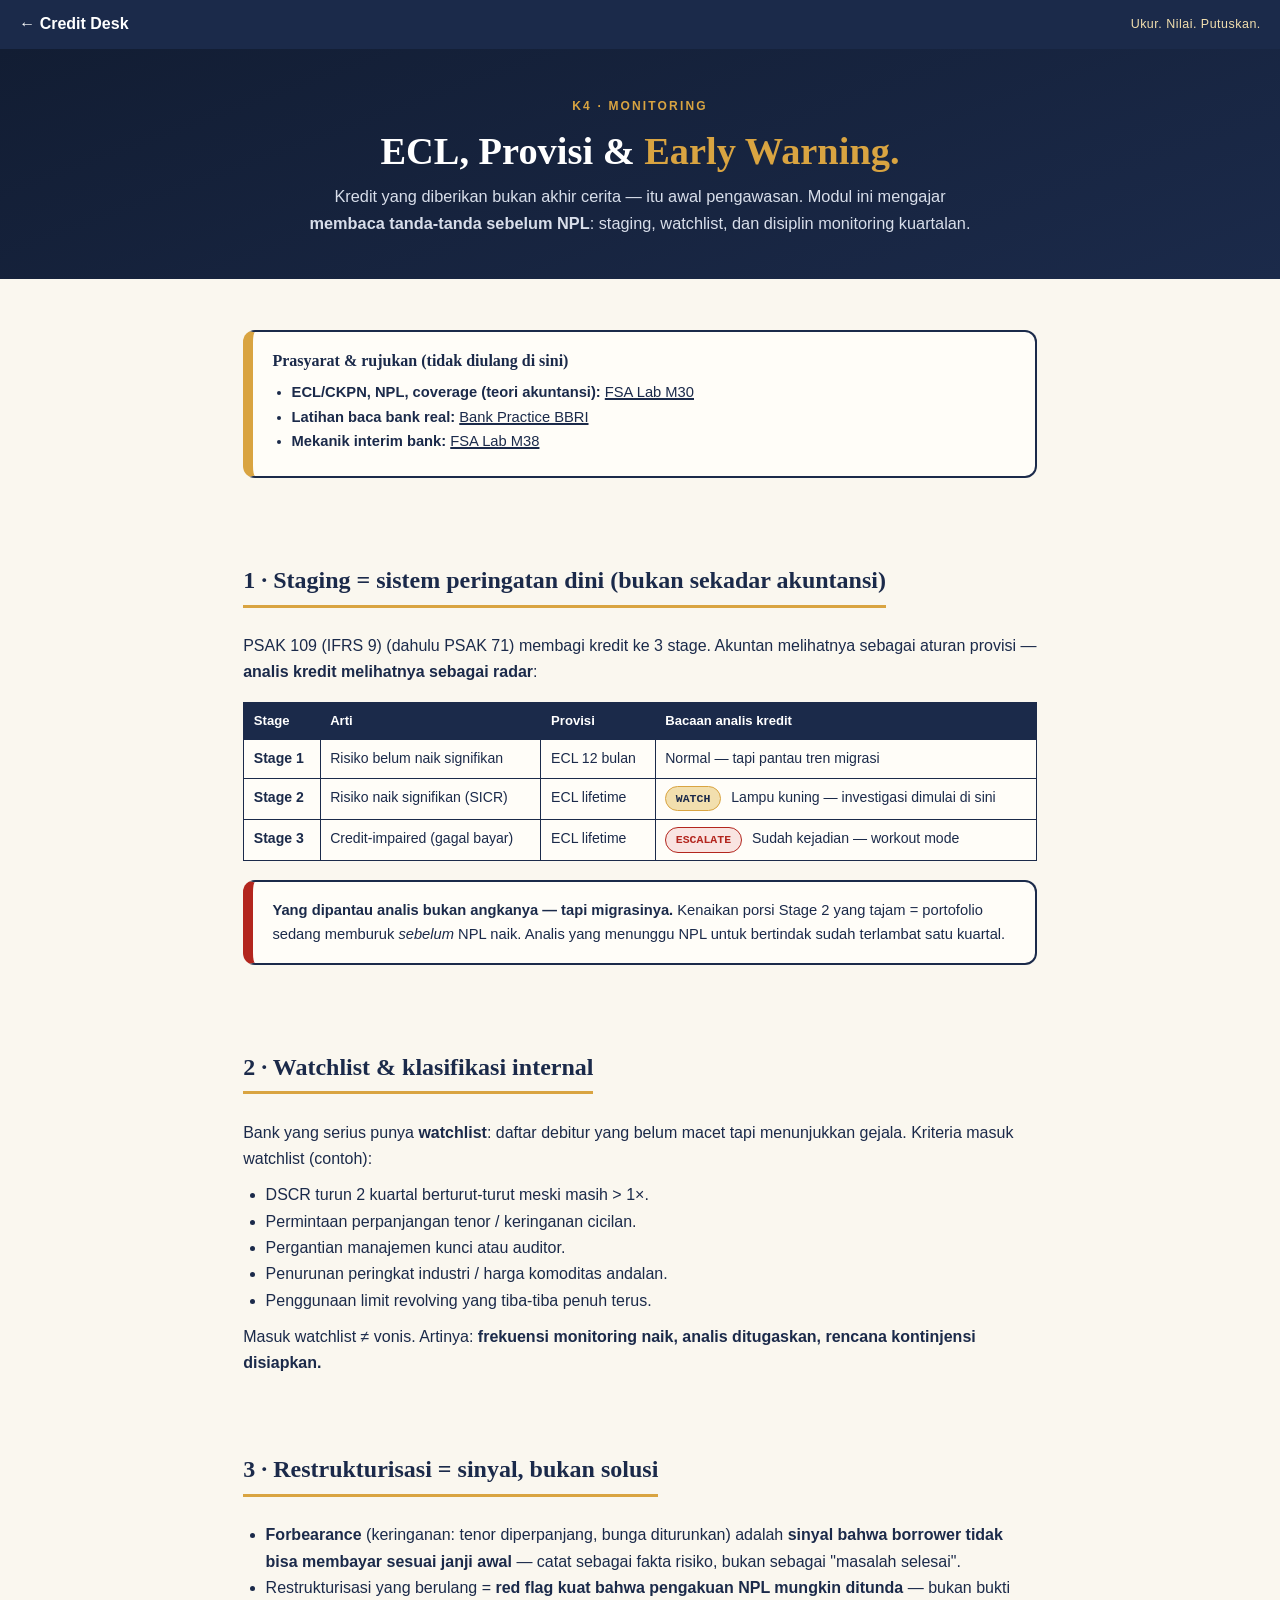
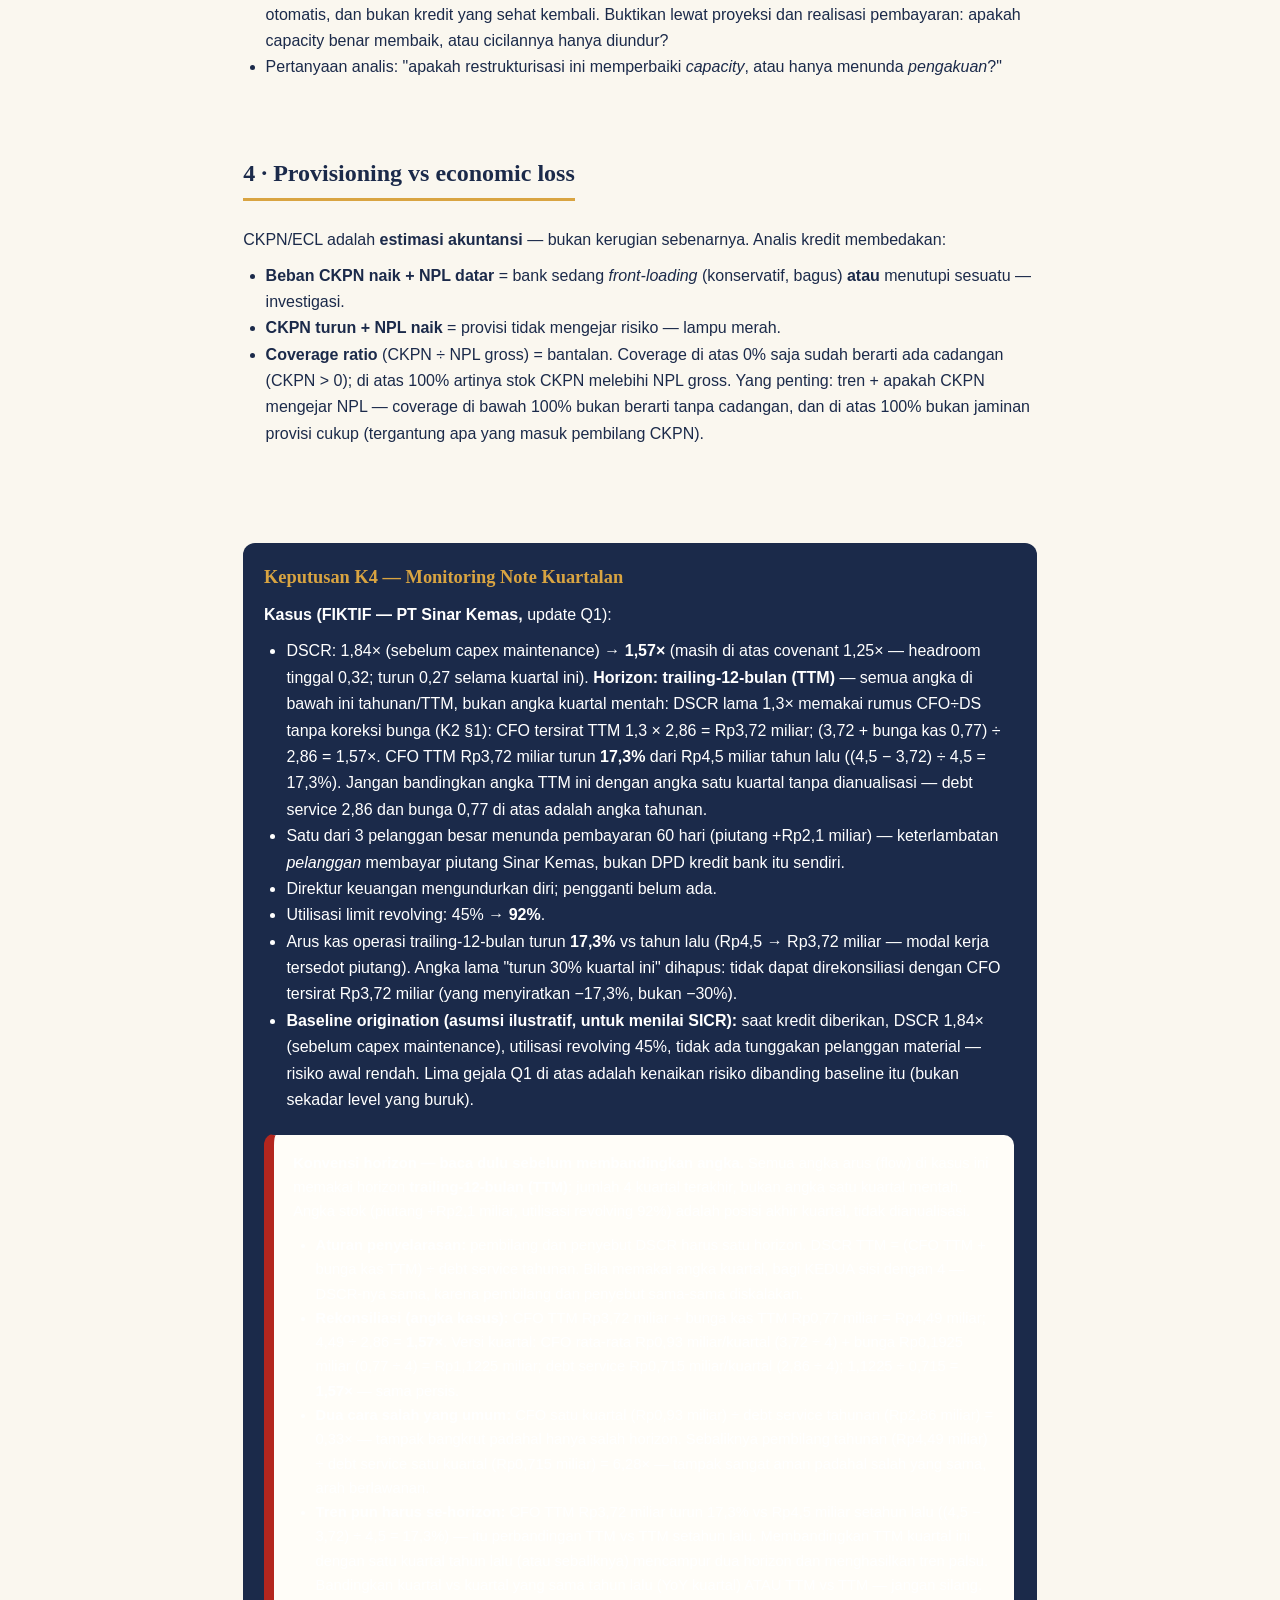
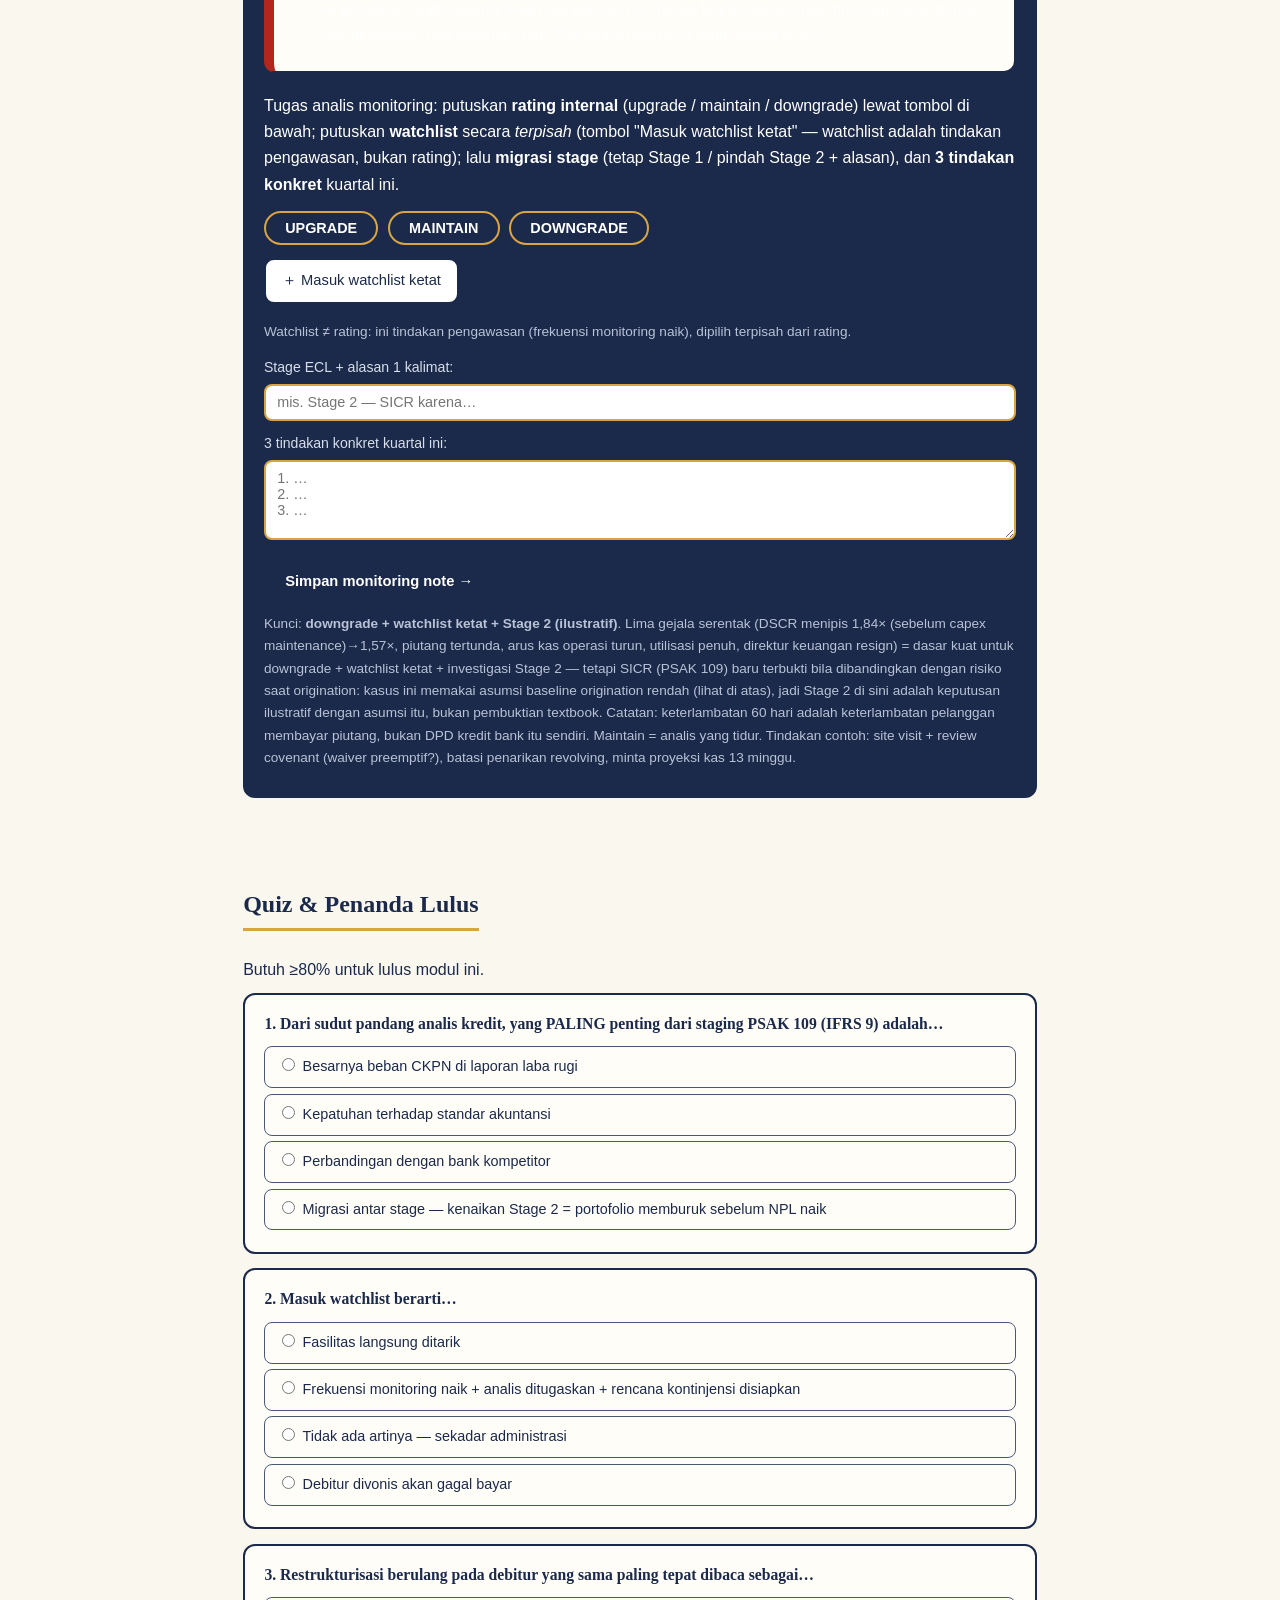
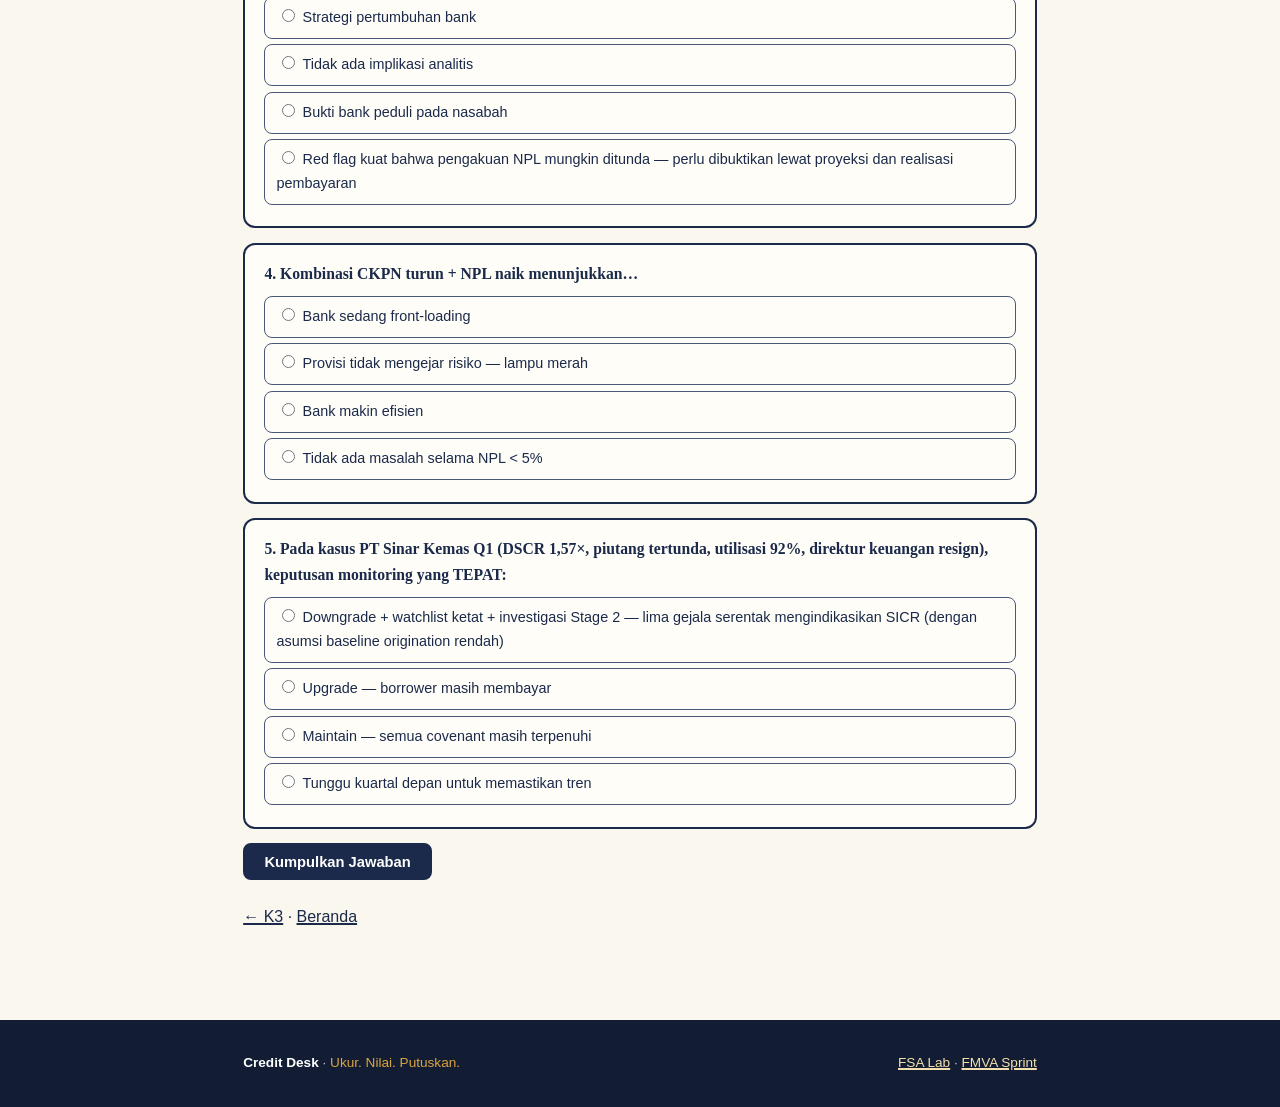
<file: k4/index.html>
<!DOCTYPE html>
<html lang="id">
<head>
<meta charset="UTF-8">
<meta name="viewport" content="width=device-width, initial-scale=1.0">
<title>K4 · ECL, Provisi &amp; Early Warning · Credit Desk</title>
<meta name="description" content="K4 Credit Desk: staging PSAK 109 (IFRS 9) sebagai sistem peringatan dini, watchlist, sinyal restrukturisasi, dan monitoring note.">
<link rel="canonical" href="https://credit-desk-afy.pages.dev/k4/">
<link rel="stylesheet" href="/css/style.css">
</head>
<body>

<nav class="cd-nav">
  <a href="/">← Credit Desk</a>
  <span class="mantra">Ukur. Nilai. Putuskan.</span>
</nav>

<header class="cd-hero">
  <p class="kicker">K4 · Monitoring</p>
  <h1>ECL, Provisi &amp; <em>Early Warning.</em></h1>
  <p class="lede">Kredit yang diberikan bukan akhir cerita — itu awal pengawasan. Modul ini mengajar <strong>membaca tanda-tanda sebelum NPL</strong>: staging, watchlist, dan disiplin monitoring kuartalan.</p>
</header>

<main class="wrap">

<section class="cd-sec">
  <div class="prereq">
    <h3>Prasyarat &amp; rujukan (tidak diulang di sini)</h3>
    <ul>
      <li><strong>ECL/CKPN, NPL, coverage (teori akuntansi):</strong> <a href="https://fsa-lab.pages.dev/modul-30/">FSA Lab M30</a></li>
      <li><strong>Latihan baca bank real:</strong> <a href="https://fsa-lab.pages.dev/bedah-sendiri/bbri/">Bank Practice BBRI</a></li>
      <li><strong>Mekanik interim bank:</strong> <a href="https://fsa-lab.pages.dev/modul-38/">FSA Lab M38</a></li>
    </ul>
  </div>
</section>

<section class="cd-sec">
  <h2>1 · Staging = sistem peringatan dini (bukan sekadar akuntansi)</h2>
  <p>PSAK 109 (IFRS 9) (dahulu PSAK 71) membagi kredit ke 3 stage. Akuntan melihatnya sebagai aturan provisi — <strong>analis kredit melihatnya sebagai radar</strong>:</p>
  <div class="tblwrap"><table class="stmt">
    <thead><tr><th>Stage</th><th>Arti</th><th>Provisi</th><th>Bacaan analis kredit</th></tr></thead>
    <tbody>
      <tr><td><strong>Stage 1</strong></td><td>Risiko belum naik signifikan</td><td>ECL 12 bulan</td><td>Normal — tapi pantau tren migrasi</td></tr>
      <tr><td><strong>Stage 2</strong></td><td>Risiko naik signifikan (SICR)</td><td>ECL lifetime</td><td><span class="tag watch">WATCH</span> Lampu kuning — investigasi dimulai di sini</td></tr>
      <tr><td><strong>Stage 3</strong></td><td>Credit-impaired (gagal bayar)</td><td>ECL lifetime</td><td><span class="tag reject">ESCALATE</span> Sudah kejadian — workout mode</td></tr>
    </tbody>
  </table></div>
  <div class="honest"><strong>Yang dipantau analis bukan angkanya — tapi migrasinya.</strong> Kenaikan porsi Stage 2 yang tajam = portofolio sedang memburuk <em>sebelum</em> NPL naik. Analis yang menunggu NPL untuk bertindak sudah terlambat satu kuartal.</div>
</section>

<section class="cd-sec">
  <h2>2 · Watchlist &amp; klasifikasi internal</h2>
  <p>Bank yang serius punya <strong>watchlist</strong>: daftar debitur yang belum macet tapi menunjukkan gejala. Kriteria masuk watchlist (contoh):</p>
  <ul>
    <li>DSCR turun 2 kuartal berturut-turut meski masih &gt; 1×.</li>
    <li>Permintaan perpanjangan tenor / keringanan cicilan.</li>
    <li>Pergantian manajemen kunci atau auditor.</li>
    <li>Penurunan peringkat industri / harga komoditas andalan.</li>
    <li>Penggunaan limit revolving yang tiba-tiba penuh terus.</li>
  </ul>
  <p>Masuk watchlist ≠ vonis. Artinya: <strong>frekuensi monitoring naik, analis ditugaskan, rencana kontinjensi disiapkan.</strong></p>
</section>

<section class="cd-sec">
  <h2>3 · Restrukturisasi = sinyal, bukan solusi</h2>
  <ul>
    <li><strong>Forbearance</strong> (keringanan: tenor diperpanjang, bunga diturunkan) adalah <strong>sinyal bahwa borrower tidak bisa membayar sesuai janji awal</strong> — catat sebagai fakta risiko, bukan sebagai "masalah selesai".</li>
    <li>Restrukturisasi yang berulang = <strong>red flag kuat bahwa pengakuan NPL mungkin ditunda</strong> — bukan bukti otomatis, dan bukan kredit yang sehat kembali. Buktikan lewat proyeksi dan realisasi pembayaran: apakah capacity benar membaik, atau cicilannya hanya diundur?</li>
    <li>Pertanyaan analis: "apakah restrukturisasi ini memperbaiki <em>capacity</em>, atau hanya menunda <em>pengakuan</em>?"</li>
  </ul>
</section>

<section class="cd-sec">
  <h2>4 · Provisioning vs economic loss</h2>
  <p>CKPN/ECL adalah <strong>estimasi akuntansi</strong> — bukan kerugian sebenarnya. Analis kredit membedakan:</p>
  <ul>
    <li><strong>Beban CKPN naik + NPL datar</strong> = bank sedang <em>front-loading</em> (konservatif, bagus) <strong>atau</strong> menutupi sesuatu — investigasi.</li>
    <li><strong>CKPN turun + NPL naik</strong> = provisi tidak mengejar risiko — lampu merah.</li>
    <li><strong>Coverage ratio</strong> (CKPN ÷ NPL gross) = bantalan. Coverage di atas 0% saja sudah berarti ada cadangan (CKPN &gt; 0); di atas 100% artinya stok CKPN melebihi NPL gross. Yang penting: tren + apakah CKPN mengejar NPL — coverage di bawah 100% bukan berarti tanpa cadangan, dan di atas 100% bukan jaminan provisi cukup (tergantung apa yang masuk pembilang CKPN).</li>
  </ul>
</section>

<section class="cd-sec">
  <div class="decision">
    <h3>Keputusan K4 — Monitoring Note Kuartalan</h3>
    <p><strong>Kasus (FIKTIF — PT Sinar Kemas,</strong> update Q1):</p>
    <ul>
      <li>DSCR: 1,84× (sebelum capex maintenance) → <strong>1,57×</strong> (masih di atas covenant 1,25× — headroom tinggal 0,32; turun 0,27 selama kuartal ini). <strong>Horizon: trailing-12-bulan (TTM)</strong> — semua angka di bawah ini tahunan/TTM, bukan angka kuartal mentah: DSCR lama 1,3× memakai rumus CFO÷DS tanpa koreksi bunga (K2 §1): CFO tersirat TTM 1,3 × 2,86 = Rp3,72 miliar; (3,72 + bunga kas 0,77) ÷ 2,86 = 1,57×. CFO TTM Rp3,72 miliar turun <strong>17,3%</strong> dari Rp4,5 miliar tahun lalu ((4,5 − 3,72) ÷ 4,5 = 17,3%). Jangan bandingkan angka TTM ini dengan angka satu kuartal tanpa dianualisasi — debt service 2,86 dan bunga 0,77 di atas adalah angka tahunan.</li>
      <li>Satu dari 3 pelanggan besar menunda pembayaran 60 hari (piutang +Rp2,1 miliar) — keterlambatan <em>pelanggan</em> membayar piutang Sinar Kemas, bukan DPD kredit bank itu sendiri.</li>
      <li>Direktur keuangan mengundurkan diri; pengganti belum ada.</li>
      <li>Utilisasi limit revolving: 45% → <strong>92%</strong>.</li>
      <li>Arus kas operasi trailing-12-bulan turun <strong>17,3%</strong> vs tahun lalu (Rp4,5 → Rp3,72 miliar — modal kerja tersedot piutang). Angka lama "turun 30% kuartal ini" dihapus: tidak dapat direkonsiliasi dengan CFO tersirat Rp3,72 miliar (yang menyiratkan −17,3%, bukan −30%).</li>
      <li><strong>Baseline origination (asumsi ilustratif, untuk menilai SICR):</strong> saat kredit diberikan, DSCR 1,84× (sebelum capex maintenance), utilisasi revolving 45%, tidak ada tunggakan pelanggan material — risiko awal rendah. Lima gejala Q1 di atas adalah kenaikan risiko dibanding baseline itu (bukan sekadar level yang buruk).</li>
    </ul>
    <div class="honest">
      <strong>Konvensi horizon — baca dulu sebelum membandingkan angka.</strong>
      Semua angka arus (flow) di kasus ini memakai horizon <strong>trailing-12-bulan (TTM)</strong>: jumlah 4 kuartal terakhir, bukan angka satu kuartal mentah. Angka stok (piutang +Rp2,1 miliar, utilisasi revolving 92%) adalah posisi akhir kuartal, tidak dianualisasi.
      <ul>
        <li><strong>Aturan penyelarasan:</strong> pembilang dan penyebut DSCR harus satu horizon. DSCR TTM = (CFO TTM + bunga kas TTM) ÷ debt service tahunan. Bila memakai angka kuartal, bagi KEDUA sisi dengan 4 — DSCR-nya sama, karena pembilang dan penyebut sama-sama diskalakan.</li>
        <li><strong>Rekonsiliasi (angka kasus):</strong> CFO TTM Rp3,72 miliar + bunga kas TTM Rp0,77 miliar = Rp4,49 miliar; 4,49 ÷ 2,86 = <strong>1,57×</strong>. Versi kuartal: CFO rata-rata Rp0,93 miliar/kuartal (3,72 ÷ 4) + bunga Rp0,1925 miliar (0,77 ÷ 4) = Rp1,1225 miliar; debt service Rp0,715 miliar/kuartal (2,86 ÷ 4); 1,1225 ÷ 0,715 = <strong>1,57×</strong> — sama persis.</li>
        <li><strong>Dua cara salah yang umum:</strong> CFO satu kuartal (Rp0,93 miliar) ÷ debt service tahunan (Rp2,86 miliar) = 0,33× — tampak bangkrut padahal hanya salah horizon. Sebaliknya pembilang tahunan (Rp4,49 miliar) ÷ debt service satu kuartal (Rp0,715 miliar) = 6,28× — tampak sangat aman padahal salah yang sama, arah berlawanan.</li>
        <li><strong>Tren pun harus se-horizon:</strong> CFO TTM Rp3,72 miliar turun 17,3% vs Rp4,5 miliar setahun lalu ((4,5 − 3,72) ÷ 4,5 = 17,3%) — itu perbandingan TTM vs TTM setahun lalu. Membandingkan TTM kuartal ini dengan satu kuartal tahun lalu (atau sebaliknya) mencampur dua horizon dan menghasilkan tren palsu. Bandingkan kuartal vs kuartal yang sama tahun lalu (YoY kuartal) ATAU TTM vs TTM — jangan silang. Pengecualian: angka kuartal boleh dianualisasi (×4) hanya bila bisnisnya tidak musiman; Sinar Kemas tidak dinyatakan non-musiman, jadi TTM adalah konvensi yang dipakai di sini.</li>
      </ul>
    </div>
    <p>Tugas analis monitoring: putuskan <strong>rating internal</strong> (upgrade / maintain / downgrade) lewat tombol di bawah; putuskan <strong>watchlist</strong> secara <em>terpisah</em> (tombol "Masuk watchlist ketat" — watchlist adalah tindakan pengawasan, bukan rating); lalu <strong>migrasi stage</strong> (tetap Stage 1 / pindah Stage 2 + alasan), dan <strong>3 tindakan konkret</strong> kuartal ini.</p>
    <div class="verdict-row">
      <button class="verdict" data-v="upgrade">UPGRADE</button>
      <button class="verdict" data-v="maintain">MAINTAIN</button>
      <button class="verdict" data-v="downgrade">DOWNGRADE</button>
    </div>
    <div class="verdict-row">
      <button class="cd-opt" id="k4-watchlist" style="width:auto">＋ Masuk watchlist ketat</button>
      <span style="font-size:.85rem;color:#B9C2D6;align-self:center">Watchlist ≠ rating: ini tindakan pengawasan (frekuensi monitoring naik), dipilih terpisah dari rating.</span>
    </div>
    <label>Stage ECL + alasan 1 kalimat:</label>
    <input type="text" id="k4-stage" placeholder="mis. Stage 2 — SICR karena…">
    <label>3 tindakan konkret kuartal ini:</label>
    <textarea id="k4-tindakan" placeholder="1. …&#10;2. …&#10;3. …"></textarea>
    <div class="btnrow"><button class="btn" id="k4-save">Simpan monitoring note →</button><span class="okmsg" id="k4-ok"></span></div>
    <p style="font-size:.85rem;color:#B9C2D6;margin-top:.8rem">Kunci: <strong>downgrade + watchlist ketat + Stage 2 (ilustratif)</strong>. Lima gejala serentak (DSCR menipis 1,84× (sebelum capex maintenance)→1,57×, piutang tertunda, arus kas operasi turun, utilisasi penuh, direktur keuangan resign) = dasar kuat untuk downgrade + watchlist ketat + investigasi Stage 2 — tetapi SICR (PSAK 109) baru terbukti bila dibandingkan dengan risiko saat origination: kasus ini memakai asumsi baseline origination rendah (lihat di atas), jadi Stage 2 di sini adalah keputusan ilustratif dengan asumsi itu, bukan pembuktian textbook. Catatan: keterlambatan 60 hari adalah keterlambatan pelanggan membayar piutang, bukan DPD kredit bank itu sendiri. Maintain = analis yang tidur. Tindakan contoh: site visit + review covenant (waiver preemptif?), batasi penarikan revolving, minta proyeksi kas 13 minggu.</p>
  </div>
</section>

<section class="cd-sec">
  <h2>Quiz &amp; Penanda Lulus</h2>
  <p>Butuh ≥80% untuk lulus modul ini.</p>
  <div id="quiz-wrap"></div>
  <div class="btnrow"><button class="btn" id="quiz-submit">Kumpulkan Jawaban</button></div>
  <div id="gate-box"></div>
  <p style="margin-top:1.5rem"><a href="/k3/">← K3</a> · <a href="/">Beranda</a></p>
</section>

</main>

<footer class="cd-foot">
  <div class="wrap">
    <div><strong style="color:#fff">Credit Desk</strong> · <span style="color:var(--amber)">Ukur. Nilai. Putuskan.</span></div>
    <div><a href="https://fsa-lab.pages.dev/">FSA Lab</a> · <a href="https://fmva-sprint.pages.dev/">FMVA Sprint</a></div>
  </div>
</footer>

<script src="/js/parse-id.js"></script>
<script src="/js/quiz.js"></script>
<script src="/js/k4.js"></script>
</body>
</html>
</file>
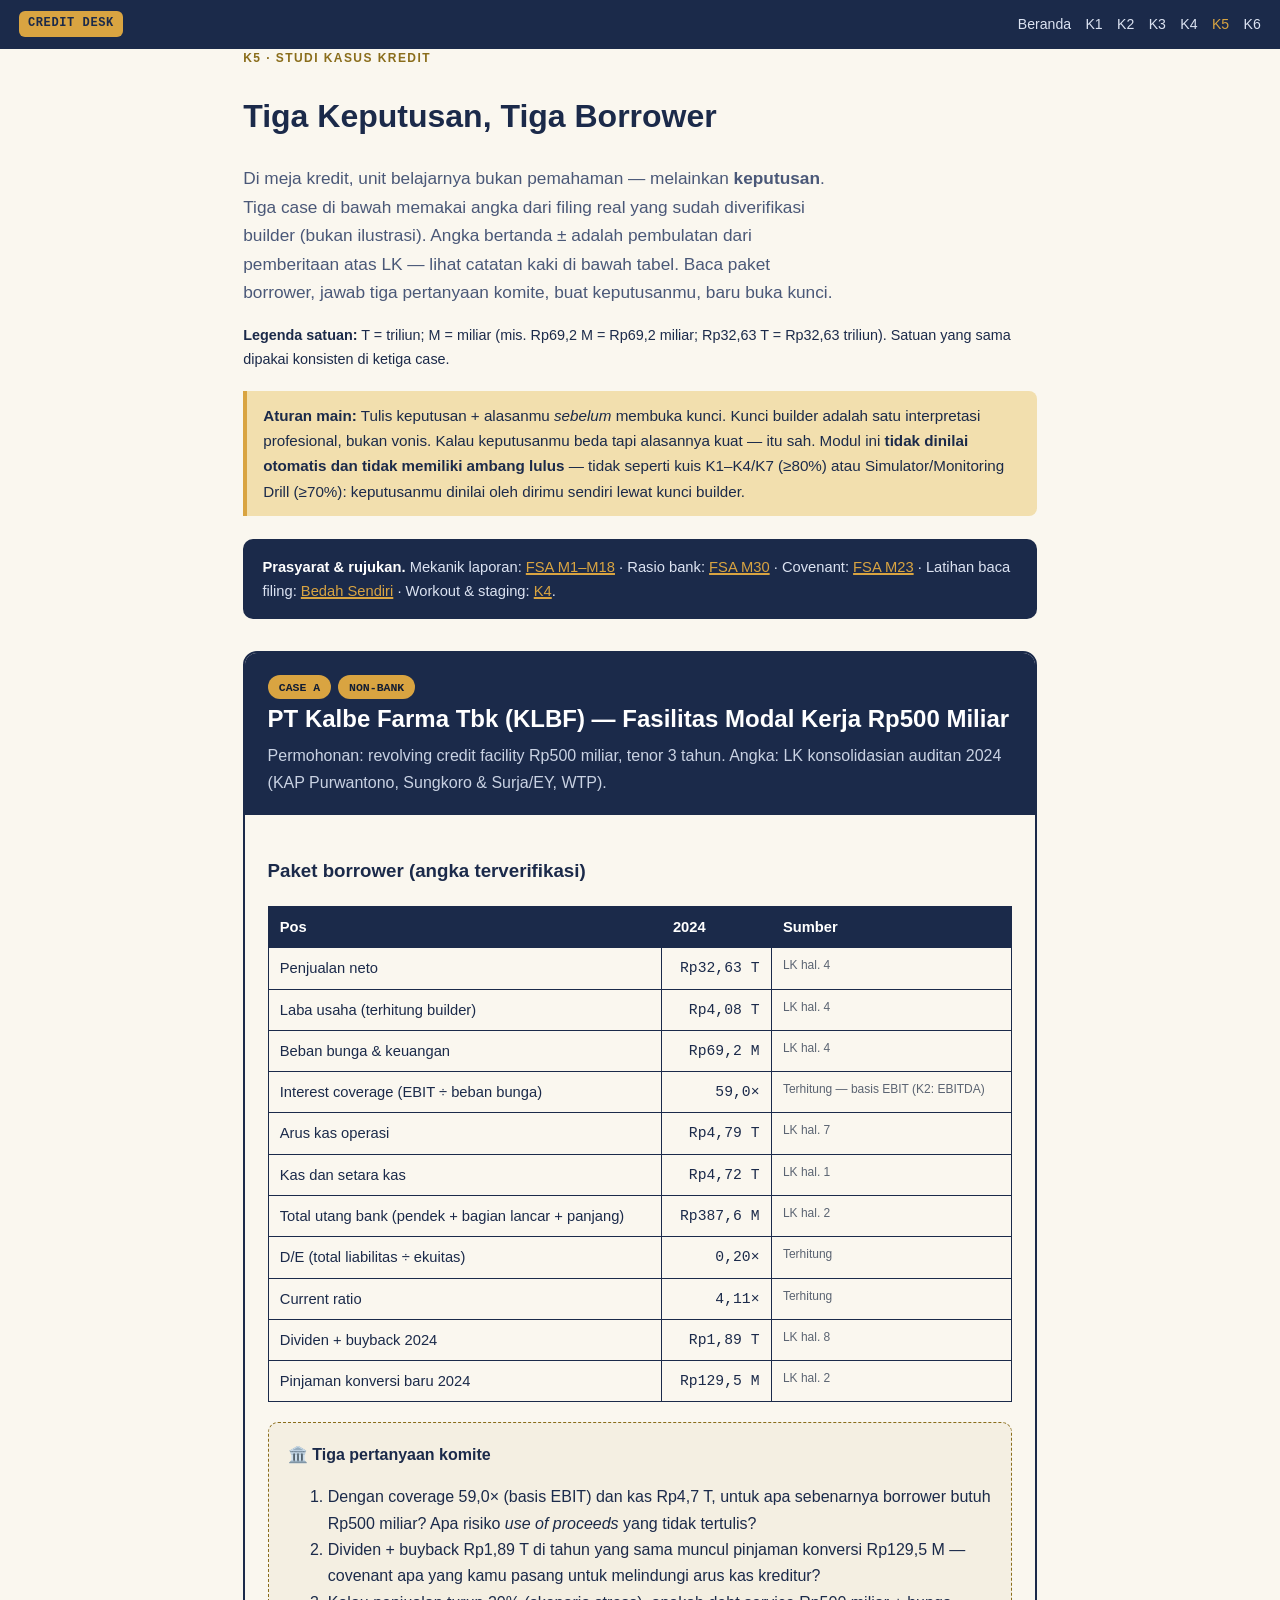
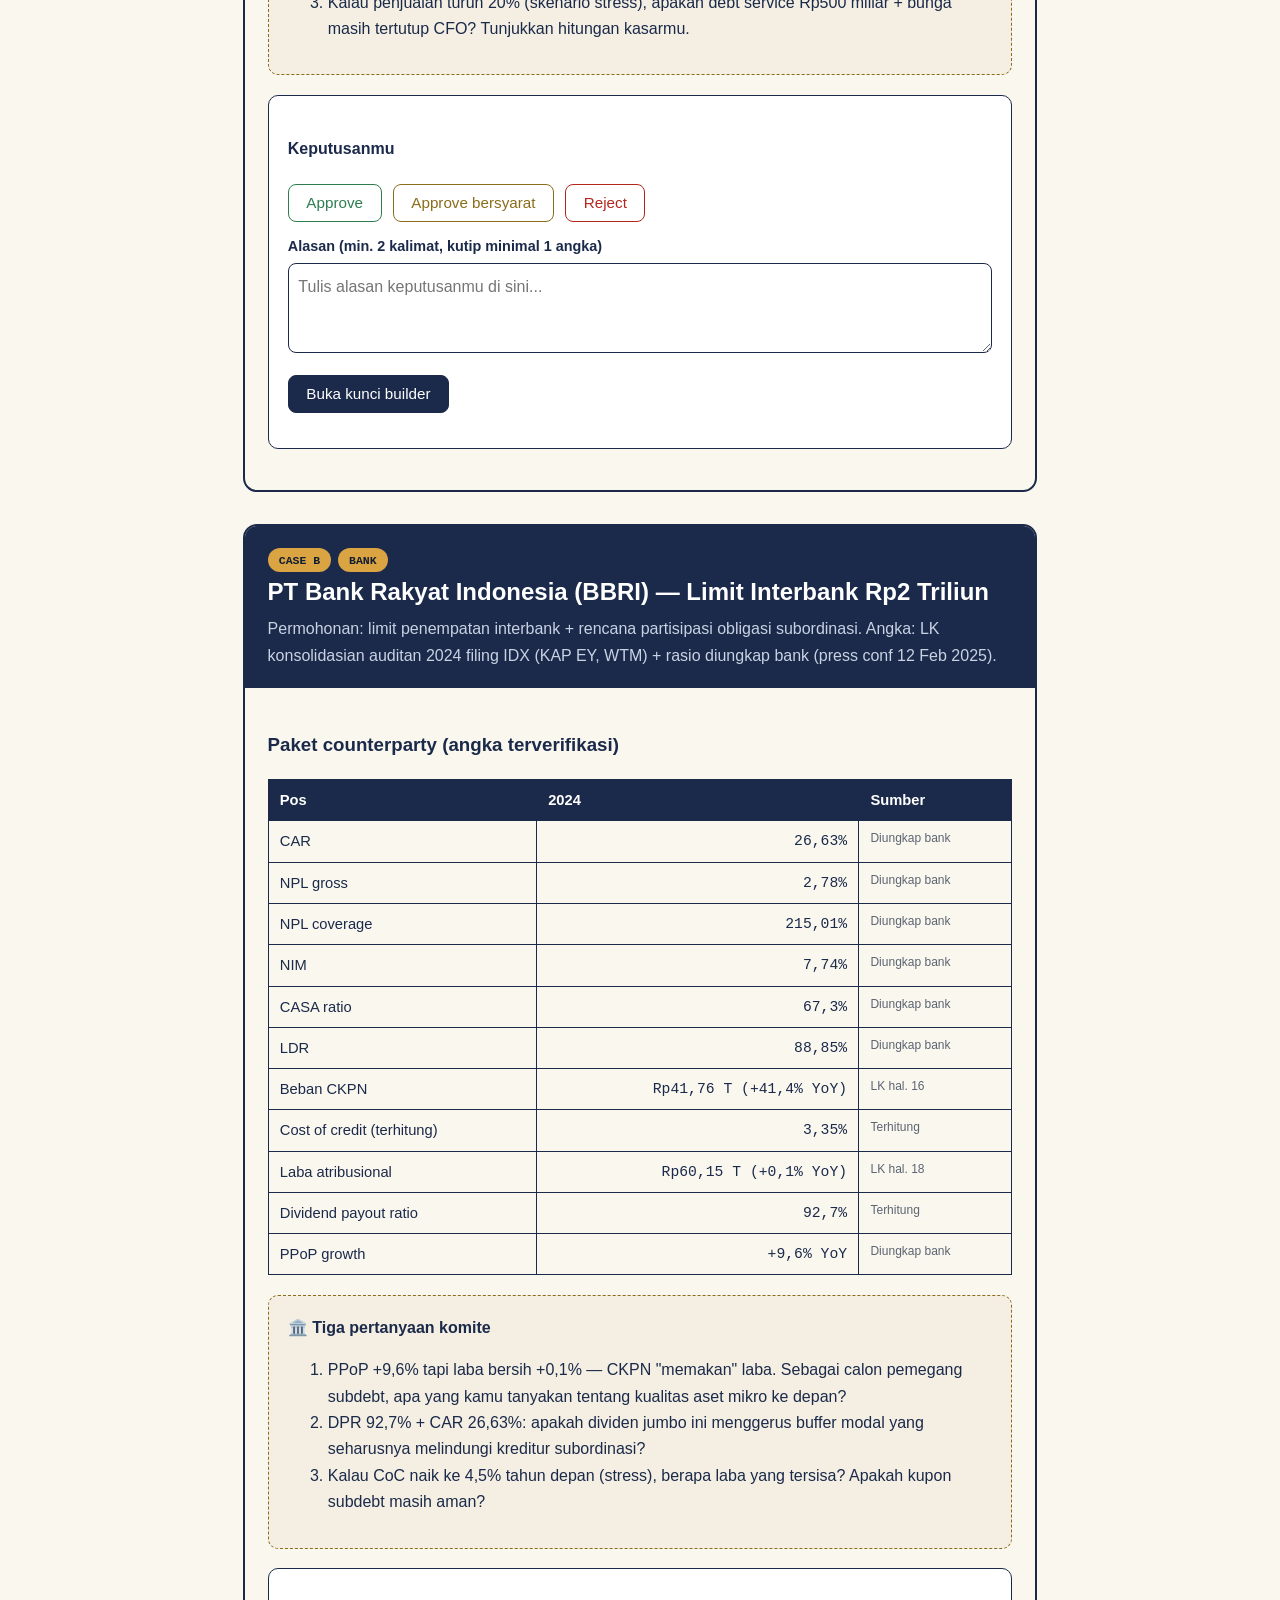
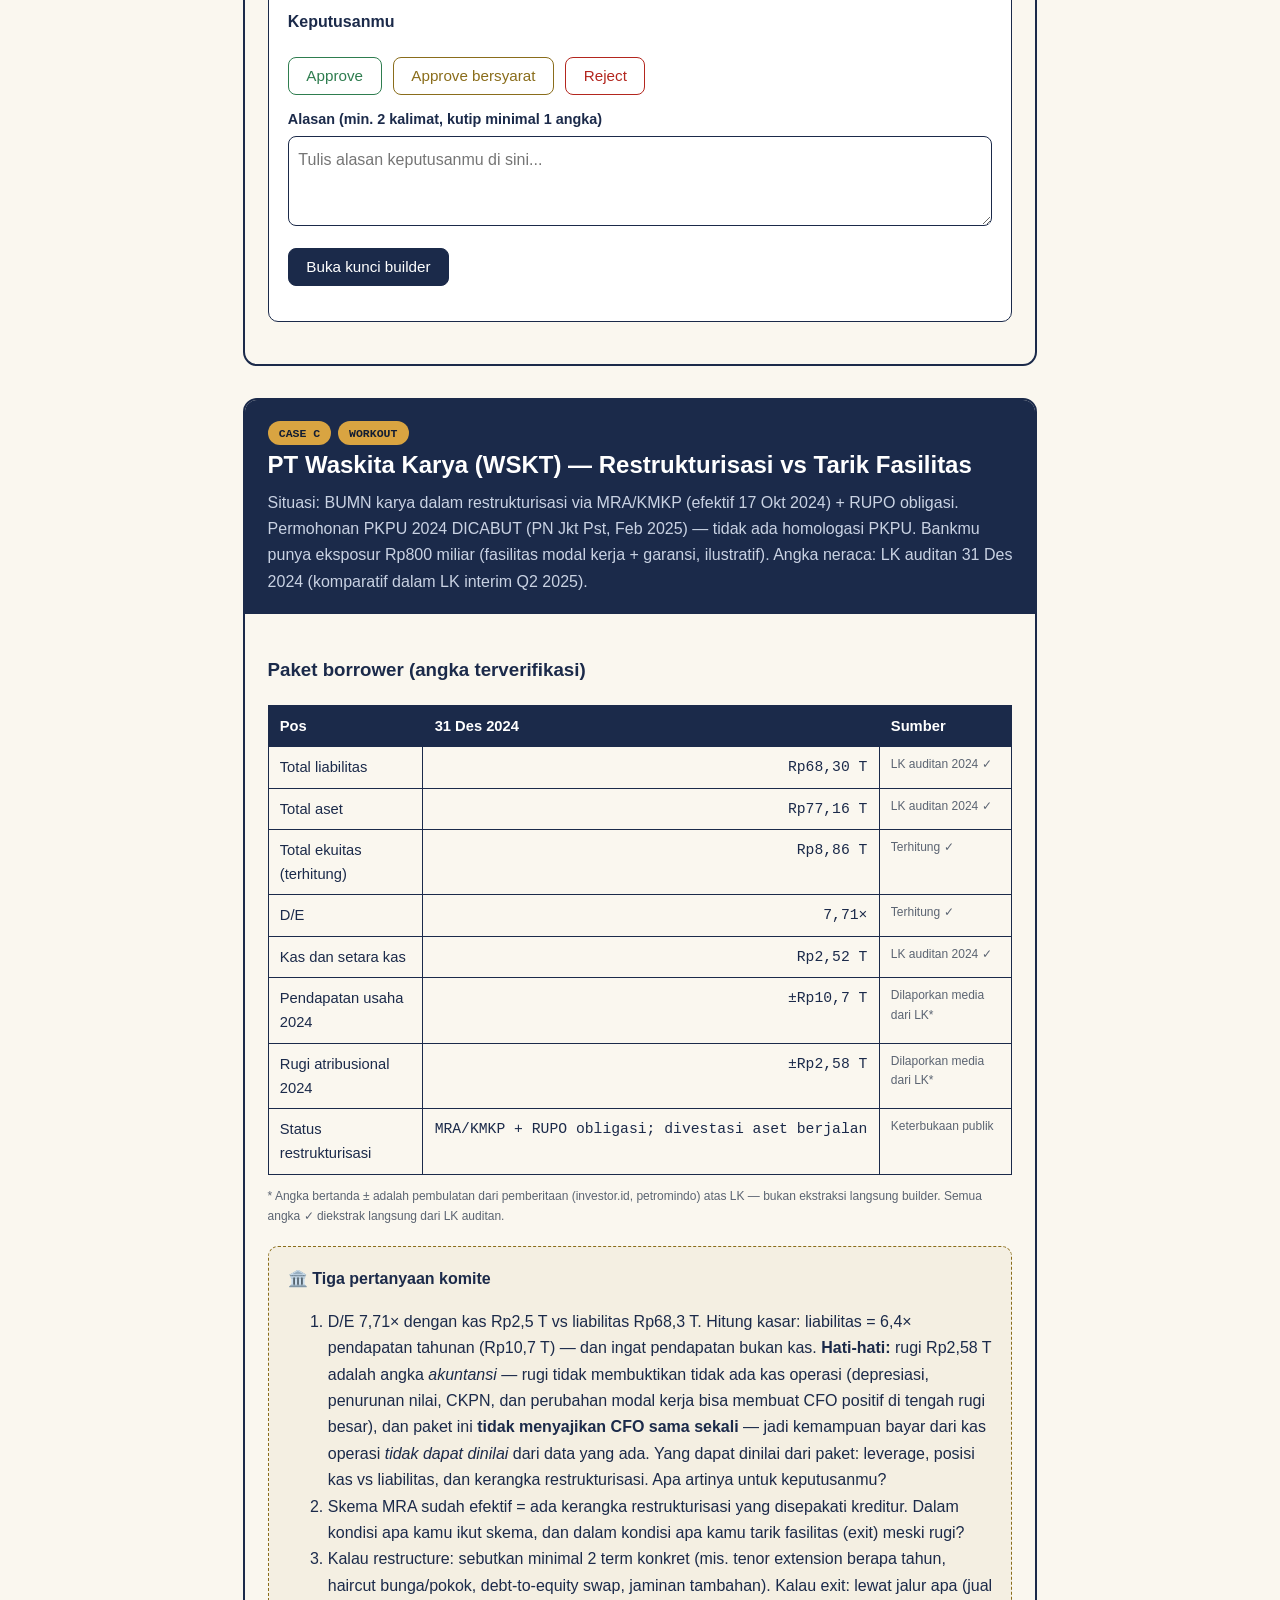
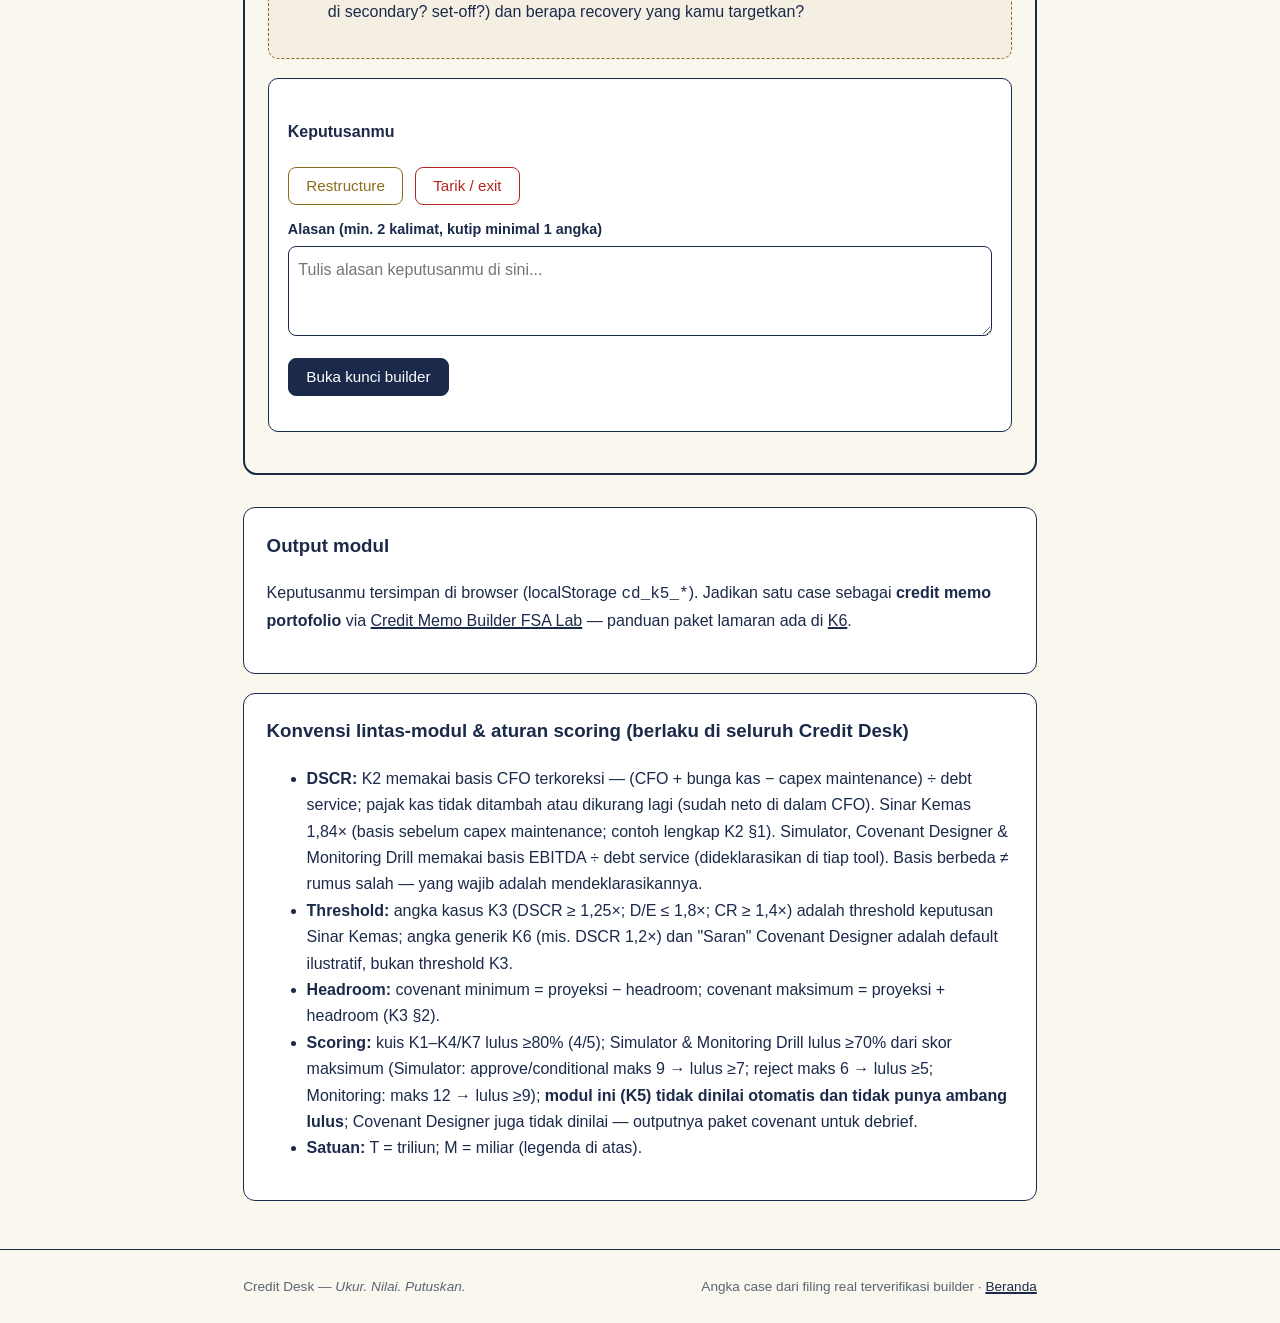
<file: k5/index.html>
<!DOCTYPE html>
<html lang="id">
<head>
<meta charset="UTF-8">
<meta name="viewport" content="width=device-width, initial-scale=1.0">
<title>K5 — Studi Kasus Kredit · Credit Desk</title>
<meta name="description" content="Tiga studi kasus keputusan kredit: non-bank (KLBF), bank (BBRI), workout (WSKT). Paket borrower, pertanyaan komite, keputusan, dan kunci builder.">
<link rel="canonical" href="https://credit-desk-afy.pages.dev/k5/">
<link rel="stylesheet" href="/css/style.css">
</head>
<body>
<nav class="cd-nav">
  <a href="../" class="brandmark"><span class="desk-badge">CREDIT DESK</span></a>
  <span class="nav-links"><a href="../">Beranda</a><a href="../k1/">K1</a><a href="../k2/">K2</a><a href="../k3/">K3</a><a href="../k4/">K4</a><a href="../k5/" class="active">K5</a><a href="../k6/">K6</a></span>
</nav>

<main class="wrap">
  <p class="kicker">K5 · Studi Kasus Kredit</p>
  <h1>Tiga Keputusan, Tiga Borrower</h1>
  <p class="lede">Di meja kredit, unit belajarnya bukan pemahaman — melainkan <strong>keputusan</strong>.
  Tiga case di bawah memakai angka dari filing real yang sudah diverifikasi builder (bukan ilustrasi). Angka bertanda ± adalah pembulatan dari pemberitaan atas LK — lihat catatan kaki di bawah tabel.
  Baca paket borrower, jawab tiga pertanyaan komite, buat keputusanmu, baru buka kunci.</p>
  <p style="font-size:.9rem"><strong>Legenda satuan:</strong> T = triliun; M = miliar (mis. Rp69,2 M = Rp69,2 miliar; Rp32,63 T = Rp32,63 triliun). Satuan yang sama dipakai konsisten di ketiga case.</p>

  <div class="rule"><strong>Aturan main:</strong> Tulis keputusan + alasanmu <em>sebelum</em> membuka kunci.
  Kunci builder adalah satu interpretasi profesional, bukan vonis. Kalau keputusanmu beda tapi alasannya kuat — itu sah.
  Modul ini <strong>tidak dinilai otomatis dan tidak memiliki ambang lulus</strong> — tidak seperti kuis K1–K4/K7 (≥80%) atau Simulator/Monitoring Drill (≥70%): keputusanmu dinilai oleh dirimu sendiri lewat kunci builder.</div>

  <div class="prasyarat"><strong>Prasyarat &amp; rujukan.</strong> Mekanik laporan:
  <a href="https://fsa-lab.pages.dev/modul-1/">FSA M1–M18</a> ·
  Rasio bank: <a href="https://fsa-lab.pages.dev/modul-30/">FSA M30</a> ·
  Covenant: <a href="https://fsa-lab.pages.dev/modul-23/">FSA M23</a> ·
  Latihan baca filing: <a href="https://fsa-lab.pages.dev/bedah-sendiri/">Bedah Sendiri</a> ·
  Workout &amp; staging: <a href="../k4/">K4</a>.</div>

  <!-- ==================== CASE A : KLBF ==================== -->
  <section class="case" id="case-klbf">
    <div class="case-head">
      <span class="tag">CASE A</span><span class="tag">NON-BANK</span>
      <h2>PT Kalbe Farma Tbk (KLBF) — Fasilitas Modal Kerja Rp500 Miliar</h2>
      <p style="color:#C9D2E3;margin:.3rem 0 0">Permohonan: revolving credit facility Rp500 miliar, tenor 3 tahun.
      Angka: LK konsolidasian auditan 2024 (KAP Purwantono, Sungkoro &amp; Surja/EY, WTP).</p>
    </div>
    <div class="case-body">
      <h3>Paket borrower (angka terverifikasi)</h3>
      <table class="figures">
        <tr><th>Pos</th><th>2024</th><th>Sumber</th></tr>
        <tr><td>Penjualan neto</td><td class="num">Rp32,63 T</td><td class="src">LK hal. 4</td></tr>
        <tr><td>Laba usaha (terhitung builder)</td><td class="num">Rp4,08 T</td><td class="src">LK hal. 4</td></tr>
        <tr><td>Beban bunga &amp; keuangan</td><td class="num">Rp69,2 M</td><td class="src">LK hal. 4</td></tr>
        <tr><td>Interest coverage (EBIT ÷ beban bunga)</td><td class="num">59,0×</td><td class="src">Terhitung — basis EBIT (K2: EBITDA)</td></tr>
        <tr><td>Arus kas operasi</td><td class="num">Rp4,79 T</td><td class="src">LK hal. 7</td></tr>
        <tr><td>Kas dan setara kas</td><td class="num">Rp4,72 T</td><td class="src">LK hal. 1</td></tr>
        <tr><td>Total utang bank (pendek + bagian lancar + panjang)</td><td class="num">Rp387,6 M</td><td class="src">LK hal. 2</td></tr>
        <tr><td>D/E (total liabilitas ÷ ekuitas)</td><td class="num">0,20×</td><td class="src">Terhitung</td></tr>
        <tr><td>Current ratio</td><td class="num">4,11×</td><td class="src">Terhitung</td></tr>
        <tr><td>Dividen + buyback 2024</td><td class="num">Rp1,89 T</td><td class="src">LK hal. 8</td></tr>
        <tr><td>Pinjaman konversi baru 2024</td><td class="num">Rp129,5 M</td><td class="src">LK hal. 2</td></tr>
      </table>

      <div class="committee">
        <h4>🏛️ Tiga pertanyaan komite</h4>
        <ol>
          <li>Dengan coverage 59,0× (basis EBIT) dan kas Rp4,7 T, untuk apa sebenarnya borrower butuh Rp500 miliar? Apa risiko <em>use of proceeds</em> yang tidak tertulis?</li>
          <li>Dividen + buyback Rp1,89 T di tahun yang sama muncul pinjaman konversi Rp129,5 M — covenant apa yang kamu pasang untuk melindungi arus kas kreditur?</li>
          <li>Kalau penjualan turun 20% (skenario stress), apakah debt service Rp500 miliar + bunga masih tertutup CFO? Tunjukkan hitungan kasarmu.</li>
        </ol>
      </div>

      <div class="decision-box">
        <h4>Keputusanmu</h4>
        <div class="decision-btns" data-case="klbf">
          <button class="cbtn approve" data-v="approve">Approve</button>
          <button class="cbtn cond" data-v="conditional">Approve bersyarat</button>
          <button class="cbtn reject" data-v="reject">Reject</button>
        </div>
        <div class="hidden" data-terms="klbf">
          <label class="f">Struktur yang kamu syaratkan (limit, tenor, pricing, covenant kunci, collateral)</label>
          <textarea id="terms-klbf" placeholder="cth: limit Rp500 miliar, tenor 3 thn, bunga JIBOR+250bps, covenant: dividend ≤50% laba, D/E ≤1,0×, ..."></textarea>
        </div>
        <label class="f">Alasan (min. 2 kalimat, kutip minimal 1 angka)</label>
        <textarea id="why-klbf" placeholder="Tulis alasan keputusanmu di sini..."></textarea>
        <p style="margin-top:.8rem"><button class="cbtn primary" id="reveal-klbf">Buka kunci builder</button>
        <span class="src" id="saved-klbf"></span></p>
        <div class="reveal hidden" id="key-klbf">
          <h4>Kunci builder <span class="badge cond">CONDITIONAL APPROVE</span></h4>
          <p class="verdict-block">"Kredit termudah pun butuh struktur: approve Rp500 miliar dengan covenant dividen dan negative pledge atas pinjaman konversi."</p>
          <p><strong>Alasan:</strong> Kapasitas bayar tidak diragukan (coverage 59,0× basis EBIT; utang bank existing hanya Rp388 miliar vs CFO Rp4,79 T — fasilitas baru 0,1× CFO).
          Tapi pola 2024 — mengembalikan Rp1,89 T ke pemegang saham sambil membuka pinjaman konversi — adalah <em>leakage</em> kas yang harus dikunci lewat covenant:
          (1) dividend covenant ≤ 60% laba bersih; (2) negative pledge; (3) D/E ≤ 1,0× (headroom besar dari 0,20×, tapi ada); (4) reporting kuartalan.
          Pricing: borrower sekuat ini layak spread tipis — JIBOR + 175–225 bps.</p>
          <p><strong>Hitungan kasar Q3 (stress penjualan −20%):</strong> anuitas fasilitas Rp500 miliar/3 tahun @~11% ≈ Rp205 miliar/tahun. Penjualan −20% tidak dapat diterjemahkan persis ke CFO dari paket ini (sensitivitas CFO terhadap penjualan tidak diberikan) — tetapi orde besarnya: bahkan bila CFO −50% menjadi ~Rp2,4 T, coverage atas debt service baru ≈ 2.400 ÷ 205 ≈ 11,7× — tetap tertutup jauh. Jadi Q3 bukan soal mampu/tidak, melainkan soal <em>use of proceeds</em> (Q1) dan <em>leakage</em> (Q2).</p>
          <p><strong>Yang dinilai komite:</strong> apakah kamu tergoda approve polos karena angkanya "terlalu bagus"? Analis kredit yang baik justru paling waspada pada kredit yang terlihat mudah.</p>
        </div>
      </div>
    </div>
  </section>

  <!-- ==================== CASE B : BBRI ==================== -->
  <section class="case" id="case-bbri">
    <div class="case-head">
      <span class="tag">CASE B</span><span class="tag">BANK</span>
      <h2>PT Bank Rakyat Indonesia (BBRI) — Limit Interbank Rp2 Triliun</h2>
      <p style="color:#C9D2E3;margin:.3rem 0 0">Permohonan: limit penempatan interbank + rencana partisipasi obligasi subordinasi.
      Angka: LK konsolidasian auditan 2024 filing IDX (KAP EY, WTM) + rasio diungkap bank (press conf 12 Feb 2025).</p>
    </div>
    <div class="case-body">
      <h3>Paket counterparty (angka terverifikasi)</h3>
      <table class="figures">
        <tr><th>Pos</th><th>2024</th><th>Sumber</th></tr>
        <tr><td>CAR</td><td class="num">26,63%</td><td class="src">Diungkap bank</td></tr>
        <tr><td>NPL gross</td><td class="num">2,78%</td><td class="src">Diungkap bank</td></tr>
        <tr><td>NPL coverage</td><td class="num">215,01%</td><td class="src">Diungkap bank</td></tr>
        <tr><td>NIM</td><td class="num">7,74%</td><td class="src">Diungkap bank</td></tr>
        <tr><td>CASA ratio</td><td class="num">67,3%</td><td class="src">Diungkap bank</td></tr>
        <tr><td>LDR</td><td class="num">88,85%</td><td class="src">Diungkap bank</td></tr>
        <tr><td>Beban CKPN</td><td class="num">Rp41,76 T (+41,4% YoY)</td><td class="src">LK hal. 16</td></tr>
        <tr><td>Cost of credit (terhitung)</td><td class="num">3,35%</td><td class="src">Terhitung</td></tr>
        <tr><td>Laba atribusional</td><td class="num">Rp60,15 T (+0,1% YoY)</td><td class="src">LK hal. 18</td></tr>
        <tr><td>Dividend payout ratio</td><td class="num">92,7%</td><td class="src">Terhitung</td></tr>
        <tr><td>PPoP growth</td><td class="num">+9,6% YoY</td><td class="src">Diungkap bank</td></tr>
      </table>

      <div class="committee">
        <h4>🏛️ Tiga pertanyaan komite</h4>
        <ol>
          <li>PPoP +9,6% tapi laba bersih +0,1% — CKPN "memakan" laba. Sebagai calon pemegang subdebt, apa yang kamu tanyakan tentang kualitas aset mikro ke depan?</li>
          <li>DPR 92,7% + CAR 26,63%: apakah dividen jumbo ini menggerus buffer modal yang seharusnya melindungi kreditur subordinasi?</li>
          <li>Kalau CoC naik ke 4,5% tahun depan (stress), berapa laba yang tersisa? Apakah kupon subdebt masih aman?</li>
        </ol>
      </div>

      <div class="decision-box">
        <h4>Keputusanmu</h4>
        <div class="decision-btns" data-case="bbri">
          <button class="cbtn approve" data-v="approve">Approve</button>
          <button class="cbtn cond" data-v="conditional">Approve bersyarat</button>
          <button class="cbtn reject" data-v="reject">Reject</button>
        </div>
        <div class="hidden" data-terms="bbri">
          <label class="f">Struktur yang kamu syaratkan</label>
          <textarea id="terms-bbri" placeholder="cth: limit interbank Rp2T tenor ≤90 hari; subdebt hanya jika kupon ≥...; trigger review bila NPL >3,5%..."></textarea>
        </div>
        <label class="f">Alasan (min. 2 kalimat, kutip minimal 1 angka)</label>
        <textarea id="why-bbri" placeholder="Tulis alasan keputusanmu di sini..."></textarea>
        <p style="margin-top:.8rem"><button class="cbtn primary" id="reveal-bbri">Buka kunci builder</button>
        <span class="src" id="saved-bbri"></span></p>
        <div class="reveal hidden" id="key-bbri">
          <h4>Kunci builder <span class="badge cond">CONDITIONAL APPROVE</span></h4>
          <p class="verdict-block">"Interbank: approve. Subdebt: approve dengan trigger — bank kuat, tapi arah kualitas asetnya yang kamu beli, bukan levelnya."</p>
          <p><strong>Alasan:</strong> Level-nya fortress: CAR 26,63%, coverage 215%, CASA 67,3%. Tapi <em>arahnya</em> melemah: CoC 3,35% dan naik, CKPN +41,4% memakan PPoP yang sebenarnya tumbuh 9,6%.
          Untuk interbank jangka pendek, risiko gagal bayar relatif rendah berdasarkan informasi yang tersedia — approve (dengan limit dan tenor pendek + monitoring). Untuk subdebt (tenor panjang, posisi junior),
          pasang trigger: review bila NPL gross &gt; 3,5% atau CoC &gt; 4,0%, dan minta kupon yang menghargai tren, bukan level.
          DPR 92,7% bukan masalah hari ini (CAR 26,63% = buffer tebal), tapi catat sebagai pertanyaan monitoring.</p>
          <p><strong>Hitungan Q3 (stress CoC 4,5% — estimasi bersyarat dari data paket):</strong> basis kredit tersirat = beban CKPN Rp41,76 T ÷ CoC 3,35% ≈ <strong>Rp1.246,6 T</strong>; pada CoC 4,5% CKPN ≈ 4,5% × 1.246,6 ≈ <strong>Rp56,1 T</strong> (naik ≈ Rp14,3 T dari Rp41,76 T); laba tersisa ≈ 60,15 − 11,2 ≈ <strong>Rp49,0 T</strong> (estimasi: kenaikan CKPN Rp14,3 T adalah beban <em>sebelum pajak</em>, jadi dikenai tarif pajak efektif BBRI 2024 ±22% — 14,3 × (1 − 0,2177) ≈ Rp11,2 T; kredit &amp; pendapatan lain tetap. Angka ini estimasi, bukan angka pasti — realisasi manfaat pajak dan dampak atribusi bisa berbeda. CoC di sini = beban CKPN ÷ total kredit, mengikuti definisi terhitung di paket). Apakah kupon subdebt masih aman? Paket tidak memberi angka kupon, jadi coverage kupon tidak dapat dihitung persis: kupon tahunan = nominal partisipasi subdebt × tingkat kupon — dan paket tidak memberi keduanya (nominal partisipasi subdebt tidak diberikan; <strong>Rp2 T di judul kasus adalah limit penempatan interbank, bukan nominal subdebt</strong>). Yang dapat dikatakan: laba tersisa Rp49,0 T masih orde besarnya jauh di atas kupon tahunan yang plausibel (ratusan miliar untuk nominal di kisaran ini), sehingga kupon <em>kemungkinan besar</em> aman dalam skenario stress ini <em>dengan asumsi di atas</em> — tetapi itu penilaian orde besar, bukan coverage yang terhitung. Bila nominal partisipasi atau tingkat kupon berubah, hitung ulang coverage kupon = (nominal × tingkat kupon) ÷ laba tersisa.</p>
          <p><strong>Yang dinilai komite:</strong> apakah kamu membedakan risiko jangka pendek vs subordinasi jangka panjang? Analis kredit menilai <em>arah</em>, bukan cuma <em>level</em>.</p>
        </div>
      </div>
    </div>
  </section>

  <!-- ==================== CASE C : WSKT ==================== -->
  <section class="case" id="case-wskt">
    <div class="case-head">
      <span class="tag">CASE C</span><span class="tag">WORKOUT</span>
      <h2>PT Waskita Karya (WSKT) — Restrukturisasi vs Tarik Fasilitas</h2>
      <p style="color:#C9D2E3;margin:.3rem 0 0">Situasi: BUMN karya dalam restrukturisasi via MRA/KMKP (efektif 17 Okt 2024) + RUPO obligasi. Permohonan PKPU 2024 DICABUT (PN Jkt Pst, Feb 2025) — tidak ada homologasi PKPU. Bankmu punya eksposur Rp800 miliar (fasilitas modal kerja + garansi, ilustratif).
      Angka neraca: LK auditan 31 Des 2024 (komparatif dalam LK interim Q2 2025).</p>
    </div>
    <div class="case-body">
      <h3>Paket borrower (angka terverifikasi)</h3>
      <table class="figures">
        <tr><th>Pos</th><th>31 Des 2024</th><th>Sumber</th></tr>
        <tr><td>Total liabilitas</td><td class="num">Rp68,30 T</td><td class="src">LK auditan 2024 ✓</td></tr>
        <tr><td>Total aset</td><td class="num">Rp77,16 T</td><td class="src">LK auditan 2024 ✓</td></tr>
        <tr><td>Total ekuitas (terhitung)</td><td class="num">Rp8,86 T</td><td class="src">Terhitung ✓</td></tr>
        <tr><td>D/E</td><td class="num">7,71×</td><td class="src">Terhitung ✓</td></tr>
        <tr><td>Kas dan setara kas</td><td class="num">Rp2,52 T</td><td class="src">LK auditan 2024 ✓</td></tr>
        <tr><td>Pendapatan usaha 2024</td><td class="num">±Rp10,7 T</td><td class="src">Dilaporkan media dari LK*</td></tr>
        <tr><td>Rugi atribusional 2024</td><td class="num">±Rp2,58 T</td><td class="src">Dilaporkan media dari LK*</td></tr>
        <tr><td>Status restrukturisasi</td><td class="num">MRA/KMKP + RUPO obligasi; divestasi aset berjalan</td><td class="src">Keterbukaan publik</td></tr>
      </table>
      <p class="src">* Angka bertanda ± adalah pembulatan dari pemberitaan (investor.id, petromindo) atas LK — bukan ekstraksi langsung builder. Semua angka ✓ diekstrak langsung dari LK auditan.</p>

      <div class="committee">
        <h4>🏛️ Tiga pertanyaan komite</h4>
        <ol>
          <li>D/E 7,71× dengan kas Rp2,5 T vs liabilitas Rp68,3 T. Hitung kasar: liabilitas = 6,4× pendapatan tahunan (Rp10,7 T) — dan ingat pendapatan bukan kas. <strong>Hati-hati:</strong> rugi Rp2,58 T adalah angka <em>akuntansi</em> — rugi tidak membuktikan tidak ada kas operasi (depresiasi, penurunan nilai, CKPN, dan perubahan modal kerja bisa membuat CFO positif di tengah rugi besar), dan paket ini <strong>tidak menyajikan CFO sama sekali</strong> — jadi kemampuan bayar dari kas operasi <em>tidak dapat dinilai</em> dari data yang ada. Yang dapat dinilai dari paket: leverage, posisi kas vs liabilitas, dan kerangka restrukturisasi. Apa artinya untuk keputusanmu?</li>
          <li>Skema MRA sudah efektif = ada kerangka restrukturisasi yang disepakati kreditur. Dalam kondisi apa kamu ikut skema, dan dalam kondisi apa kamu tarik fasilitas (exit) meski rugi?</li>
          <li>Kalau restructure: sebutkan minimal 2 term konkret (mis. tenor extension berapa tahun, haircut bunga/pokok, debt-to-equity swap, jaminan tambahan). Kalau exit: lewat jalur apa (jual di secondary? set-off?) dan berapa recovery yang kamu targetkan?</li>
        </ol>
      </div>

      <div class="decision-box">
        <h4>Keputusanmu</h4>
        <div class="decision-btns" data-case="wskt">
          <button class="cbtn cond" data-v="restructure">Restructure</button>
          <button class="cbtn reject" data-v="exit">Tarik / exit</button>
        </div>
        <div class="hidden" data-terms="wskt">
          <label class="f">Term restrukturisasi ATAU rencana exit yang kamu usulkan</label>
          <textarea id="terms-wskt" placeholder="cth restructure: tenor +5 thn, bunga 3% 2 thn pertama, jaminan proyek X... / cth exit: jual 60% eksposur di secondary target recovery 70%..."></textarea>
        </div>
        <label class="f">Alasan (min. 2 kalimat, kutip minimal 1 angka)</label>
        <textarea id="why-wskt" placeholder="Tulis alasan keputusanmu di sini..."></textarea>
        <p style="margin-top:.8rem"><button class="cbtn primary" id="reveal-wskt">Buka kunci builder</button>
        <span class="src" id="saved-wskt"></span></p>
        <div class="reveal hidden" id="key-wskt">
          <h4>Kunci builder <span class="badge cond">RESTRUCTURE BERSYARAT</span></h4>
          <p class="verdict-block">"Jangan tarik di titik terendah tanpa hitung recovery — tapi jangan restructure tanpa haircut yang riil. Ikut skema MRA dengan syarat."</p>
          <p><strong>Alasan:</strong> D/E 7,71× berarti ekuitas hampir habis; exit sekarang = jual di secondary dengan diskon dalam (recovery mungkin 40–60%, <em>ilustratif — bukan valuasi</em>).
          Skema MRA yang sudah efektif memberi kerangka kolektif — ikut skema dengan syarat: (1) tenor extension ≥ 5 tahun dengan grace period;
          (2) konversi sebagian utang menjadi ekuitas (debt-to-equity swap) agar D/E turun di bawah 3×;
          (3) jaminan atas aset/proyek spesifik (bukan unsecured); (4) covenant: divestasi aset sesuai jadwal, dana hasil divestasi untuk prepayment.
          Trigger exit: bila divestasi meleset 2 kuartal berturut-turut → jual eksposur, terima haircut.</p>
          <p><strong>Yang dinilai komite:</strong> workout bukan soal "optimis vs pesimis" — soal <em>perbandingan recovery</em>: berapa dapatnya kalau restructure vs kalau exit sekarang. Analis yang hanya bisa bilang "tarik, terlalu berisiko" tanpa hitung recovery belum berpikir seperti workout officer.</p>
        </div>
      </div>
    </div>
  </section>

  <div class="card">
    <h3>Output modul</h3>
    <p>Keputusanmu tersimpan di browser (localStorage <span class="mono">cd_k5_*</span>). Jadikan satu case sebagai
    <strong>credit memo portofolio</strong> via <a href="https://fsa-lab.pages.dev/memo-kredit/">Credit Memo Builder FSA Lab</a> —
    panduan paket lamaran ada di <a href="../k6/">K6</a>.</p>
  </div>

  <div class="card">
    <h3>Konvensi lintas-modul &amp; aturan scoring (berlaku di seluruh Credit Desk)</h3>
    <ul>
      <li><strong>DSCR:</strong> K2 memakai basis CFO terkoreksi — (CFO + bunga kas − capex maintenance) ÷ debt service; pajak kas tidak ditambah atau dikurang lagi (sudah neto di dalam CFO). Sinar Kemas 1,84× (basis sebelum capex maintenance; contoh lengkap K2 §1). Simulator, Covenant Designer &amp; Monitoring Drill memakai basis EBITDA ÷ debt service (dideklarasikan di tiap tool). Basis berbeda ≠ rumus salah — yang wajib adalah mendeklarasikannya.</li>
      <li><strong>Threshold:</strong> angka kasus K3 (DSCR ≥ 1,25×; D/E ≤ 1,8×; CR ≥ 1,4×) adalah threshold keputusan Sinar Kemas; angka generik K6 (mis. DSCR 1,2×) dan "Saran" Covenant Designer adalah default ilustratif, bukan threshold K3.</li>
      <li><strong>Headroom:</strong> covenant minimum = proyeksi − headroom; covenant maksimum = proyeksi + headroom (K3 §2).</li>
      <li><strong>Scoring:</strong> kuis K1–K4/K7 lulus ≥80% (4/5); Simulator &amp; Monitoring Drill lulus ≥70% dari skor maksimum (Simulator: approve/conditional maks 9 → lulus ≥7; reject maks 6 → lulus ≥5; Monitoring: maks 12 → lulus ≥9); <strong>modul ini (K5) tidak dinilai otomatis dan tidak punya ambang lulus</strong>; Covenant Designer juga tidak dinilai — outputnya paket covenant untuk debrief.</li>
      <li><strong>Satuan:</strong> T = triliun; M = miliar (legenda di atas).</li>
    </ul>
  </div>
</main>

<footer class="site"><div class="wrap">
  <span>Credit Desk — <em>Ukur. Nilai. Putuskan.</em></span>
  <span>Angka case dari filing real terverifikasi builder · <a href="../">Beranda</a></span>
</div></footer>

<script src="/js/k5.js"></script>
</body>
</html>
</file>
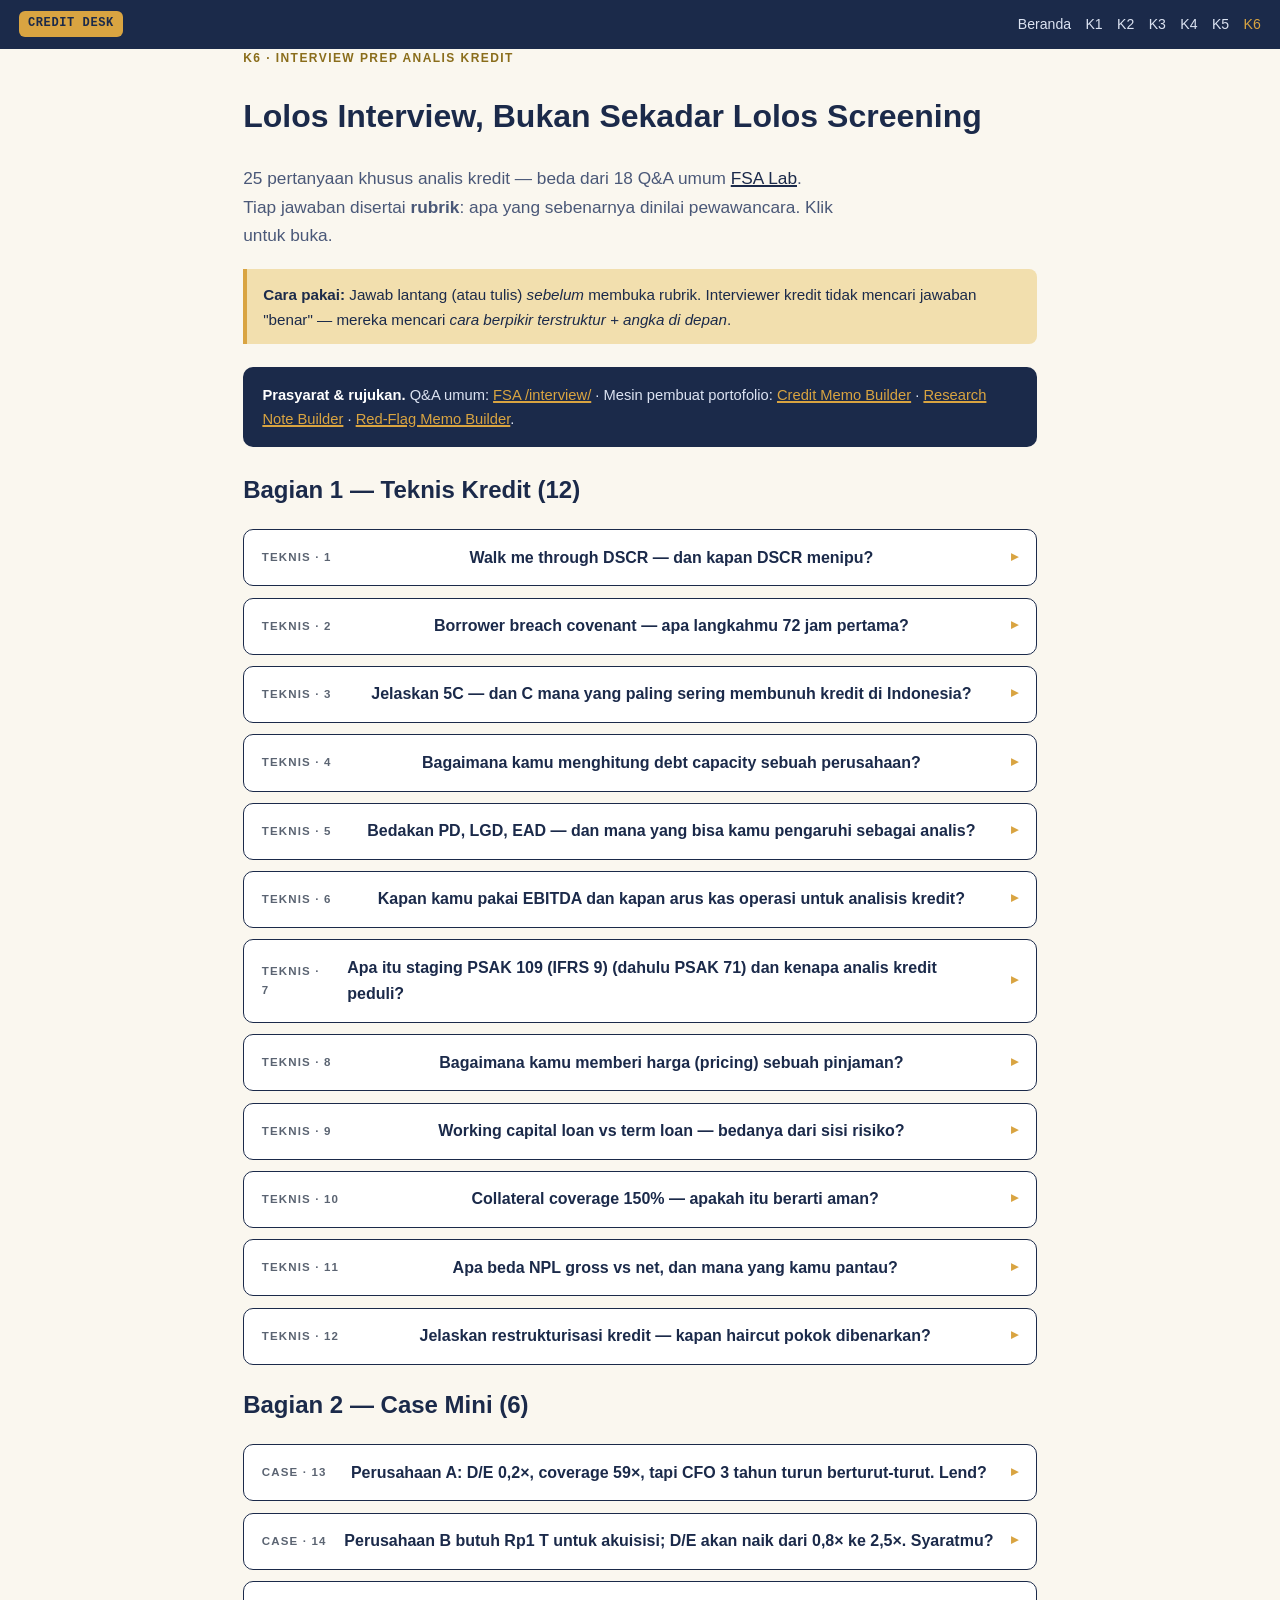
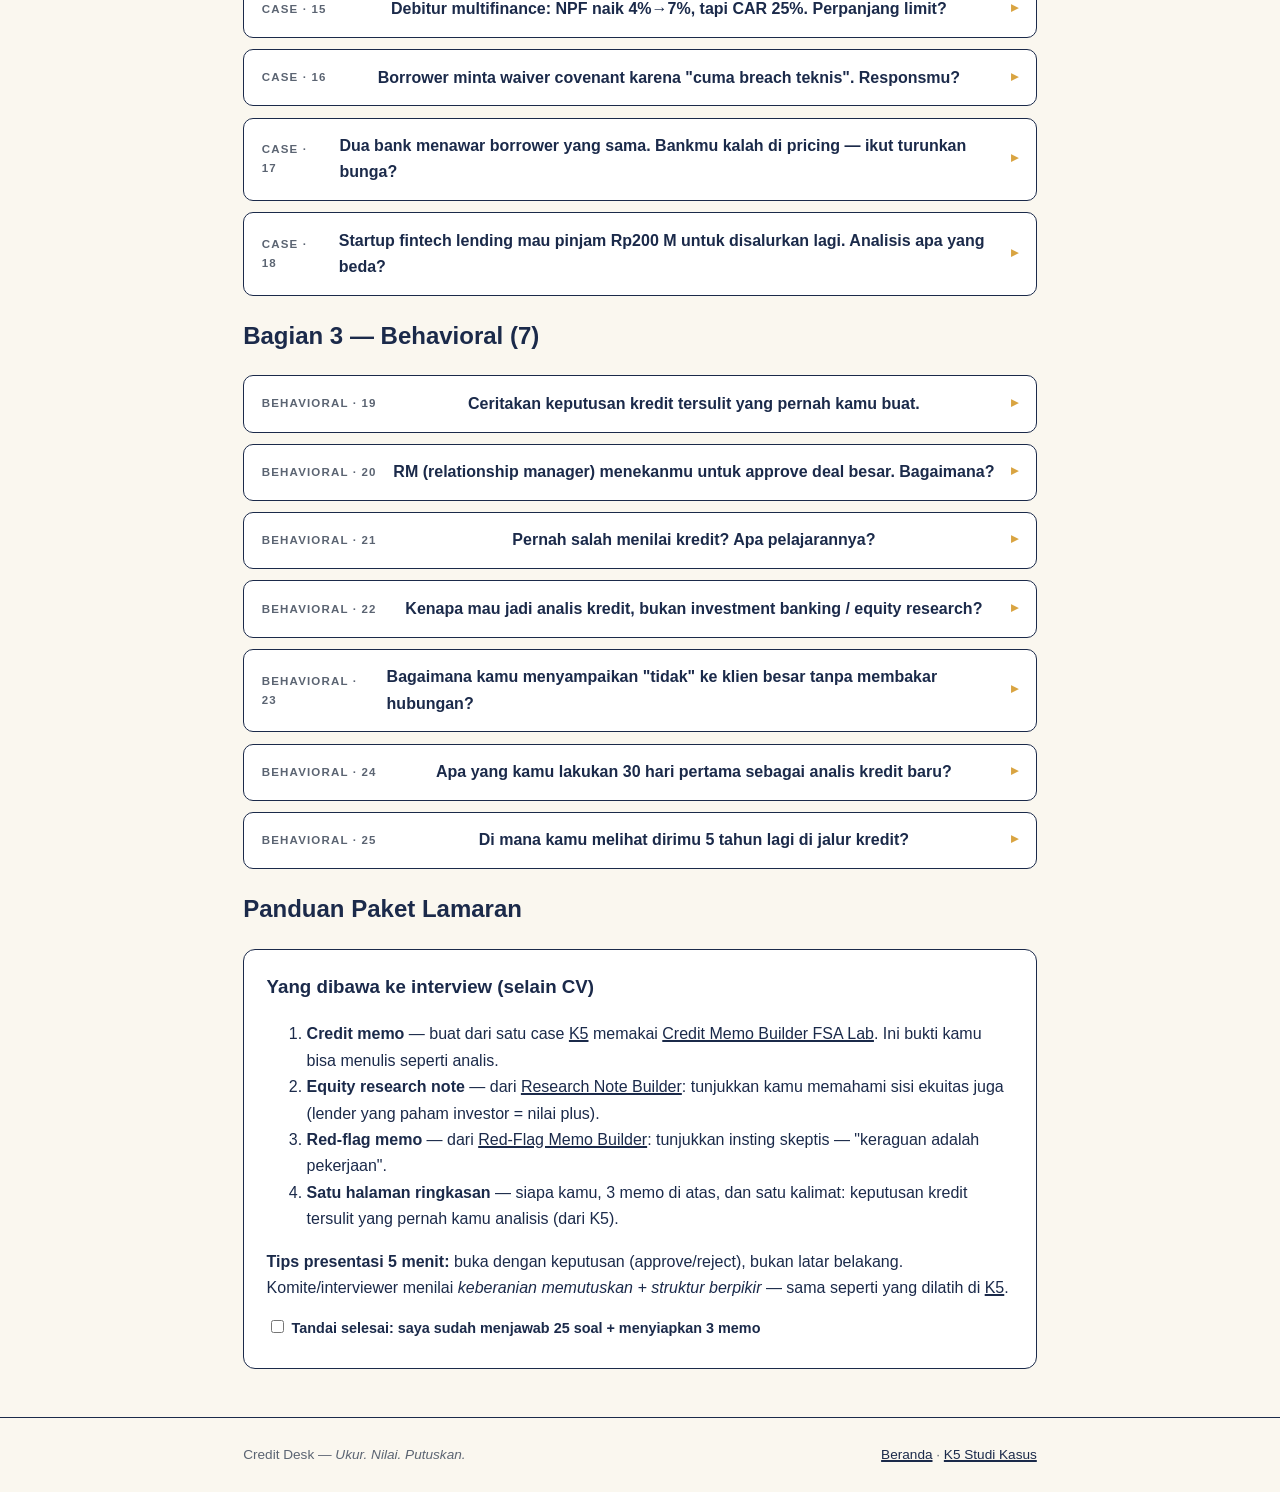
<file: k6/index.html>
<!DOCTYPE html>
<html lang="id">
<head>
<meta charset="UTF-8">
<meta name="viewport" content="width=device-width, initial-scale=1.0">
<title>K6 — Interview Prep Analis Kredit · Credit Desk</title>
<meta name="description" content="±25 Q&A khusus interview analis kredit: teknis, case mini, behavioral — plus panduan paket lamaran dengan 3 memo portofolio.">
<link rel="canonical" href="https://credit-desk-afy.pages.dev/k6/">
<link rel="stylesheet" href="/css/style.css">
</head>
<body>
<nav class="cd-nav">
  <a href="../" class="brandmark"><span class="desk-badge">CREDIT DESK</span></a>
  <span class="nav-links"><a href="../">Beranda</a><a href="../k1/">K1</a><a href="../k2/">K2</a><a href="../k3/">K3</a><a href="../k4/">K4</a><a href="../k5/">K5</a><a href="../k6/" class="active">K6</a></span>
</nav>

<main class="wrap">
  <p class="kicker">K6 · Interview Prep Analis Kredit</p>
  <h1>Lolos Interview, Bukan Sekadar Lolos Screening</h1>
  <p class="lede">25 pertanyaan khusus analis kredit — beda dari 18 Q&amp;A umum
  <a href="https://fsa-lab.pages.dev/interview/">FSA Lab</a>. Tiap jawaban disertai <strong>rubrik</strong>:
  apa yang sebenarnya dinilai pewawancara. Klik untuk buka.</p>

  <div class="rule"><strong>Cara pakai:</strong> Jawab lantang (atau tulis) <em>sebelum</em> membuka rubrik.
  Interviewer kredit tidak mencari jawaban "benar" — mereka mencari <em>cara berpikir terstruktur + angka di depan</em>.</div>

  <div class="prasyarat"><strong>Prasyarat &amp; rujukan.</strong> Q&amp;A umum:
  <a href="https://fsa-lab.pages.dev/interview/">FSA /interview/</a> ·
  Mesin pembuat portofolio: <a href="https://fsa-lab.pages.dev/memo-kredit/">Credit Memo Builder</a> ·
  <a href="https://fsa-lab.pages.dev/riset-note/">Research Note Builder</a> ·
  <a href="https://fsa-lab.pages.dev/redflag-memo/">Red-Flag Memo Builder</a>.</div>

  <h2>Bagian 1 — Teknis Kredit (12)</h2>

  <div class="qa"><button><span class="cat">Teknis · 1</span> Walk me through DSCR — dan kapan DSCR menipu?<span class="n">▸</span></button>
  <div class="a hidden"><p>Debt Service Coverage Ratio (definisi covenant) = (CFO + bunga kas − capex maintenance − dividen) ÷ (cicilan pokok + bunga). Bila berangkat dari EBITDA: (EBITDA − Δmodal kerja − pajak kas − capex maintenance − dividen) ÷ debt service. Perhatikan arah koreksinya: CFO sudah <em>setelah</em> bunga &amp; pajak dibayar — hanya <strong>bunga kas</strong> yang ditambahkan kembali (dan hanya bila bunga diklasifikasikan sebagai arus operasi; PSAK 2 membolehkan bunga masuk pendanaan — cek klasifikasinya dulu), sedangkan <strong>pajak kas tidak ditambahkan kembali dan tidak dikurangi lagi</strong>: kas untuk membayar utang adalah kas setelah pajak, jadi menambahkan pajak ke CFO menghitung pajak dua kali, dan menguranginya lagi menghitung pajak dua kali ke arah sebaliknya (K2 §1; Sinar Kemas: (4,5 + 0,77) ÷ 2,86 ≈ 1,84× (sebelum capex maintenance), bukan 1,57×). Kedua rute di atas identik bila input konsisten (CFO = EBITDA − Δmodal kerja − bunga kas − pajak kas, dengan bunga operasi) — bila berbeda, salah satu input tidak konsisten. &gt;1,2× umumnya diminta covenant — itu patokan <em>generik</em>; kasus Sinar Kemas di K3 memakai threshold 1,25× (selisih 0,05, keduanya dalam rentang praktik umum — selalu pakai threshold yang tertulis di term sheet kasus, bukan angka generik). Definisi covenant ini lebih ketat dari rumus sederhana K2 karena mengurangkan dulu capex maintenance dan dividen: yang benar-benar tersedia untuk membayar utang adalah kas setelah kebutuhan itu. <strong>Menipu ketika:</strong> EBITDA dipakai tanpa penyesuaian WC (laba tanpa kas),
  capex maintenance disembunyikan di "growth capex", atau dividen besar tidak dikurangkan.</p>
  <div class="rubrik"><strong>Rubrik:</strong> definisi + sebutkan minimal 2 penyesuaian + 1 contoh DSCR menipu. Nilai plus: menyebut definisi covenant di term sheet bisa berbeda dari textbook.</div></div></div>

  <div class="qa"><button><span class="cat">Teknis · 2</span> Borrower breach covenant — apa langkahmu 72 jam pertama?<span class="n">▸</span></button>
  <div class="a hidden"><p>(1) Verifikasi: breach teknis atau payment default? Hitung ulang dari laporan — kadang definisi covenant vs hitungan bank beda.
  (2) Lindungi posisi: cek collateral coverage &amp; jaminan. (3) Hubungi borrower: minta penjelasan + rencana remediasi tertulis.
  (4) Internal: eskalasi ke komite dengan opsi — waiver (dengan fee + covenant lebih ketat), amend, atau akselerasi. Jangan pernah "diamkan".</p>
  <div class="rubrik"><strong>Rubrik:</strong> urutan verifikasi → proteksi → komunikasi → opsi. Nilai plus: menyebut waiver fee dan pengetatan covenant sebagai harga waiver.</div></div></div>

  <div class="qa"><button><span class="cat">Teknis · 3</span> Jelaskan 5C — dan C mana yang paling sering membunuh kredit di Indonesia?<span class="n">▸</span></button>
  <div class="a hidden"><p>Character (integritas manajemen), Capacity (kemampuan bayar dari arus kas), Capital (modal sendiri/skin in the game),
  Collateral (jaminan), Conditions (kondisi industri/ekonomi) + Cash flow sebagai C modern.
  Di Indonesia, <strong>Character</strong> — menurut heuristik analis kredit, bukan klaim statistik — paling sering membunuh: laporan bisa direkayasa, tapi pemilik yang mengalihkan kas grup / berutang ke banyak bank tanpa transparansi sulit diperbaiki covenant saja (sebagian bisa dimitigasi lewat pembatasan transaksi pihak berelasi, negative pledge, cash dominion, monitoring, atau exit).</p>
  <div class="rubrik"><strong>Rubrik:</strong> 5C lengkap + 1 contoh konkret per C + opini beralasan soal C paling berbahaya. Nilai plus: menyebut related-party sebagai red flag character.</div></div></div>

  <div class="qa"><button><span class="cat">Teknis · 4</span> Bagaimana kamu menghitung debt capacity sebuah perusahaan?<span class="n">▸</span></button>
  <div class="a hidden"><p>Mulai dari arus kas berkelanjutan (CFO ternormalisasi, bukan EBITDA mentah) → tambah kembali bunga kas (hanya bila diklasifikasikan operasi — K2 §1) → kurangi capex maintenance dan dividen minimal — <strong>pajak kas tidak dikurangi lagi</strong> (sudah terpotong di dalam CFO; menguranginya menghitung pajak dua kali) — dapatkan "cash available for debt service" → bagi dengan <strong>DSCR minimum</strong> (mis. 1,25×) untuk mendapat debt service maksimum → bagi lagi dengan debt service per Rp1 utang pada tenor &amp; bunga yang diminta → kapasitas maksimal. Tanpa pembagi DSCR minimum, kapasitas yang dihitung hanya benar bila DSCR minimum = 1,0× — dengan covenant ≥1,25×, kapasitas harus dibagi lagi dengan 1,25. Contoh: CFO 45 dengan DSCR minimum 1,25× → debt service maksimum = 45 ÷ 1,25 = 36 (bukan 45).
  Cross-check: D/E vs peer, interest coverage ≥ 3× untuk non-bank siklikal, dan headroom 20–30% untuk stress.</p>
  <div class="rubrik"><strong>Rubrik:</strong> mulai dari kas (bukan laba) + penyesuaian + headroom. Nilai plus: menyebut tenor memengaruhi kapasitas (bukan cuma jumlah).</div></div></div>

  <div class="qa"><button><span class="cat">Teknis · 5</span> Bedakan PD, LGD, EAD — dan mana yang bisa kamu pengaruhi sebagai analis?<span class="n">▸</span></button>
  <div class="a hidden"><p>PD (probability of default): peluang gagal bayar — dipengaruhi kualitas borrower. LGD (loss given default): 1 − recovery rate —
  <strong>ini yang paling bisa dipengaruhi analis</strong> lewat collateral, struktur senioritas, dan covenant.
  EAD (exposure at default): berapa outstanding saat default (termasuk undrawn commitment yang ditarik). Expected loss = PD × LGD × EAD.</p>
  <div class="rubrik"><strong>Rubrik:</strong> tiga definisi benar + rumus EL + identifikasi LGD sebagai tuas analis. Nilai plus: contoh covenant yang menurunkan LGD.</div></div></div>

  <div class="qa"><button><span class="cat">Teknis · 6</span> Kapan kamu pakai EBITDA dan kapan arus kas operasi untuk analisis kredit?<span class="n">▸</span></button>
  <div class="a hidden"><p>EBITDA untuk <em>perbandingan cepat</em> antar borrower/peer dan screening awal. Arus kas operasi untuk <em>keputusan</em>:
  debt service dibayar dengan kas, bukan EBITDA. Waspada: EBITDA mengabaikan perubahan modal kerja, capex, dan pajak kas —
  perusahaan tumbuh cepat bisa EBITDA positif tapi kas operasi negatif (kas "dimakan" piutang &amp; persediaan).</p>
  <div class="rubrik"><strong>Rubrik:</strong> bedakan screening vs keputusan + 1 contoh EBITDA menipu. Nilai plus: menyebut cash conversion cycle.</div></div></div>

  <div class="qa"><button><span class="cat">Teknis · 7</span> Apa itu staging PSAK 109 (IFRS 9) (dahulu PSAK 71) dan kenapa analis kredit peduli?<span class="n">▸</span></button>
  <div class="a hidden"><p>Stage 1: risiko belum naik signifikan (CKPN 12 bulan). Stage 2: risiko naik signifikan / >30 hari menunggak (CKPN lifetime).
  Stage 3: default/credit-impaired. Analis peduli karena <strong>migrasi stage adalah peringatan dini</strong> — kenaikan stage 2 mendahului NPL
  berbulan-bulan. Tanya: apa pemicu migrasi di portofolio ini, dan apakah CKPN-nya cukup?</p>
  <div class="rubrik"><strong>Rubrik:</strong> 3 stage + makna CKPN per stage + framing early warning. Nilai plus: menyebut 30-days-past-due sebagai backstop.</div></div></div>

  <div class="qa"><button><span class="cat">Teknis · 8</span> Bagaimana kamu memberi harga (pricing) sebuah pinjaman?<span class="n">▸</span></button>
  <div class="a hidden"><p>Harga = cost of funds + expected loss (PD×LGD) + biaya operasional &amp; modal + margin target.
  Praktiknya: base rate (JIBOR/SOFR) + spread sesuai rating internal. Borrower lebih berisiko → spread lebih lebar;
  collateral kuat &amp; covenant ketat → spread bisa menyempit. Cek juga all-in yield termasuk fee (provisi, commitment fee).</p>
  <div class="rubrik"><strong>Rubrik:</strong> komponen harga lengkap + logika risk-based. Nilai plus: menyebut fee sebagai bagian yield.</div></div></div>

  <div class="qa"><button><span class="cat">Teknis · 9</span> Working capital loan vs term loan — bedanya dari sisi risiko?<span class="n">▸</span></button>
  <div class="a hidden"><p>WC loan (revolving): jangka pendek, self-liquidating dari siklus operasi — risikonya adalah <em>siklus yang macet</em>
  (piutang tak tertagih, persediaan usang). Term loan: untuk capex/akuisisi, dibayar dari arus kas jangka panjang —
  risikonya adalah <em>proyeksi yang meleset</em>. Jangan pernah biarkan WC loan dipakai untuk capex — itu <strong>penyimpangan tujuan / maturity mismatch</strong> (utang jangka pendek membiayai aset jangka panjang), bukan evergreening.</p>
  <div class="rubrik"><strong>Rubrik:</strong> beda sumber pelunasan + risiko masing-masing + larangan misuse. Nilai plus: menyebut maturity mismatch / penyalahgunaan tujuan fasilitas.</div></div></div>

  <div class="qa"><button><span class="cat">Teknis · 10</span> Collateral coverage 150% — apakah itu berarti aman?<span class="n">▸</span></button>
  <div class="a hidden"><p>Belum tentu. Tanya: (1) <em>likuiditas</em> jaminannya — tanah di lokasi terpencil ≠ ruko di jalan utama;
  (2) <em>haircut</em> penilaian — apakah appraisal independen &amp; kapan terakhir; (3) <em>eksekusi</em> — berapa lama &amp; biaya lelang di yurisdiksi ini;
  (4) apakah sudah dijaminkan ke kreditur lain (paritas vs prioritas). Prinsip: <strong>collateral adalah pelindung kedua; arus kas tetap yang pertama.</strong></p>
  <div class="rubrik"><strong>Rubrik:</strong> minimal 3 dari 4 pertanyaan + prinsip "second way out". Nilai plus: menyebut prioritas kreditor.</div></div></div>

  <div class="qa"><button><span class="cat">Teknis · 11</span> Apa beda NPL gross vs net, dan mana yang kamu pantau?<span class="n">▸</span></button>
  <div class="a hidden"><p>NPL gross = kredit bermasalah ÷ total kredit (ukuran <em>skala masalah</em>). NPL net = (bermasalah − CKPN) ÷ total kredit
  (ukuran <em>eksposur bersih</em>). Pantau keduanya + coverage ratio: NPL gross turun tapi coverage ikut turun bisa berarti write-off agresif,
  bukan perbaikan kualitas. Untuk bank Indonesia, patokan OJK: NPL net &lt; 5% (batas regulator; K4/K5 memakai NPL gross — metrik berbeda, jangan dicampur).</p>
  <div class="rubrik"><strong>Rubrik:</strong> dua definisi + interpretasi divergensi + patokan. Nilai plus: menyebut write-off sebagai "koreksi kosmetik".</div></div></div>

  <div class="qa"><button><span class="cat">Teknis · 12</span> Jelaskan restrukturisasi kredit — kapan haircut pokok dibenarkan?<span class="n">▸</span></button>
  <div class="a hidden"><p>Opsi berurutan: penjadwalan ulang tenor → grace period → penurunan bunga → haircut bunga → haircut pokok (terakhir).
  Haircut pokok dibenarkan bila: (1) going concern value &gt; liquidation value (bisnis intinya masih hidup);
  (2) borrower kooperatif &amp; transparan; (3) ada skin in the game baru (setoran modal / jaminan tambahan);
  (4) recovery dengan haircut &gt; recovery likuidasi. Tanpa itu, haircut = menghadiahi kegagalan.</p>
  <div class="rubrik"><strong>Rubrik:</strong> hierarki opsi + 4 syarat haircut pokok. Nilai plus: membandingkan recovery dua skenario dengan angka.</div></div></div>

  <h2>Bagian 2 — Case Mini (6)</h2>

  <div class="qa"><button><span class="cat">Case · 13</span> Perusahaan A: D/E 0,2×, coverage 59×, tapi CFO 3 tahun turun berturut-turut. Lend?<span class="n">▸</span></button>
  <div class="a hidden"><p>Jangan approve polos. Level-nya pristine tapi <em>arahnya</em> memburuk — CFO turun 3 tahun bisa berarti model bisnis tergerus.
  Minta: breakdown penurunan CFO (WC? margin? capex?), proyeksi dengan asumsi eksplisit, dan covenant berbasis arus kas (bukan cuma leverage).
  Kemungkinan: approve bersyarat dengan tenor lebih pendek + monitoring kuartalan.</p>
  <div class="rubrik"><strong>Rubrik:</strong> bedakan level vs arah + minta penyebab + struktur mitigasi. Nilai plus: menyebut tenor pendek sebagai mitigasi.</div></div></div>

  <div class="qa"><button><span class="cat">Case · 14</span> Perusahaan B butuh Rp1 T untuk akuisisi; D/E akan naik dari 0,8× ke 2,5×. Syaratmu?<span class="n">▸</span></button>
  <div class="a hidden"><p>Akuisisi = risiko integrasi + leverage melonjak. Syarat: (1) due diligence atas target (kualitas labanya, bukan cuma revenue);
  (2) covenant: D/E turun bertahap (mis. ≤2,0× dalam 18 bulan) + dividend stop sampai ≤1,5×; (3) pricing mencerminkan leverage baru;
  (4) conditions precedent: akuisisi closing dulu. Tolak bila targetnya turnaround story tanpa bukti.</p>
  <div class="rubrik"><strong>Rubrik:</strong> struktur bertahap (bukan tolak/terima biner) + covenant deleveraging + CP. Nilai plus: menyebut akuisisi sebagai "membeli masalah".</div></div></div>

  <div class="qa"><button><span class="cat">Case · 15</span> Debitur multifinance: NPF naik 4%→7%, tapi CAR 25%. Perpanjang limit?<span class="n">▸</span></button>
  <div class="a hidden"><p>CAR 25% = buffer tebal, tapi NPF naik 75% relatif dalam setahun adalah sinyal underwriting jebol atau segmen memburuk.
  Sebelum perpanjang: minta vintage analysis (angkatan kredit mana yang rusak), segmentasi NPF, dan tindakan remedial manajemen.
  Opsi: perpanjang dengan limit sama (tidak naik) + covenant NPF ≤ 8% + reporting bulanan. Jangan tambah eksposur ke tren memburuk.</p>
  <div class="rubrik"><strong>Rubrik:</strong> tidak terbuai CAR + minta vintage/segmentasi + struktur bersyarat. Nilai plus: "jangan tambah eksposur ke tren memburuk".</div></div></div>

  <div class="qa"><button><span class="cat">Case · 16</span> Borrower minta waiver covenant karena "cuma breach teknis". Responsmu?<span class="n">▸</span></button>
  <div class="a hidden"><p>"Breach teknis" tetap breach — covenant dilanggar berarti proteksi kreditur aktif. Verifikasi dulu: hitung ulang dengan definisi covenant
  di perjanjian (sering beda dari hitungan borrower). Kalau memang teknis &amp; arus kas sehat: waiver bisa diberi TAPI berbayar
  (waiver fee) + covenant diperketat atau tambah reporting. Waiver gratis = covenant tidak ada harganya.</p>
  <div class="rubrik"><strong>Rubrik:</strong> verifikasi definisi + waiver berbayar + pengetatan. Nilai plus: "waiver gratis = covenant tak berharga".</div></div></div>

  <div class="qa"><button><span class="cat">Case · 17</span> Dua bank menawar borrower yang sama. Bankmu kalah di pricing — ikut turunkan bunga?<span class="n">▸</span></button>
  <div class="a hidden"><p>Tidak otomatis. Hitung dulu: apakah pricing baru masih menutup expected loss + cost of capital? Kalau ya dan borrower berkualitas,
  bisa ikut dengan struktur lebih ketat sebagai kompensasi (covenant lebih keras, tenor lebih pendek, collateral lebih).
  Kalau tidak menutup — <strong>walk away</strong>. Analis kredit yang baik tahu kapan tidak ikut lelang; "winner's curse" di kredit = booking kerugian.</p>
  <div class="rubrik"><strong>Rubrik:</strong> hitung ulang ekonomi + kompensasi struktur + keberanian walk away. Nilai plus: menyebut winner's curse.</div></div></div>

  <div class="qa"><button><span class="cat">Case · 18</span> Startup fintech lending mau pinjam Rp200 M untuk disalurkan lagi. Analisis apa yang beda?<span class="n">▸</span></button>
  <div class="a hidden"><p>Ini <em>wholesale lending ke lender</em> — kamu menilai mesin kreditnya, bukan usahanya: (1) vintage/NPL per kohor penyaluran;
  (2) model skor &amp; collection; (3) konsentrasi &amp; fraud rate; (4) likuiditas: apakah ada mismatch tenor (pinjam 1 tahun, salurkan 2 tahun?);
  (5) skin in the game: berapa modal sendiri vs dana pinjaman. Struktur: ring-fenced account + covenant NPL + audit berkala atas portofolio.</p>
  <div class="rubrik"><strong>Rubrik:</strong> framing wholesale + 3 dari 5 poin + struktur mitigasi. Nilai plus: menyebut mismatch tenor.</div></div></div>

  <h2>Bagian 3 — Behavioral (7)</h2>

  <div class="qa"><button><span class="cat">Behavioral · 19</span> Ceritakan keputusan kredit tersulit yang pernah kamu buat.<span class="n">▸</span></button>
  <div class="a hidden"><p>Pakai STAR: Situation (borrower &amp; angka kunci), Task (keputusanmu), Action (analisis + struktur yang kamu usulkan),
  Result (hasil + pelajaran). Pilih cerita yang menunjukkan <em>keraguan yang produktif</em> — mis. menolak deal besar karena satu angka
  yang tidak beres. Hindari cerita "semuanya lancar".</p>
  <div class="rubrik"><strong>Rubrik:</strong> STAR + angka konkret + menunjukkan independensi. Nilai plus: pelajaran yang mengubah caramu bekerja.</div></div></div>

  <div class="qa"><button><span class="cat">Behavioral · 20</span> RM (relationship manager) menekanmu untuk approve deal besar. Bagaimana?<span class="n">▸</span></button>
  <div class="a hidden"><p>Tegaskan peran: analis kredit adalah <em>second line</em> — tugasmu melindungi bank, bukan menutup target RM.
  Dengarkan argumen bisnisnya (mungkin ada info yang kamu lewatkan), tapi keputusan berbasis analisis tertulis.
  Kalau tetap tidak layak: tolak dengan memo yang jelas + tawarkan struktur alternatif yang bisa diterima. Jangan pernah approve karena tekanan —
  itu awal dari NPL.</p>
  <div class="rubrik"><strong>Rubrik:</strong> independensi + tetap profesional + solusi alternatif. Nilai plus: menyebut second line of defense.</div></div></div>

  <div class="qa"><button><span class="cat">Behavioral · 21</span> Pernah salah menilai kredit? Apa pelajarannya?<span class="n">▸</span></button>
  <div class="a hidden"><p>Jujur dan spesifik: sebutkan apa yang terlewat (mis. tidak cek related-party, percaya proyeksi tanpa stress test).
  Pelajaran harus berupa <em>perubahan proses</em> — mis. sejak itu selalu cek arus kas vs laba, atau selalu minta aging piutang.
  Interviewer menguji apakah kamu belajar sistemik, bukan sekadar menyesal.</p>
  <div class="rubrik"><strong>Rubrik:</strong> spesifik (bukan "saya kurang teliti") + perubahan proses konkret. Nilai plus: checklist pribadi yang lahir dari kesalahan.</div></div></div>

  <div class="qa"><button><span class="cat">Behavioral · 22</span> Kenapa mau jadi analis kredit, bukan investment banking / equity research?<span class="n">▸</span></button>
  <div class="a hidden"><p>Jawaban kuat: kamu tertarik pada <em>downside protection</em> — seni memastikan uang kembali dalam semua skenario,
  bukan memaksimalkan upside. Analis kredit berpikir seperti pemilik risiko: skeptis, terstruktur, dan bertanggung jawab atas keputusan.
  Hindari jawaban "karena lebih stabil" — terdengar seperti menghindari tantangan.</p>
  <div class="rubrik"><strong>Rubrik:</strong> motivasi berbasis cara berpikir (bukan gaji/stabilitas) + paham beda peran. Nilai plus: menyebut downside vs upside.</div></div></div>

  <div class="qa"><button><span class="cat">Behavioral · 23</span> Bagaimana kamu menyampaikan "tidak" ke klien besar tanpa membakar hubungan?<span class="n">▸</span></button>
  <div class="a hidden"><p>Bingkai sebagai <em>struktur</em>, bukan penolakan: "Dengan kondisi saat ini kami belum bisa di RpX tenor Y —
  tapi bisa di RpX/2 dengan jaminan Z, atau setelah rasio A membaik." Tunjukkan angka yang menjadi penghambat dan syarat perbaikannya.
  Klien menghargai "tidak" yang jelas + jalan keluar, lebih dari "ya" yang abu-abu.</p>
  <div class="rubrik"><strong>Rubrik:</strong> teknik reframing + tawaran alternatif konkret. Nilai plus: menyebut angka penghambat spesifik.</div></div></div>

  <div class="qa"><button><span class="cat">Behavioral · 24</span> Apa yang kamu lakukan 30 hari pertama sebagai analis kredit baru?<span class="n">▸</span></button>
  <div class="a hidden"><p>(1) Pelajari portofolio existing: 10 debitur terbesar + yang di watchlist — pahami risikonya sebelum tambah baru.
  (2) Kuasai template &amp; kebijakan kredit bank (risk appetite, limit kewenangan). (3) Bangun relasi dengan RM &amp; workout team.
  (4) Minta 1 file kredit bermasalah untuk dibedah — belajar dari kegagalan lebih cepat dari training.</p>
  <div class="rubrik"><strong>Rubrik:</strong> prioritas portofolio existing + kebijakan + belajar dari NPL. Nilai plus: "bedah 1 file bermasalah".</div></div></div>

  <div class="qa"><button><span class="cat">Behavioral · 25</span> Di mana kamu melihat dirimu 5 tahun lagi di jalur kredit?<span class="n">▸</span></button>
  <div class="a hidden"><p>Jalur realistis: analis → senior analis (pegang segmen/nasabah besar) → team lead / credit approver → head of credit / CRO track.
  Tunjukkan ambisi yang <em>relevan</em>: ingin memegang kewenangan persetujuan lebih besar dan menangani restrukturisasi kompleks —
  bukan "pindah ke front office". Sebutkan sertifikasi yang dikejar (mis. BSMR/CRP untuk konteks Indonesia).</p>
  <div class="rubrik"><strong>Rubrik:</strong> jalur yang masuk akal + ambisi relevan + pengembangan diri konkret. Nilai plus: menyebut sertifikasi.</div></div></div>

  <h2>Panduan Paket Lamaran</h2>
  <div class="card">
    <h3>Yang dibawa ke interview (selain CV)</h3>
    <ol>
      <li><strong>Credit memo</strong> — buat dari satu case <a href="../k5/">K5</a> memakai
        <a href="https://fsa-lab.pages.dev/memo-kredit/">Credit Memo Builder FSA Lab</a>. Ini bukti kamu bisa menulis seperti analis.</li>
      <li><strong>Equity research note</strong> — dari <a href="https://fsa-lab.pages.dev/riset-note/">Research Note Builder</a>:
        tunjukkan kamu memahami sisi ekuitas juga (lender yang paham investor = nilai plus).</li>
      <li><strong>Red-flag memo</strong> — dari <a href="https://fsa-lab.pages.dev/redflag-memo/">Red-Flag Memo Builder</a>:
        tunjukkan insting skeptis — "keraguan adalah pekerjaan".</li>
      <li><strong>Satu halaman ringkasan</strong> — siapa kamu, 3 memo di atas, dan satu kalimat: keputusan kredit tersulit yang pernah kamu analisis (dari K5).</li>
    </ol>
    <p><strong>Tips presentasi 5 menit:</strong> buka dengan keputusan (approve/reject), bukan latar belakang.
    Komite/interviewer menilai <em>keberanian memutuskan + struktur berpikir</em> — sama seperti yang dilatih di
    <a href="../k5/">K5</a>.</p>
    <label class="f"><input type="checkbox" id="cd-k6-checklist" style="width:auto;margin-right:.5rem">Tandai selesai: saya sudah menjawab 25 soal + menyiapkan 3 memo</label>
  </div>
</main>

<footer class="site"><div class="wrap">
  <span>Credit Desk — <em>Ukur. Nilai. Putuskan.</em></span>
  <span><a href="../">Beranda</a> · <a href="../k5/">K5 Studi Kasus</a></span>
</div></footer>

<script src="/js/k6.js"></script>
</body>
</html>
</file>
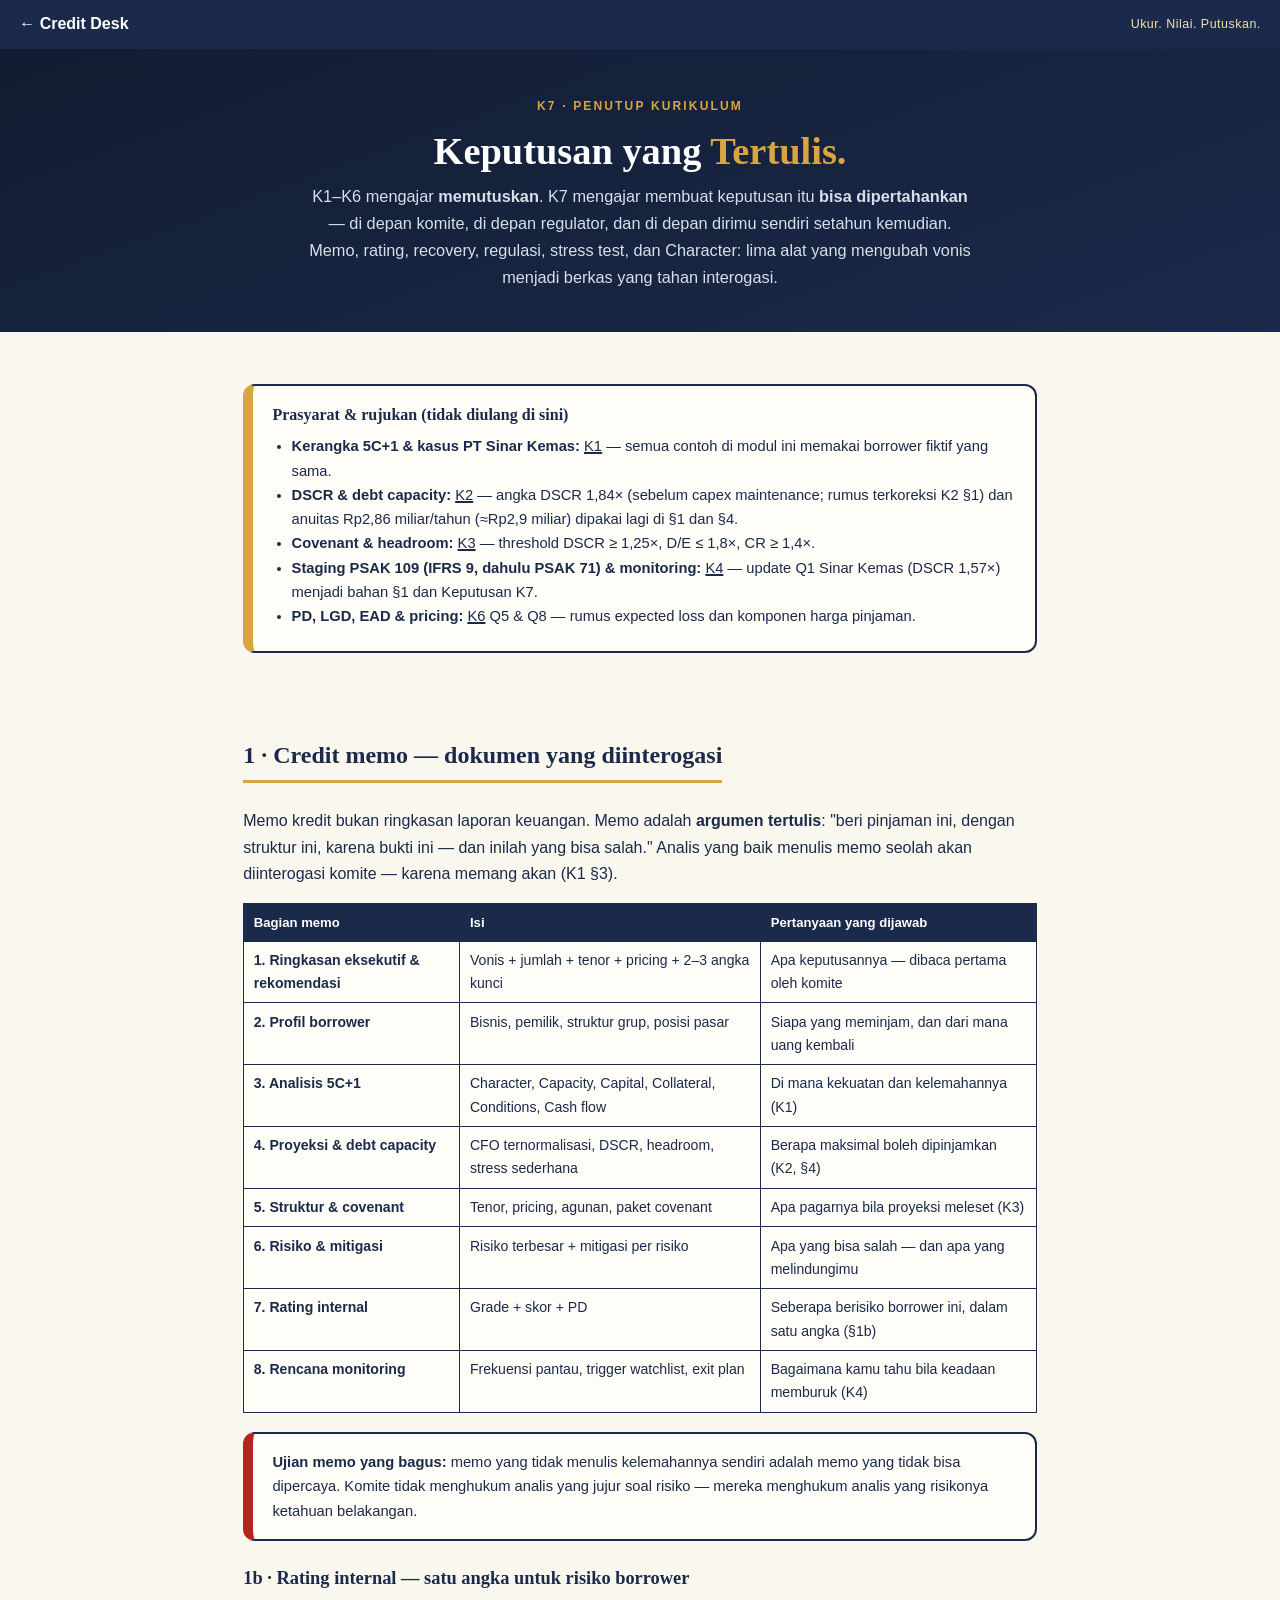
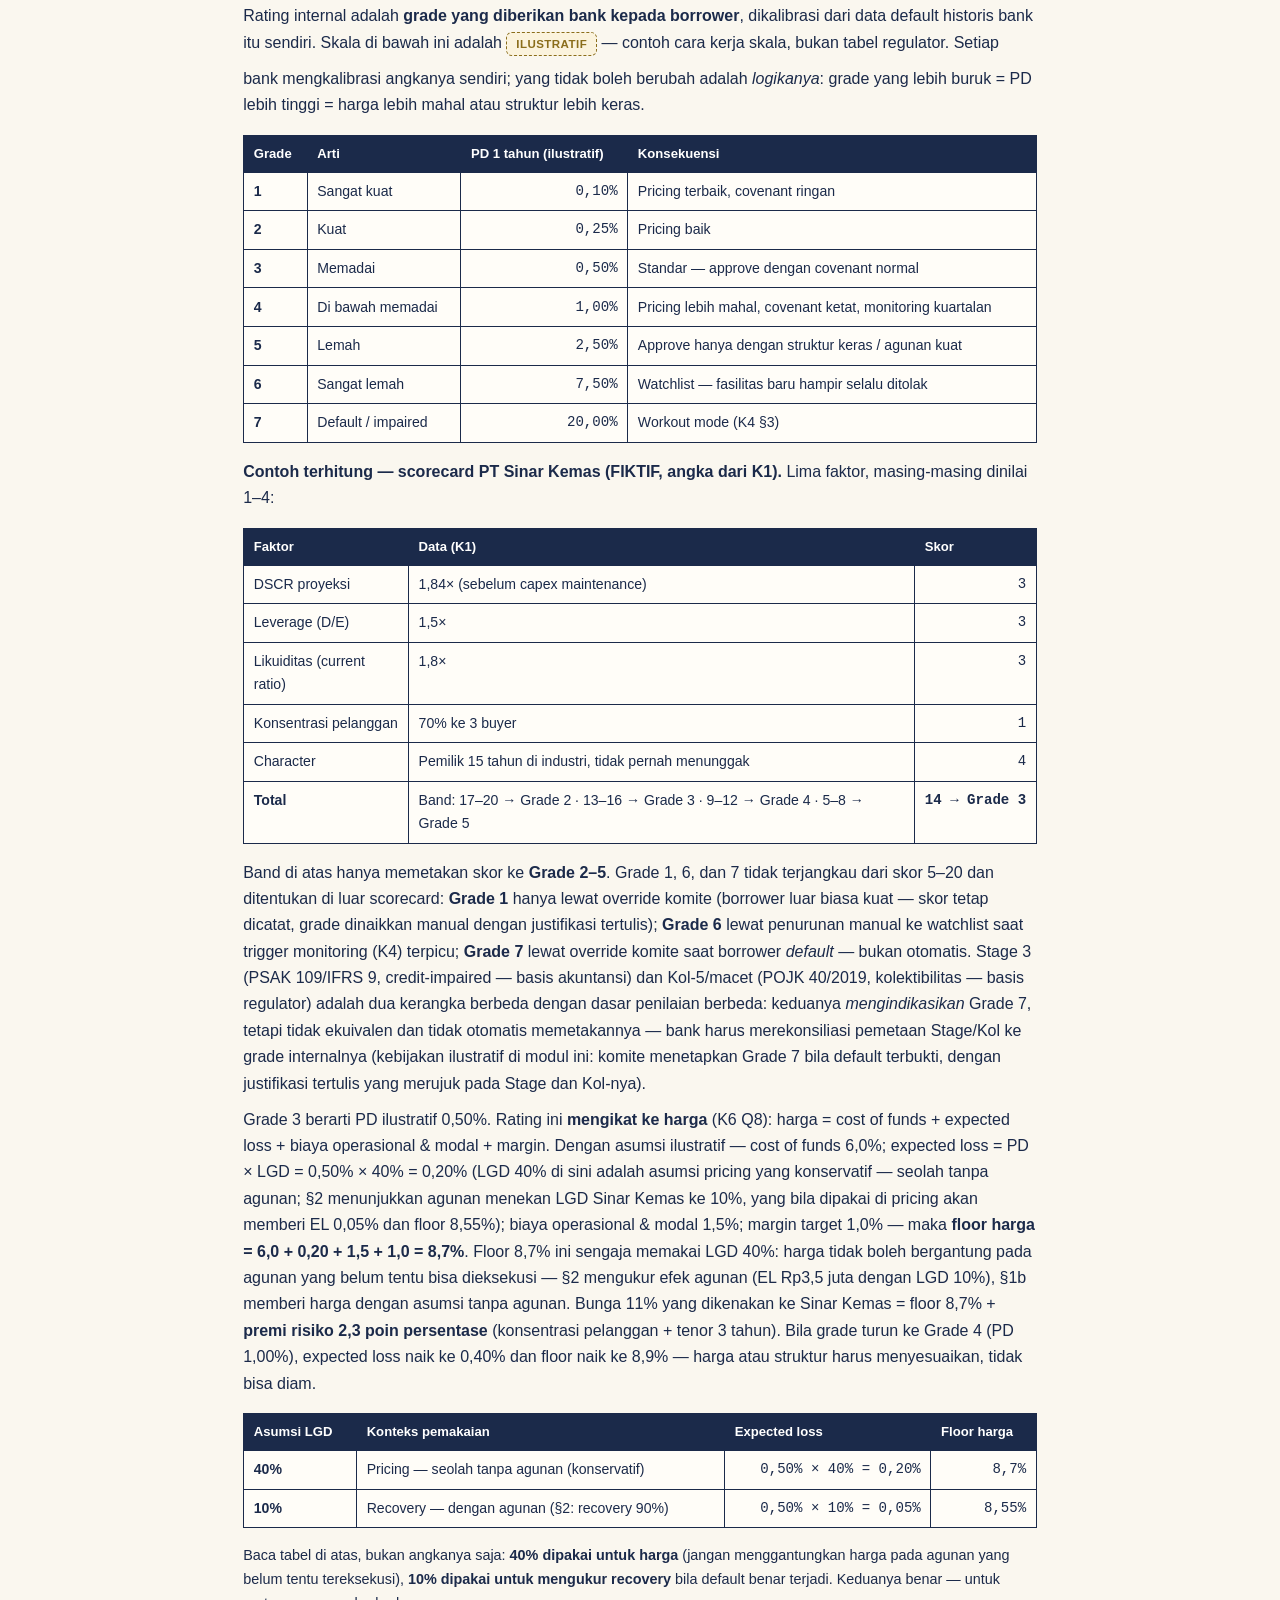
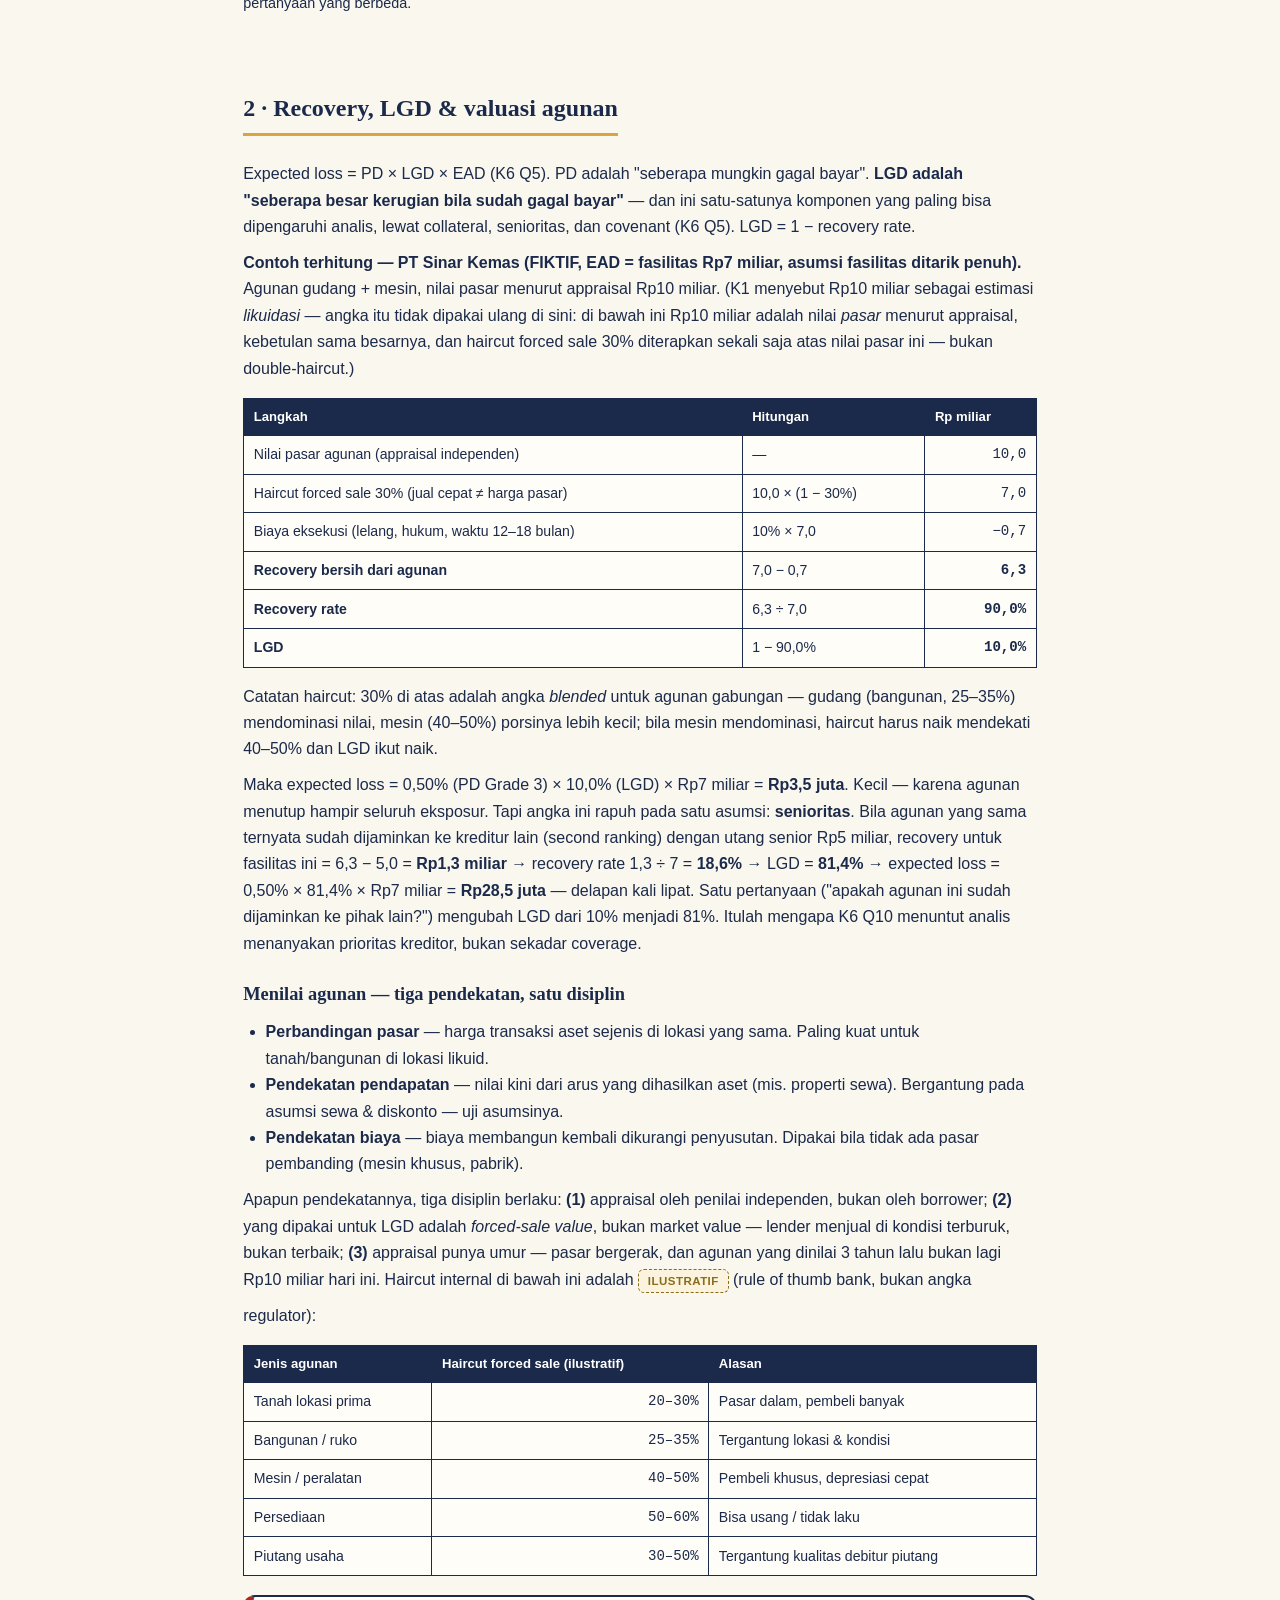
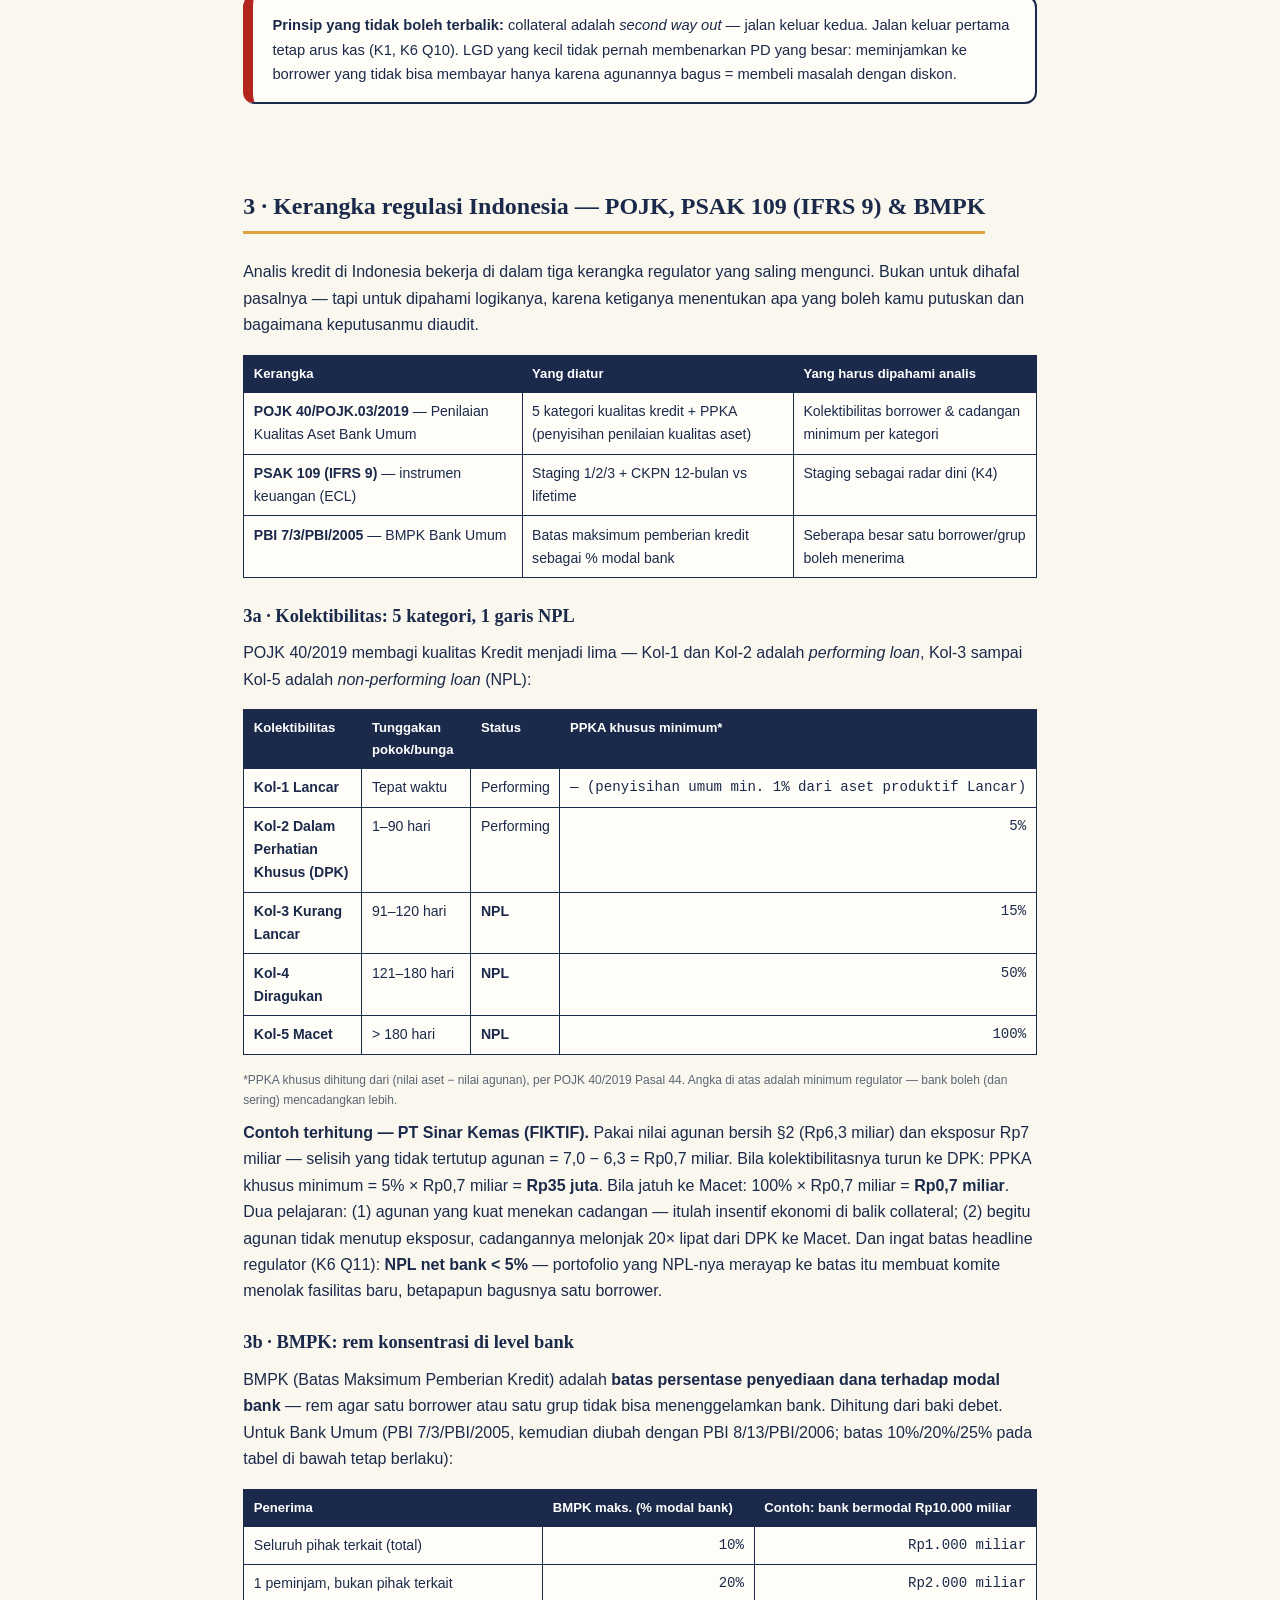
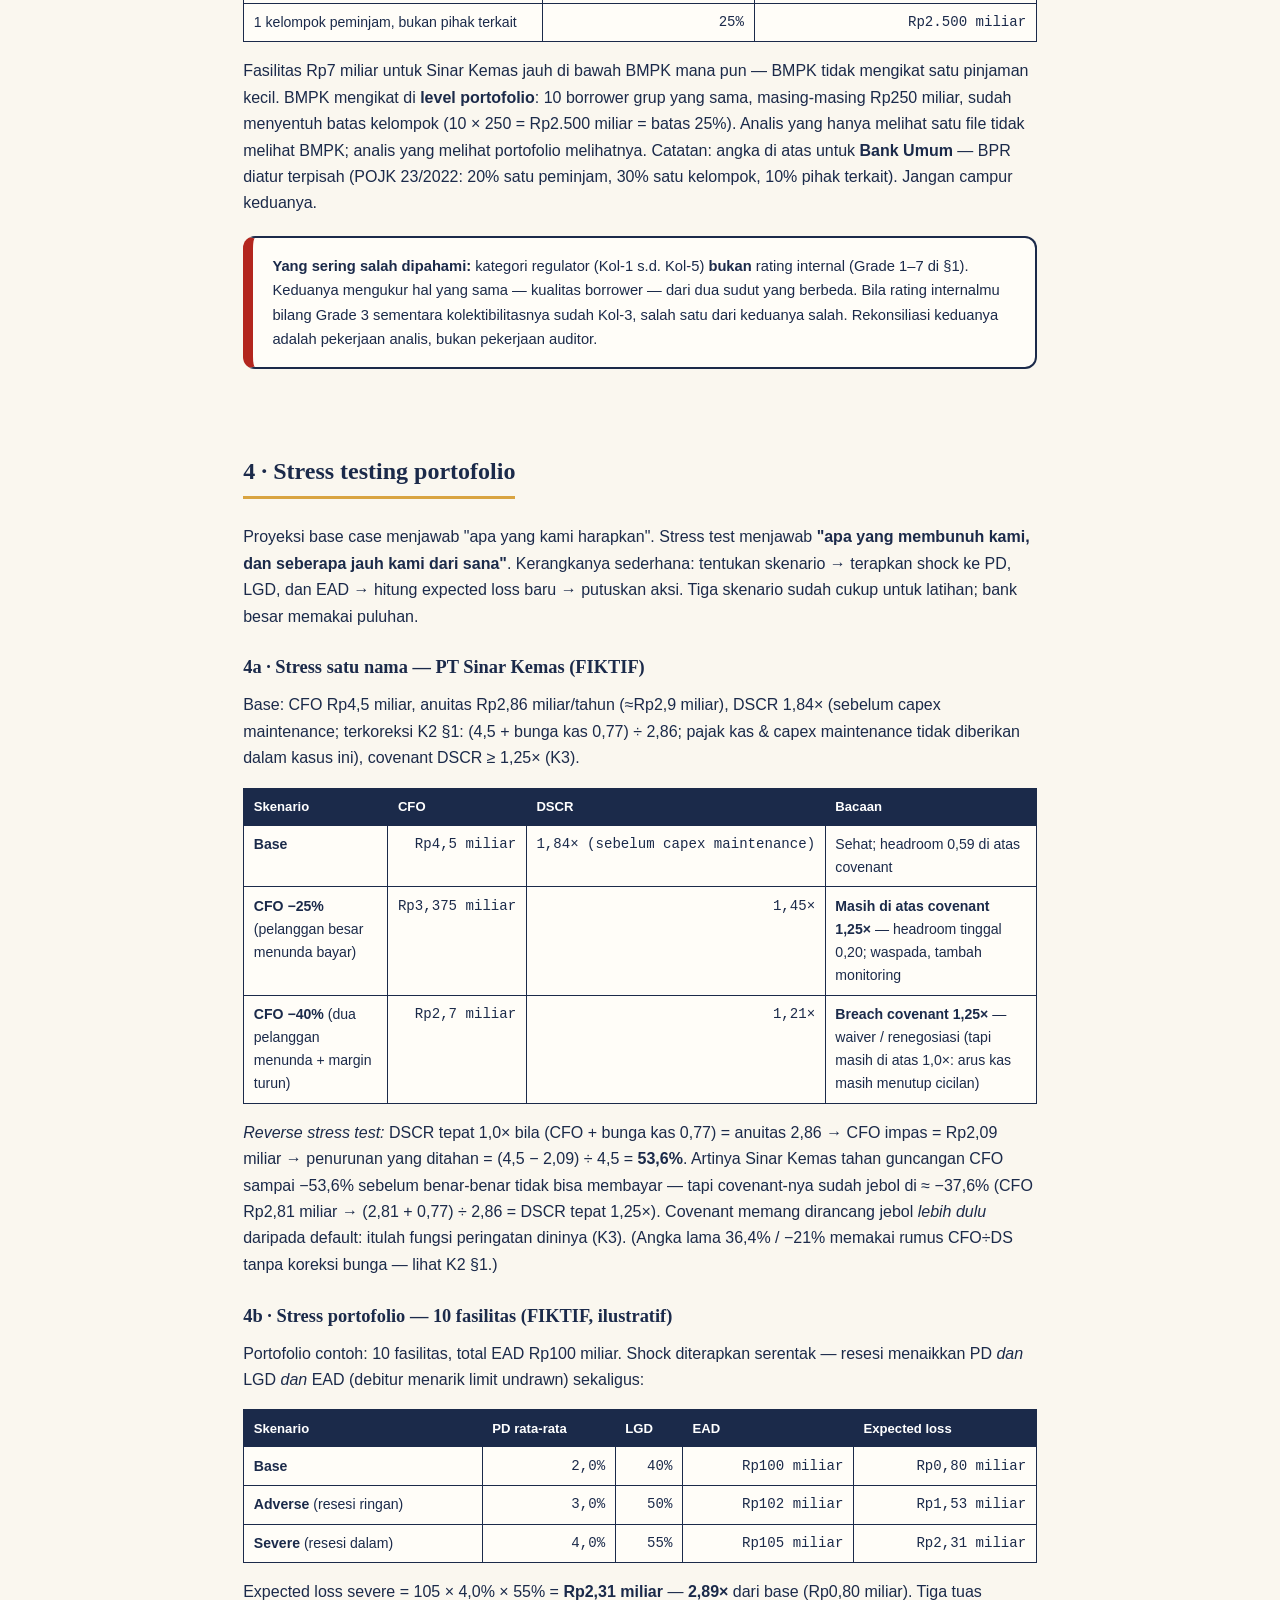
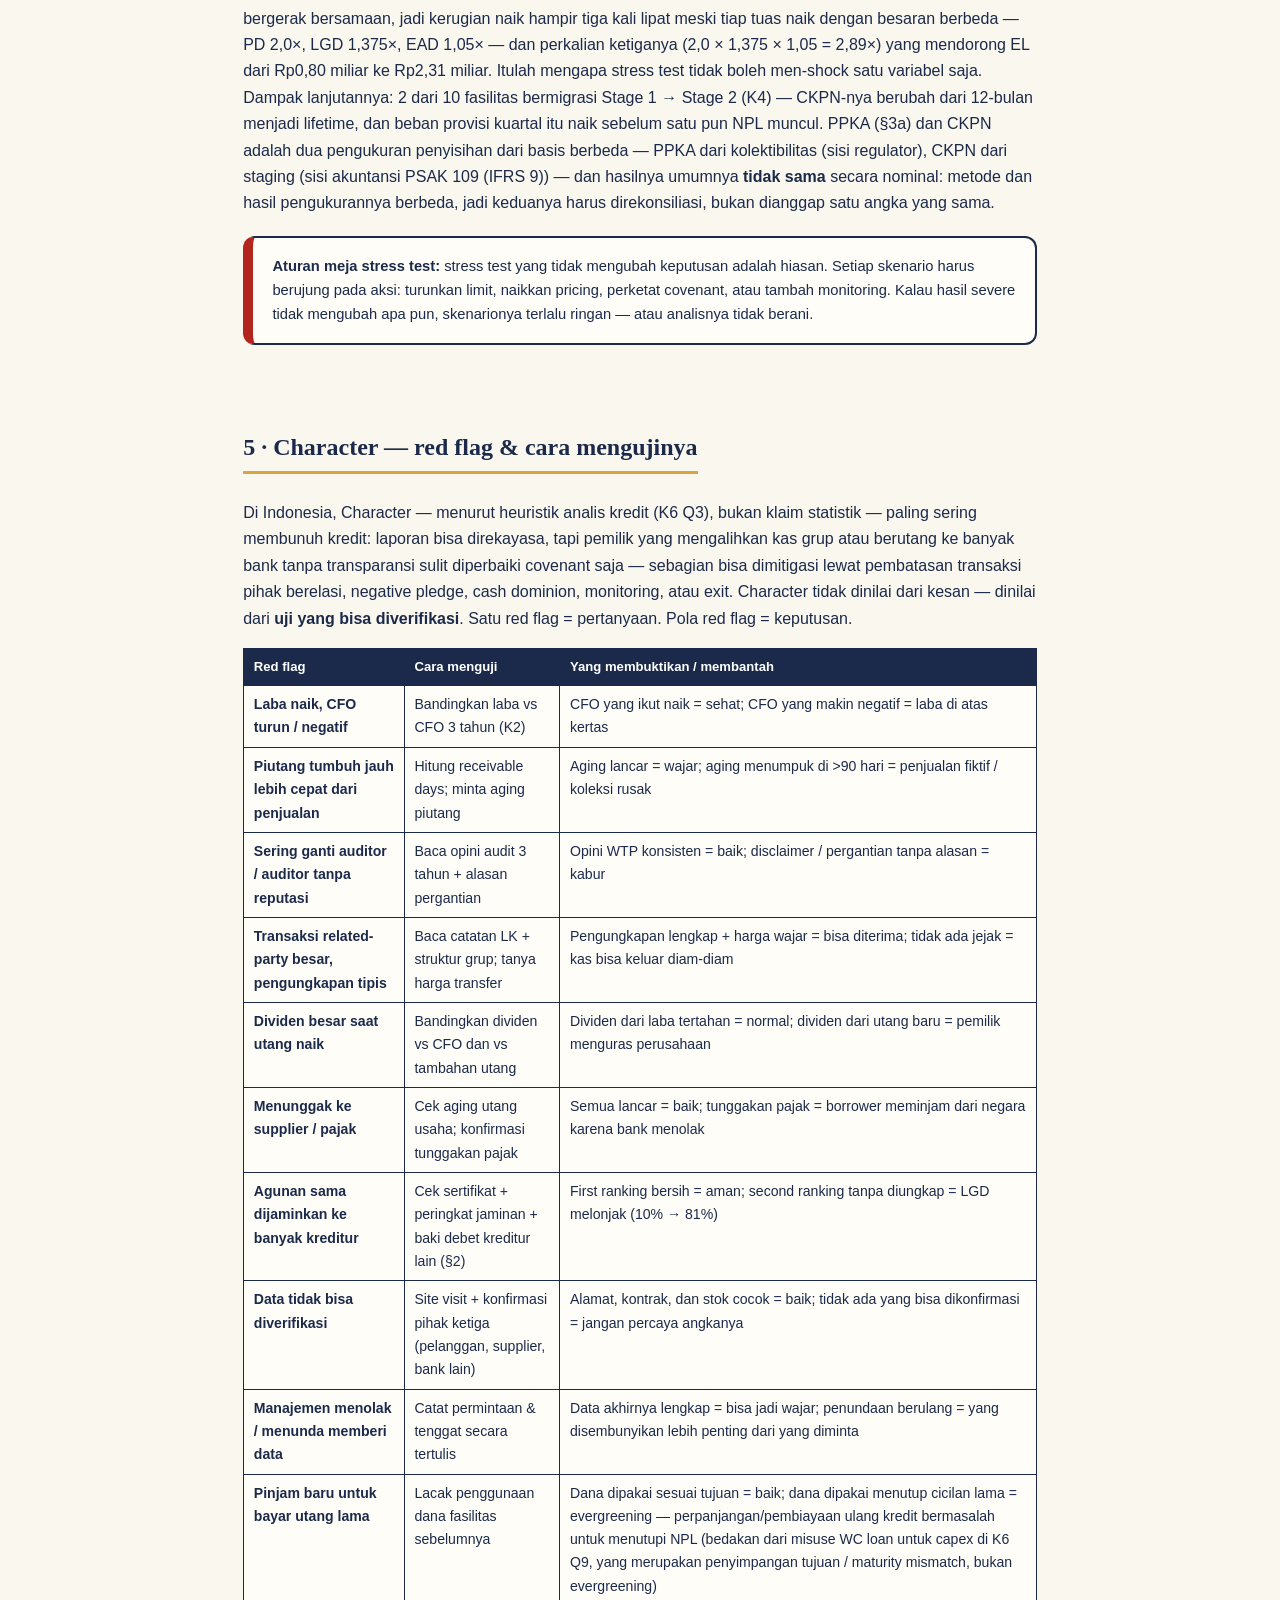
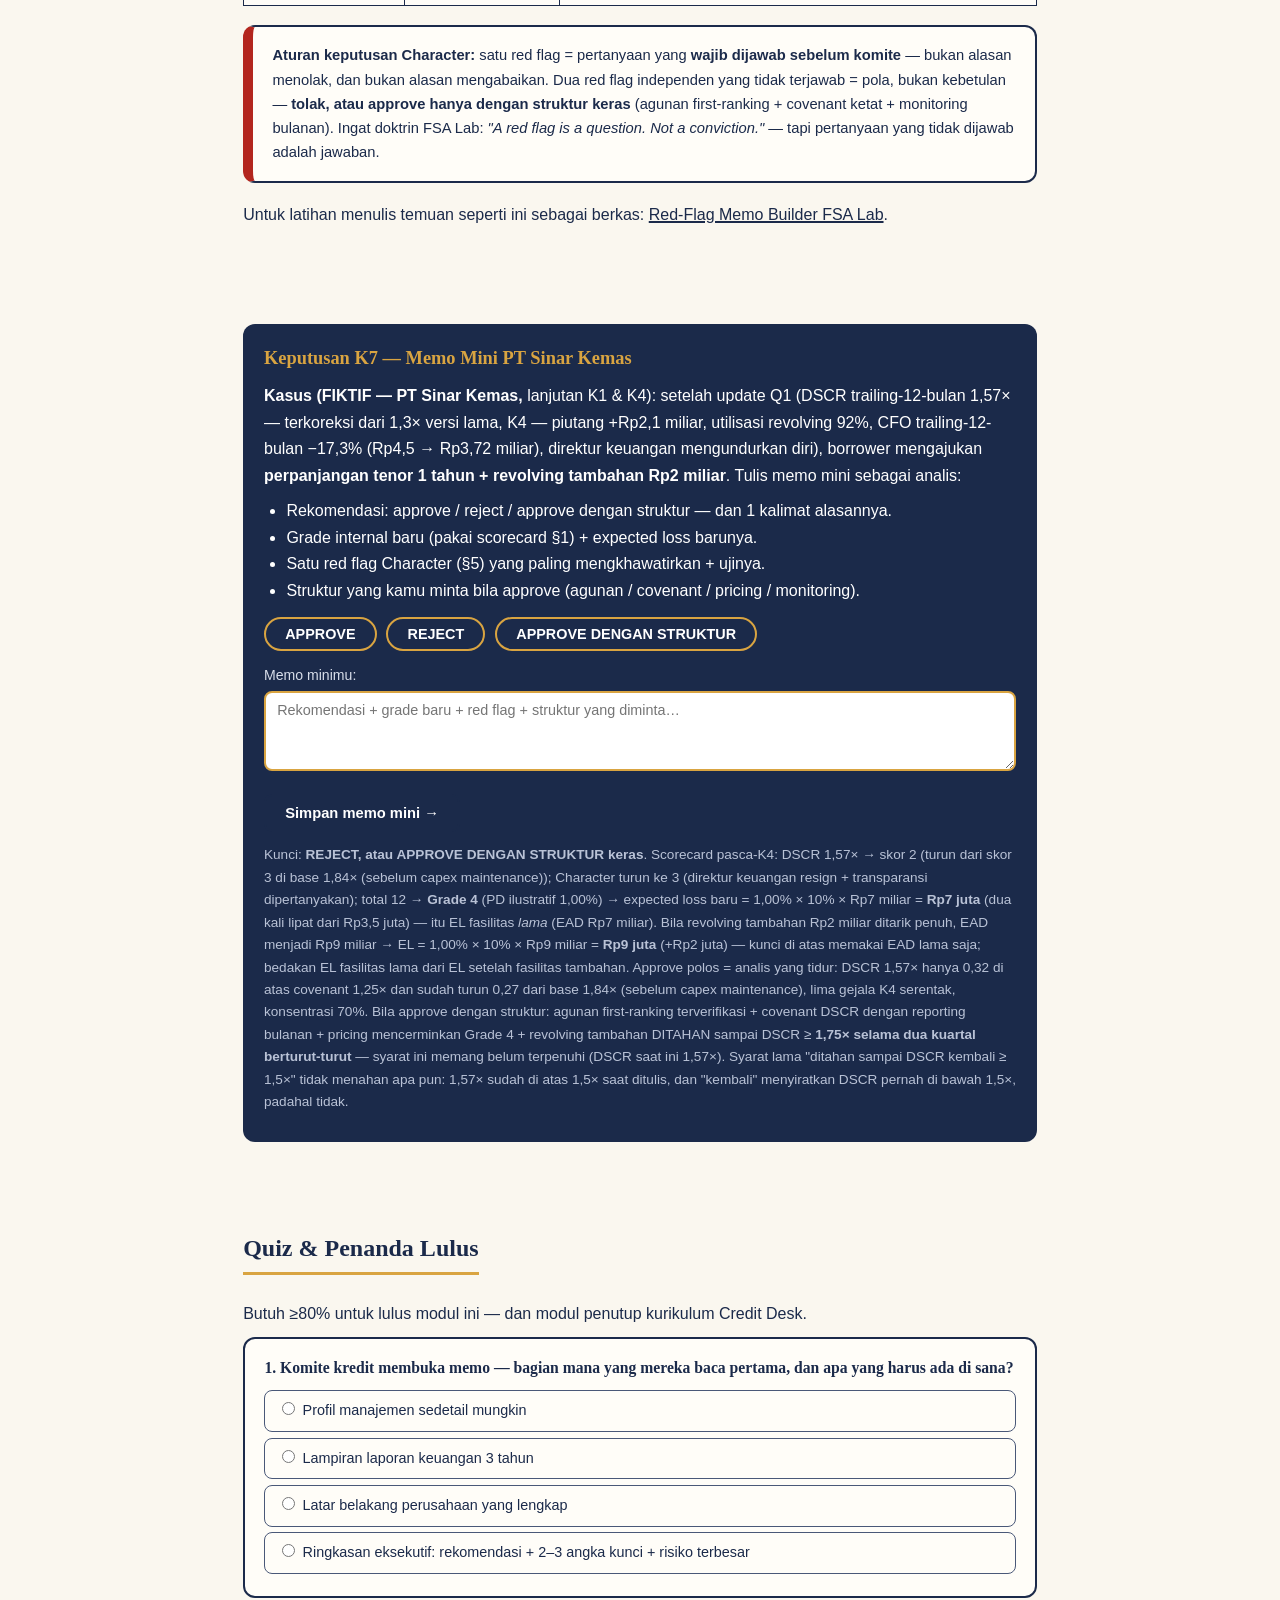
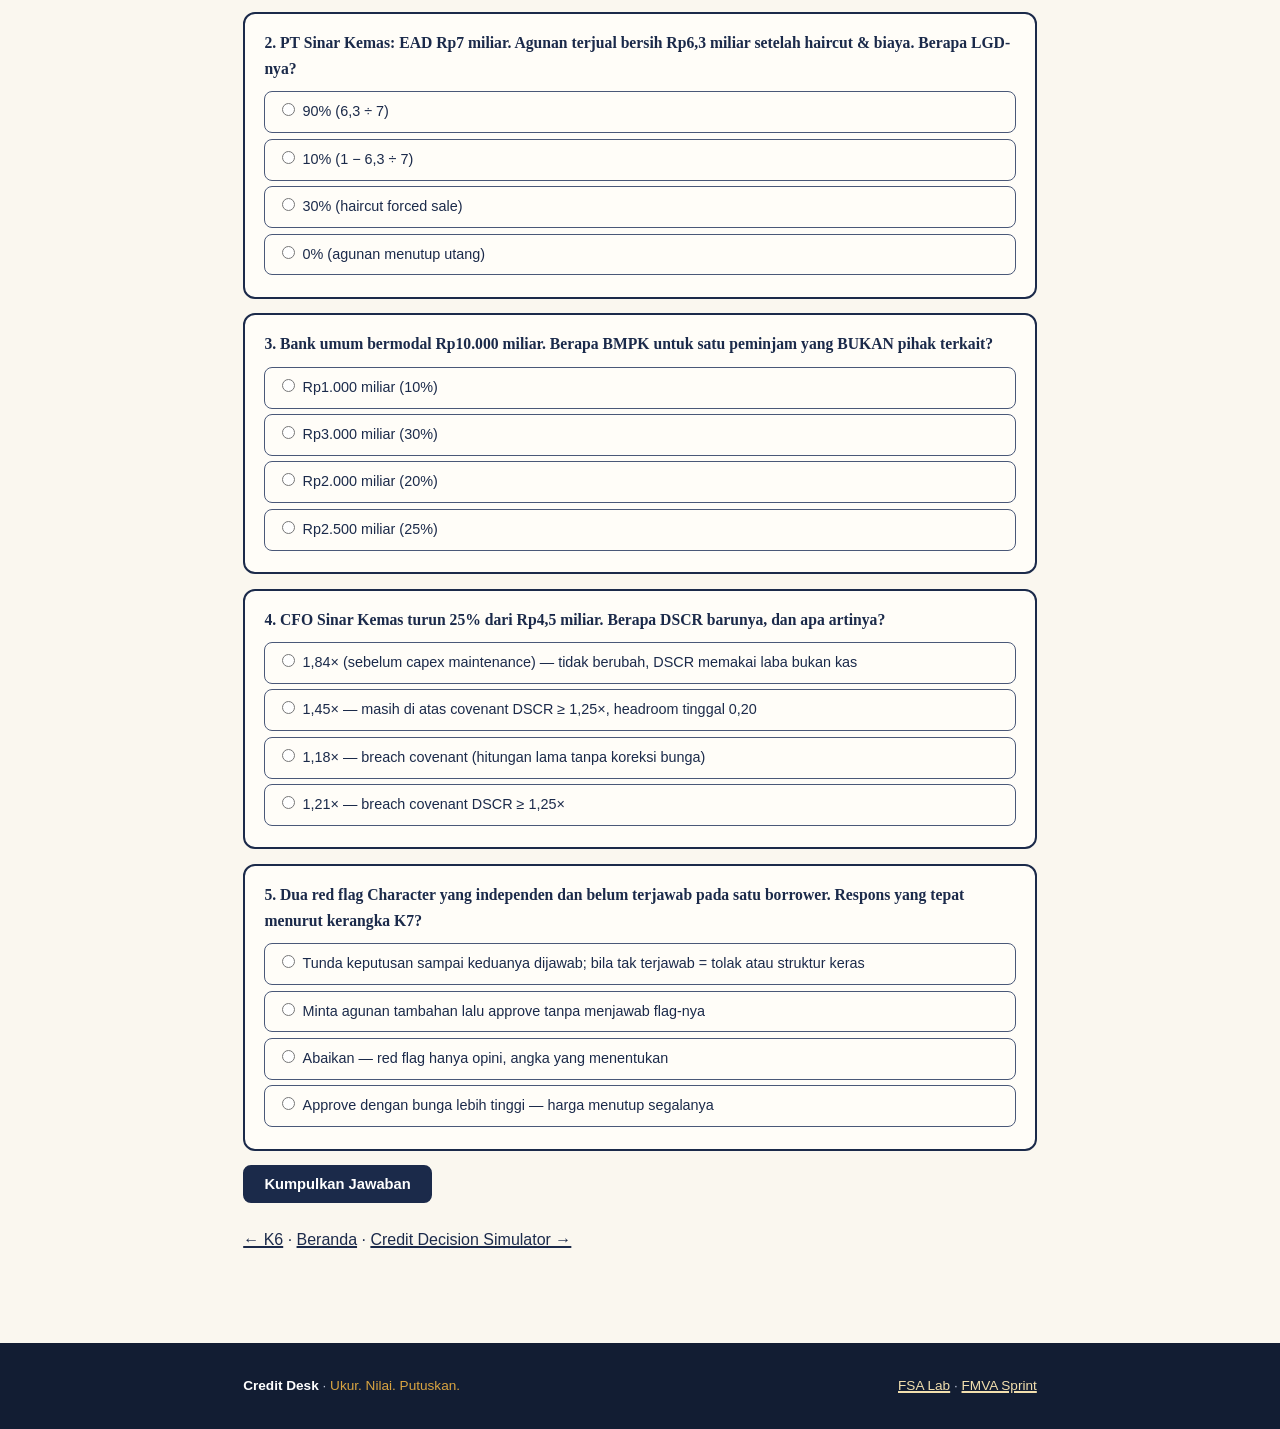
<file: k7/index.html>
<!DOCTYPE html>
<html lang="id">
<head>
<meta charset="UTF-8">
<meta name="viewport" content="width=device-width, initial-scale=1.0">
<title>K7 · Memo, Rating &amp; Regulasi · Credit Desk</title>
<meta name="description" content="K7 Credit Desk: menulis credit memo, skala rating internal, matematika recovery/LGD dan valuasi agunan, kerangka regulasi Indonesia (POJK 40/2019, PSAK 109 (IFRS 9), BMPK), stress testing portofolio, dan kerangka Character/red flag.">
<link rel="canonical" href="https://credit-desk-afy.pages.dev/k7/">
<link rel="stylesheet" href="/css/style.css">
</head>
<body>

<nav class="cd-nav">
  <a href="/">← Credit Desk</a>
  <span class="mantra">Ukur. Nilai. Putuskan.</span>
</nav>

<header class="cd-hero">
  <p class="kicker">K7 · Penutup kurikulum</p>
  <h1>Keputusan yang <em>Tertulis.</em></h1>
  <p class="lede">K1–K6 mengajar <strong>memutuskan</strong>. K7 mengajar membuat keputusan itu <strong>bisa dipertahankan</strong> — di depan komite, di depan regulator, dan di depan dirimu sendiri setahun kemudian. Memo, rating, recovery, regulasi, stress test, dan Character: lima alat yang mengubah vonis menjadi berkas yang tahan interogasi.</p>
</header>

<main class="wrap">

<section class="cd-sec">
  <div class="prereq">
    <h3>Prasyarat &amp; rujukan (tidak diulang di sini)</h3>
    <ul>
      <li><strong>Kerangka 5C+1 &amp; kasus PT Sinar Kemas:</strong> <a href="/k1/">K1</a> — semua contoh di modul ini memakai borrower fiktif yang sama.</li>
      <li><strong>DSCR &amp; debt capacity:</strong> <a href="/k2/">K2</a> — angka DSCR 1,84× (sebelum capex maintenance; rumus terkoreksi K2 §1) dan anuitas Rp2,86 miliar/tahun (≈Rp2,9 miliar) dipakai lagi di §1 dan §4.</li>
      <li><strong>Covenant &amp; headroom:</strong> <a href="/k3/">K3</a> — threshold DSCR ≥ 1,25×, D/E ≤ 1,8×, CR ≥ 1,4×.</li>
      <li><strong>Staging PSAK 109 (IFRS 9, dahulu PSAK 71) &amp; monitoring:</strong> <a href="/k4/">K4</a> — update Q1 Sinar Kemas (DSCR 1,57×) menjadi bahan §1 dan Keputusan K7.</li>
      <li><strong>PD, LGD, EAD &amp; pricing:</strong> <a href="/k6/">K6</a> Q5 &amp; Q8 — rumus expected loss dan komponen harga pinjaman.</li>
    </ul>
  </div>
</section>

<section class="cd-sec">
  <h2>1 · Credit memo — dokumen yang diinterogasi</h2>
  <p>Memo kredit bukan ringkasan laporan keuangan. Memo adalah <strong>argumen tertulis</strong>: "beri pinjaman ini, dengan struktur ini, karena bukti ini — dan inilah yang bisa salah." Analis yang baik menulis memo seolah akan diinterogasi komite — karena memang akan (K1 §3).</p>
  <div class="tblwrap"><table class="stmt">
    <thead><tr><th>Bagian memo</th><th>Isi</th><th>Pertanyaan yang dijawab</th></tr></thead>
    <tbody>
      <tr><td><strong>1. Ringkasan eksekutif &amp; rekomendasi</strong></td><td>Vonis + jumlah + tenor + pricing + 2–3 angka kunci</td><td>Apa keputusannya — dibaca pertama oleh komite</td></tr>
      <tr><td><strong>2. Profil borrower</strong></td><td>Bisnis, pemilik, struktur grup, posisi pasar</td><td>Siapa yang meminjam, dan dari mana uang kembali</td></tr>
      <tr><td><strong>3. Analisis 5C+1</strong></td><td>Character, Capacity, Capital, Collateral, Conditions, Cash flow</td><td>Di mana kekuatan dan kelemahannya (K1)</td></tr>
      <tr><td><strong>4. Proyeksi &amp; debt capacity</strong></td><td>CFO ternormalisasi, DSCR, headroom, stress sederhana</td><td>Berapa maksimal boleh dipinjamkan (K2, §4)</td></tr>
      <tr><td><strong>5. Struktur &amp; covenant</strong></td><td>Tenor, pricing, agunan, paket covenant</td><td>Apa pagarnya bila proyeksi meleset (K3)</td></tr>
      <tr><td><strong>6. Risiko &amp; mitigasi</strong></td><td>Risiko terbesar + mitigasi per risiko</td><td>Apa yang bisa salah — dan apa yang melindungimu</td></tr>
      <tr><td><strong>7. Rating internal</strong></td><td>Grade + skor + PD</td><td>Seberapa berisiko borrower ini, dalam satu angka (§1b)</td></tr>
      <tr><td><strong>8. Rencana monitoring</strong></td><td>Frekuensi pantau, trigger watchlist, exit plan</td><td>Bagaimana kamu tahu bila keadaan memburuk (K4)</td></tr>
    </tbody>
  </table></div>
  <div class="honest"><strong>Ujian memo yang bagus:</strong> memo yang tidak menulis kelemahannya sendiri adalah memo yang tidak bisa dipercaya. Komite tidak menghukum analis yang jujur soal risiko — mereka menghukum analis yang risikonya ketahuan belakangan.</div>

  <h3>1b · Rating internal — satu angka untuk risiko borrower</h3>
  <p>Rating internal adalah <strong>grade yang diberikan bank kepada borrower</strong>, dikalibrasi dari data default historis bank itu sendiri. Skala di bawah ini adalah <span class="ilus">ILUSTRATIF</span> — contoh cara kerja skala, bukan tabel regulator. Setiap bank mengkalibrasi angkanya sendiri; yang tidak boleh berubah adalah <em>logikanya</em>: grade yang lebih buruk = PD lebih tinggi = harga lebih mahal atau struktur lebih keras.</p>
  <div class="tblwrap"><table class="stmt">
    <thead><tr><th>Grade</th><th>Arti</th><th>PD 1 tahun (ilustratif)</th><th>Konsekuensi</th></tr></thead>
    <tbody>
      <tr><td><strong>1</strong></td><td>Sangat kuat</td><td class="num">0,10%</td><td>Pricing terbaik, covenant ringan</td></tr>
      <tr><td><strong>2</strong></td><td>Kuat</td><td class="num">0,25%</td><td>Pricing baik</td></tr>
      <tr><td><strong>3</strong></td><td>Memadai</td><td class="num">0,50%</td><td>Standar — approve dengan covenant normal</td></tr>
      <tr><td><strong>4</strong></td><td>Di bawah memadai</td><td class="num">1,00%</td><td>Pricing lebih mahal, covenant ketat, monitoring kuartalan</td></tr>
      <tr><td><strong>5</strong></td><td>Lemah</td><td class="num">2,50%</td><td>Approve hanya dengan struktur keras / agunan kuat</td></tr>
      <tr><td><strong>6</strong></td><td>Sangat lemah</td><td class="num">7,50%</td><td>Watchlist — fasilitas baru hampir selalu ditolak</td></tr>
      <tr><td><strong>7</strong></td><td>Default / impaired</td><td class="num">20,00%</td><td>Workout mode (K4 §3)</td></tr>
    </tbody>
  </table></div>
  <p><strong>Contoh terhitung — scorecard PT Sinar Kemas (FIKTIF, angka dari K1).</strong> Lima faktor, masing-masing dinilai 1–4:</p>
  <div class="tblwrap"><table class="stmt">
    <thead><tr><th>Faktor</th><th>Data (K1)</th><th>Skor</th></tr></thead>
    <tbody>
      <tr><td>DSCR proyeksi</td><td>1,84× (sebelum capex maintenance)</td><td class="num">3</td></tr>
      <tr><td>Leverage (D/E)</td><td>1,5×</td><td class="num">3</td></tr>
      <tr><td>Likuiditas (current ratio)</td><td>1,8×</td><td class="num">3</td></tr>
      <tr><td>Konsentrasi pelanggan</td><td>70% ke 3 buyer</td><td class="num">1</td></tr>
      <tr><td>Character</td><td>Pemilik 15 tahun di industri, tidak pernah menunggak</td><td class="num">4</td></tr>
      <tr><td><strong>Total</strong></td><td>Band: 17–20 → Grade 2 · 13–16 → Grade 3 · 9–12 → Grade 4 · 5–8 → Grade 5</td><td class="num"><strong>14 → Grade 3</strong></td></tr>
    </tbody>
  </table></div>
  <p>Band di atas hanya memetakan skor ke <strong>Grade 2–5</strong>. Grade 1, 6, dan 7 tidak terjangkau dari skor 5–20 dan ditentukan di luar scorecard: <strong>Grade 1</strong> hanya lewat override komite (borrower luar biasa kuat — skor tetap dicatat, grade dinaikkan manual dengan justifikasi tertulis); <strong>Grade 6</strong> lewat penurunan manual ke watchlist saat trigger monitoring (K4) terpicu; <strong>Grade 7</strong> lewat override komite saat borrower <em>default</em> — bukan otomatis. Stage 3 (PSAK 109/IFRS 9, credit-impaired — basis akuntansi) dan Kol-5/macet (POJK 40/2019, kolektibilitas — basis regulator) adalah dua kerangka berbeda dengan dasar penilaian berbeda: keduanya <em>mengindikasikan</em> Grade 7, tetapi tidak ekuivalen dan tidak otomatis memetakannya — bank harus merekonsiliasi pemetaan Stage/Kol ke grade internalnya (kebijakan ilustratif di modul ini: komite menetapkan Grade 7 bila default terbukti, dengan justifikasi tertulis yang merujuk pada Stage dan Kol-nya).</p>
  <p>Grade 3 berarti PD ilustratif 0,50%. Rating ini <strong>mengikat ke harga</strong> (K6 Q8): harga = cost of funds + expected loss + biaya operasional &amp; modal + margin. Dengan asumsi ilustratif — cost of funds 6,0%; expected loss = PD × LGD = 0,50% × 40% = 0,20% (LGD 40% di sini adalah asumsi pricing yang konservatif — seolah tanpa agunan; §2 menunjukkan agunan menekan LGD Sinar Kemas ke 10%, yang bila dipakai di pricing akan memberi EL 0,05% dan floor 8,55%); biaya operasional &amp; modal 1,5%; margin target 1,0% — maka <strong>floor harga = 6,0 + 0,20 + 1,5 + 1,0 = 8,7%</strong>. Floor 8,7% ini sengaja memakai LGD 40%: harga tidak boleh bergantung pada agunan yang belum tentu bisa dieksekusi — §2 mengukur efek agunan (EL Rp3,5 juta dengan LGD 10%), §1b memberi harga dengan asumsi tanpa agunan. Bunga 11% yang dikenakan ke Sinar Kemas = floor 8,7% + <strong>premi risiko 2,3 poin persentase</strong> (konsentrasi pelanggan + tenor 3 tahun). Bila grade turun ke Grade 4 (PD 1,00%), expected loss naik ke 0,40% dan floor naik ke 8,9% — harga atau struktur harus menyesuaikan, tidak bisa diam.</p>
  <div class="tblwrap"><table class="stmt">
    <thead><tr><th>Asumsi LGD</th><th>Konteks pemakaian</th><th>Expected loss</th><th>Floor harga</th></tr></thead>
    <tbody>
      <tr><td><strong>40%</strong></td><td>Pricing — seolah tanpa agunan (konservatif)</td><td class="num">0,50% × 40% = 0,20%</td><td class="num">8,7%</td></tr>
      <tr><td><strong>10%</strong></td><td>Recovery — dengan agunan (§2: recovery 90%)</td><td class="num">0,50% × 10% = 0,05%</td><td class="num">8,55%</td></tr>
    </tbody>
  </table></div>
  <p style="font-size:.9rem">Baca tabel di atas, bukan angkanya saja: <strong>40% dipakai untuk harga</strong> (jangan menggantungkan harga pada agunan yang belum tentu tereksekusi), <strong>10% dipakai untuk mengukur recovery</strong> bila default benar terjadi. Keduanya benar — untuk pertanyaan yang berbeda.</p>
</section>

<section class="cd-sec">
  <h2>2 · Recovery, LGD &amp; valuasi agunan</h2>
  <p>Expected loss = PD × LGD × EAD (K6 Q5). PD adalah "seberapa mungkin gagal bayar". <strong>LGD adalah "seberapa besar kerugian bila sudah gagal bayar"</strong> — dan ini satu-satunya komponen yang paling bisa dipengaruhi analis, lewat collateral, senioritas, dan covenant (K6 Q5). LGD = 1 − recovery rate.</p>
  <p><strong>Contoh terhitung — PT Sinar Kemas (FIKTIF, EAD = fasilitas Rp7 miliar, asumsi fasilitas ditarik penuh).</strong> Agunan gudang + mesin, nilai pasar menurut appraisal Rp10 miliar. (K1 menyebut Rp10 miliar sebagai estimasi <em>likuidasi</em> — angka itu tidak dipakai ulang di sini: di bawah ini Rp10 miliar adalah nilai <em>pasar</em> menurut appraisal, kebetulan sama besarnya, dan haircut forced sale 30% diterapkan sekali saja atas nilai pasar ini — bukan double-haircut.)</p>
  <div class="tblwrap"><table class="stmt">
    <thead><tr><th>Langkah</th><th>Hitungan</th><th class="num">Rp miliar</th></tr></thead>
    <tbody>
      <tr><td>Nilai pasar agunan (appraisal independen)</td><td>—</td><td class="num">10,0</td></tr>
      <tr><td>Haircut forced sale 30% (jual cepat ≠ harga pasar)</td><td>10,0 × (1 − 30%)</td><td class="num">7,0</td></tr>
      <tr><td>Biaya eksekusi (lelang, hukum, waktu 12–18 bulan)</td><td>10% × 7,0</td><td class="num">−0,7</td></tr>
      <tr><td><strong>Recovery bersih dari agunan</strong></td><td>7,0 − 0,7</td><td class="num"><strong>6,3</strong></td></tr>
      <tr><td><strong>Recovery rate</strong></td><td>6,3 ÷ 7,0</td><td class="num"><strong>90,0%</strong></td></tr>
      <tr><td><strong>LGD</strong></td><td>1 − 90,0%</td><td class="num"><strong>10,0%</strong></td></tr>
    </tbody>
  </table></div>
  <p>Catatan haircut: 30% di atas adalah angka <em>blended</em> untuk agunan gabungan — gudang (bangunan, 25–35%) mendominasi nilai, mesin (40–50%) porsinya lebih kecil; bila mesin mendominasi, haircut harus naik mendekati 40–50% dan LGD ikut naik.</p>
  <p>Maka expected loss = 0,50% (PD Grade 3) × 10,0% (LGD) × Rp7 miliar = <strong>Rp3,5 juta</strong>. Kecil — karena agunan menutup hampir seluruh eksposur. Tapi angka ini rapuh pada satu asumsi: <strong>senioritas</strong>. Bila agunan yang sama ternyata sudah dijaminkan ke kreditur lain (second ranking) dengan utang senior Rp5 miliar, recovery untuk fasilitas ini = 6,3 − 5,0 = <strong>Rp1,3 miliar</strong> → recovery rate 1,3 ÷ 7 = <strong>18,6%</strong> → LGD = <strong>81,4%</strong> → expected loss = 0,50% × 81,4% × Rp7 miliar = <strong>Rp28,5 juta</strong> — delapan kali lipat. Satu pertanyaan ("apakah agunan ini sudah dijaminkan ke pihak lain?") mengubah LGD dari 10% menjadi 81%. Itulah mengapa K6 Q10 menuntut analis menanyakan prioritas kreditor, bukan sekadar coverage.</p>
  <h3>Menilai agunan — tiga pendekatan, satu disiplin</h3>
  <ul>
    <li><strong>Perbandingan pasar</strong> — harga transaksi aset sejenis di lokasi yang sama. Paling kuat untuk tanah/bangunan di lokasi likuid.</li>
    <li><strong>Pendekatan pendapatan</strong> — nilai kini dari arus yang dihasilkan aset (mis. properti sewa). Bergantung pada asumsi sewa &amp; diskonto — uji asumsinya.</li>
    <li><strong>Pendekatan biaya</strong> — biaya membangun kembali dikurangi penyusutan. Dipakai bila tidak ada pasar pembanding (mesin khusus, pabrik).</li>
  </ul>
  <p>Apapun pendekatannya, tiga disiplin berlaku: <strong>(1)</strong> appraisal oleh penilai independen, bukan oleh borrower; <strong>(2)</strong> yang dipakai untuk LGD adalah <em>forced-sale value</em>, bukan market value — lender menjual di kondisi terburuk, bukan terbaik; <strong>(3)</strong> appraisal punya umur — pasar bergerak, dan agunan yang dinilai 3 tahun lalu bukan lagi Rp10 miliar hari ini. Haircut internal di bawah ini adalah <span class="ilus">ILUSTRATIF</span> (rule of thumb bank, bukan angka regulator):</p>
  <div class="tblwrap"><table class="stmt">
    <thead><tr><th>Jenis agunan</th><th>Haircut forced sale (ilustratif)</th><th>Alasan</th></tr></thead>
    <tbody>
      <tr><td>Tanah lokasi prima</td><td class="num">20–30%</td><td>Pasar dalam, pembeli banyak</td></tr>
      <tr><td>Bangunan / ruko</td><td class="num">25–35%</td><td>Tergantung lokasi &amp; kondisi</td></tr>
      <tr><td>Mesin / peralatan</td><td class="num">40–50%</td><td>Pembeli khusus, depresiasi cepat</td></tr>
      <tr><td>Persediaan</td><td class="num">50–60%</td><td>Bisa usang / tidak laku</td></tr>
      <tr><td>Piutang usaha</td><td class="num">30–50%</td><td>Tergantung kualitas debitur piutang</td></tr>
    </tbody>
  </table></div>
  <div class="honest"><strong>Prinsip yang tidak boleh terbalik:</strong> collateral adalah <em>second way out</em> — jalan keluar kedua. Jalan keluar pertama tetap arus kas (K1, K6 Q10). LGD yang kecil tidak pernah membenarkan PD yang besar: meminjamkan ke borrower yang tidak bisa membayar hanya karena agunannya bagus = membeli masalah dengan diskon.</div>
</section>

<section class="cd-sec">
  <h2>3 · Kerangka regulasi Indonesia — POJK, PSAK 109 (IFRS 9) &amp; BMPK</h2>
  <p>Analis kredit di Indonesia bekerja di dalam tiga kerangka regulator yang saling mengunci. Bukan untuk dihafal pasalnya — tapi untuk dipahami logikanya, karena ketiganya menentukan apa yang boleh kamu putuskan dan bagaimana keputusanmu diaudit.</p>
  <div class="tblwrap"><table class="stmt">
    <thead><tr><th>Kerangka</th><th>Yang diatur</th><th>Yang harus dipahami analis</th></tr></thead>
    <tbody>
      <tr><td><strong>POJK 40/POJK.03/2019</strong> — Penilaian Kualitas Aset Bank Umum</td><td>5 kategori kualitas kredit + PPKA (penyisihan penilaian kualitas aset)</td><td>Kolektibilitas borrower &amp; cadangan minimum per kategori</td></tr>
      <tr><td><strong>PSAK 109 (IFRS 9)</strong> — instrumen keuangan (ECL)</td><td>Staging 1/2/3 + CKPN 12-bulan vs lifetime</td><td>Staging sebagai radar dini (K4)</td></tr>
      <tr><td><strong>PBI 7/3/PBI/2005</strong> — BMPK Bank Umum</td><td>Batas maksimum pemberian kredit sebagai % modal bank</td><td>Seberapa besar satu borrower/grup boleh menerima</td></tr>
    </tbody>
  </table></div>
  <h3>3a · Kolektibilitas: 5 kategori, 1 garis NPL</h3>
  <p>POJK 40/2019 membagi kualitas Kredit menjadi lima — Kol-1 dan Kol-2 adalah <em>performing loan</em>, Kol-3 sampai Kol-5 adalah <em>non-performing loan</em> (NPL):</p>
  <div class="tblwrap"><table class="stmt">
    <thead><tr><th>Kolektibilitas</th><th>Tunggakan pokok/bunga</th><th>Status</th><th>PPKA khusus minimum*</th></tr></thead>
    <tbody>
      <tr><td><strong>Kol-1 Lancar</strong></td><td>Tepat waktu</td><td>Performing</td><td class="num">— (penyisihan umum min. 1% dari aset produktif Lancar)</td></tr>
      <tr><td><strong>Kol-2 Dalam Perhatian Khusus (DPK)</strong></td><td>1–90 hari</td><td>Performing</td><td class="num">5%</td></tr>
      <tr><td><strong>Kol-3 Kurang Lancar</strong></td><td>91–120 hari</td><td><strong>NPL</strong></td><td class="num">15%</td></tr>
      <tr><td><strong>Kol-4 Diragukan</strong></td><td>121–180 hari</td><td><strong>NPL</strong></td><td class="num">50%</td></tr>
      <tr><td><strong>Kol-5 Macet</strong></td><td>&gt; 180 hari</td><td><strong>NPL</strong></td><td class="num">100%</td></tr>
    </tbody>
  </table></div>
  <p class="src">*PPKA khusus dihitung dari (nilai aset − nilai agunan), per POJK 40/2019 Pasal 44. Angka di atas adalah minimum regulator — bank boleh (dan sering) mencadangkan lebih.</p>
  <p><strong>Contoh terhitung — PT Sinar Kemas (FIKTIF).</strong> Pakai nilai agunan bersih §2 (Rp6,3 miliar) dan eksposur Rp7 miliar — selisih yang tidak tertutup agunan = 7,0 − 6,3 = Rp0,7 miliar. Bila kolektibilitasnya turun ke DPK: PPKA khusus minimum = 5% × Rp0,7 miliar = <strong>Rp35 juta</strong>. Bila jatuh ke Macet: 100% × Rp0,7 miliar = <strong>Rp0,7 miliar</strong>. Dua pelajaran: (1) agunan yang kuat menekan cadangan — itulah insentif ekonomi di balik collateral; (2) begitu agunan tidak menutup eksposur, cadangannya melonjak 20× lipat dari DPK ke Macet. Dan ingat batas headline regulator (K6 Q11): <strong>NPL net bank &lt; 5%</strong> — portofolio yang NPL-nya merayap ke batas itu membuat komite menolak fasilitas baru, betapapun bagusnya satu borrower.</p>
  <h3>3b · BMPK: rem konsentrasi di level bank</h3>
  <p>BMPK (Batas Maksimum Pemberian Kredit) adalah <strong>batas persentase penyediaan dana terhadap modal bank</strong> — rem agar satu borrower atau satu grup tidak bisa menenggelamkan bank. Dihitung dari baki debet. Untuk Bank Umum (PBI 7/3/PBI/2005, kemudian diubah dengan PBI 8/13/PBI/2006; batas 10%/20%/25% pada tabel di bawah tetap berlaku):</p>
  <div class="tblwrap"><table class="stmt">
    <thead><tr><th>Penerima</th><th>BMPK maks. (% modal bank)</th><th>Contoh: bank bermodal Rp10.000 miliar</th></tr></thead>
    <tbody>
      <tr><td>Seluruh pihak terkait (total)</td><td class="num">10%</td><td class="num">Rp1.000 miliar</td></tr>
      <tr><td>1 peminjam, bukan pihak terkait</td><td class="num">20%</td><td class="num">Rp2.000 miliar</td></tr>
      <tr><td>1 kelompok peminjam, bukan pihak terkait</td><td class="num">25%</td><td class="num">Rp2.500 miliar</td></tr>
    </tbody>
  </table></div>
  <p>Fasilitas Rp7 miliar untuk Sinar Kemas jauh di bawah BMPK mana pun — BMPK tidak mengikat satu pinjaman kecil. BMPK mengikat di <strong>level portofolio</strong>: 10 borrower grup yang sama, masing-masing Rp250 miliar, sudah menyentuh batas kelompok (10 × 250 = Rp2.500 miliar = batas 25%). Analis yang hanya melihat satu file tidak melihat BMPK; analis yang melihat portofolio melihatnya. Catatan: angka di atas untuk <strong>Bank Umum</strong> — BPR diatur terpisah (POJK 23/2022: 20% satu peminjam, 30% satu kelompok, 10% pihak terkait). Jangan campur keduanya.</p>
  <div class="honest"><strong>Yang sering salah dipahami:</strong> kategori regulator (Kol-1 s.d. Kol-5) <strong>bukan</strong> rating internal (Grade 1–7 di §1). Keduanya mengukur hal yang sama — kualitas borrower — dari dua sudut yang berbeda. Bila rating internalmu bilang Grade 3 sementara kolektibilitasnya sudah Kol-3, salah satu dari keduanya salah. Rekonsiliasi keduanya adalah pekerjaan analis, bukan pekerjaan auditor.</div>
</section>

<section class="cd-sec">
  <h2>4 · Stress testing portofolio</h2>
  <p>Proyeksi base case menjawab "apa yang kami harapkan". Stress test menjawab <strong>"apa yang membunuh kami, dan seberapa jauh kami dari sana"</strong>. Kerangkanya sederhana: tentukan skenario → terapkan shock ke PD, LGD, dan EAD → hitung expected loss baru → putuskan aksi. Tiga skenario sudah cukup untuk latihan; bank besar memakai puluhan.</p>
  <h3>4a · Stress satu nama — PT Sinar Kemas (FIKTIF)</h3>
  <p>Base: CFO Rp4,5 miliar, anuitas Rp2,86 miliar/tahun (≈Rp2,9 miliar), DSCR 1,84× (sebelum capex maintenance; terkoreksi K2 §1: (4,5 + bunga kas 0,77) ÷ 2,86; pajak kas &amp; capex maintenance tidak diberikan dalam kasus ini), covenant DSCR ≥ 1,25× (K3).</p>
  <div class="tblwrap"><table class="stmt">
    <thead><tr><th>Skenario</th><th>CFO</th><th>DSCR</th><th>Bacaan</th></tr></thead>
    <tbody>
      <tr><td><strong>Base</strong></td><td class="num">Rp4,5 miliar</td><td class="num">1,84× (sebelum capex maintenance)</td><td>Sehat; headroom 0,59 di atas covenant</td></tr>
      <tr><td><strong>CFO −25%</strong> (pelanggan besar menunda bayar)</td><td class="num">Rp3,375 miliar</td><td class="num">1,45×</td><td><strong>Masih di atas covenant 1,25×</strong> — headroom tinggal 0,20; waspada, tambah monitoring</td></tr>
      <tr><td><strong>CFO −40%</strong> (dua pelanggan menunda + margin turun)</td><td class="num">Rp2,7 miliar</td><td class="num">1,21×</td><td><strong>Breach covenant 1,25×</strong> — waiver / renegosiasi (tapi masih di atas 1,0×: arus kas masih menutup cicilan)</td></tr>
    </tbody>
  </table></div>
  <p><em>Reverse stress test:</em> DSCR tepat 1,0× bila (CFO + bunga kas 0,77) = anuitas 2,86 → CFO impas = Rp2,09 miliar → penurunan yang ditahan = (4,5 − 2,09) ÷ 4,5 = <strong>53,6%</strong>. Artinya Sinar Kemas tahan guncangan CFO sampai −53,6% sebelum benar-benar tidak bisa membayar — tapi covenant-nya sudah jebol di ≈ −37,6% (CFO Rp2,81 miliar → (2,81 + 0,77) ÷ 2,86 = DSCR tepat 1,25×). Covenant memang dirancang jebol <em>lebih dulu</em> daripada default: itulah fungsi peringatan dininya (K3). (Angka lama 36,4% / −21% memakai rumus CFO÷DS tanpa koreksi bunga — lihat K2 §1.)</p>
  <h3>4b · Stress portofolio — 10 fasilitas (FIKTIF, ilustratif)</h3>
  <p>Portofolio contoh: 10 fasilitas, total EAD Rp100 miliar. Shock diterapkan serentak — resesi menaikkan PD <em>dan</em> LGD <em>dan</em> EAD (debitur menarik limit undrawn) sekaligus:</p>
  <div class="tblwrap"><table class="stmt">
    <thead><tr><th>Skenario</th><th>PD rata-rata</th><th>LGD</th><th>EAD</th><th class="num">Expected loss</th></tr></thead>
    <tbody>
      <tr><td><strong>Base</strong></td><td class="num">2,0%</td><td class="num">40%</td><td class="num">Rp100 miliar</td><td class="num">Rp0,80 miliar</td></tr>
      <tr><td><strong>Adverse</strong> (resesi ringan)</td><td class="num">3,0%</td><td class="num">50%</td><td class="num">Rp102 miliar</td><td class="num">Rp1,53 miliar</td></tr>
      <tr><td><strong>Severe</strong> (resesi dalam)</td><td class="num">4,0%</td><td class="num">55%</td><td class="num">Rp105 miliar</td><td class="num">Rp2,31 miliar</td></tr>
    </tbody>
  </table></div>
  <p>Expected loss severe = 105 × 4,0% × 55% = <strong>Rp2,31 miliar</strong> — <strong>2,89×</strong> dari base (Rp0,80 miliar). Tiga tuas bergerak bersamaan, jadi kerugian naik hampir tiga kali lipat meski tiap tuas naik dengan besaran berbeda — PD 2,0×, LGD 1,375×, EAD 1,05× — dan perkalian ketiganya (2,0 × 1,375 × 1,05 = 2,89×) yang mendorong EL dari Rp0,80 miliar ke Rp2,31 miliar. Itulah mengapa stress test tidak boleh men-shock satu variabel saja. Dampak lanjutannya: 2 dari 10 fasilitas bermigrasi Stage 1 → Stage 2 (K4) — CKPN-nya berubah dari 12-bulan menjadi lifetime, dan beban provisi kuartal itu naik sebelum satu pun NPL muncul. PPKA (§3a) dan CKPN adalah dua pengukuran penyisihan dari basis berbeda — PPKA dari kolektibilitas (sisi regulator), CKPN dari staging (sisi akuntansi PSAK 109 (IFRS 9)) — dan hasilnya umumnya <strong>tidak sama</strong> secara nominal: metode dan hasil pengukurannya berbeda, jadi keduanya harus direkonsiliasi, bukan dianggap satu angka yang sama.</p>
  <div class="honest"><strong>Aturan meja stress test:</strong> stress test yang tidak mengubah keputusan adalah hiasan. Setiap skenario harus berujung pada aksi: turunkan limit, naikkan pricing, perketat covenant, atau tambah monitoring. Kalau hasil severe tidak mengubah apa pun, skenarionya terlalu ringan — atau analisnya tidak berani.</div>
</section>

<section class="cd-sec">
  <h2>5 · Character — red flag &amp; cara mengujinya</h2>
  <p>Di Indonesia, Character — menurut heuristik analis kredit (K6 Q3), bukan klaim statistik — paling sering membunuh kredit: laporan bisa direkayasa, tapi pemilik yang mengalihkan kas grup atau berutang ke banyak bank tanpa transparansi sulit diperbaiki covenant saja — sebagian bisa dimitigasi lewat pembatasan transaksi pihak berelasi, negative pledge, cash dominion, monitoring, atau exit. Character tidak dinilai dari kesan — dinilai dari <strong>uji yang bisa diverifikasi</strong>. Satu red flag = pertanyaan. Pola red flag = keputusan.</p>
  <div class="tblwrap"><table class="stmt">
    <thead><tr><th>Red flag</th><th>Cara menguji</th><th>Yang membuktikan / membantah</th></tr></thead>
    <tbody>
      <tr><td><strong>Laba naik, CFO turun / negatif</strong></td><td>Bandingkan laba vs CFO 3 tahun (K2)</td><td>CFO yang ikut naik = sehat; CFO yang makin negatif = laba di atas kertas</td></tr>
      <tr><td><strong>Piutang tumbuh jauh lebih cepat dari penjualan</strong></td><td>Hitung receivable days; minta aging piutang</td><td>Aging lancar = wajar; aging menumpuk di &gt;90 hari = penjualan fiktif / koleksi rusak</td></tr>
      <tr><td><strong>Sering ganti auditor / auditor tanpa reputasi</strong></td><td>Baca opini audit 3 tahun + alasan pergantian</td><td>Opini WTP konsisten = baik; disclaimer / pergantian tanpa alasan = kabur</td></tr>
      <tr><td><strong>Transaksi related-party besar, pengungkapan tipis</strong></td><td>Baca catatan LK + struktur grup; tanya harga transfer</td><td>Pengungkapan lengkap + harga wajar = bisa diterima; tidak ada jejak = kas bisa keluar diam-diam</td></tr>
      <tr><td><strong>Dividen besar saat utang naik</strong></td><td>Bandingkan dividen vs CFO dan vs tambahan utang</td><td>Dividen dari laba tertahan = normal; dividen dari utang baru = pemilik menguras perusahaan</td></tr>
      <tr><td><strong>Menunggak ke supplier / pajak</strong></td><td>Cek aging utang usaha; konfirmasi tunggakan pajak</td><td>Semua lancar = baik; tunggakan pajak = borrower meminjam dari negara karena bank menolak</td></tr>
      <tr><td><strong>Agunan sama dijaminkan ke banyak kreditur</strong></td><td>Cek sertifikat + peringkat jaminan + baki debet kreditur lain (§2)</td><td>First ranking bersih = aman; second ranking tanpa diungkap = LGD melonjak (10% → 81%)</td></tr>
      <tr><td><strong>Data tidak bisa diverifikasi</strong></td><td>Site visit + konfirmasi pihak ketiga (pelanggan, supplier, bank lain)</td><td>Alamat, kontrak, dan stok cocok = baik; tidak ada yang bisa dikonfirmasi = jangan percaya angkanya</td></tr>
      <tr><td><strong>Manajemen menolak / menunda memberi data</strong></td><td>Catat permintaan &amp; tenggat secara tertulis</td><td>Data akhirnya lengkap = bisa jadi wajar; penundaan berulang = yang disembunyikan lebih penting dari yang diminta</td></tr>
      <tr><td><strong>Pinjam baru untuk bayar utang lama</strong></td><td>Lacak penggunaan dana fasilitas sebelumnya</td><td>Dana dipakai sesuai tujuan = baik; dana dipakai menutup cicilan lama = evergreening — perpanjangan/pembiayaan ulang kredit bermasalah untuk menutupi NPL (bedakan dari misuse WC loan untuk capex di K6 Q9, yang merupakan penyimpangan tujuan / maturity mismatch, bukan evergreening)</td></tr>
    </tbody>
  </table></div>
  <div class="honest"><strong>Aturan keputusan Character:</strong> satu red flag = pertanyaan yang <strong>wajib dijawab sebelum komite</strong> — bukan alasan menolak, dan bukan alasan mengabaikan. Dua red flag independen yang tidak terjawab = pola, bukan kebetulan — <strong>tolak, atau approve hanya dengan struktur keras</strong> (agunan first-ranking + covenant ketat + monitoring bulanan). Ingat doktrin FSA Lab: <em>"A red flag is a question. Not a conviction."</em> — tapi pertanyaan yang tidak dijawab adalah jawaban.</div>
  <p>Untuk latihan menulis temuan seperti ini sebagai berkas: <a href="https://fsa-lab.pages.dev/redflag-memo/">Red-Flag Memo Builder FSA Lab</a>.</p>
</section>

<section class="cd-sec">
  <div class="decision">
    <h3>Keputusan K7 — Memo Mini PT Sinar Kemas</h3>
    <p><strong>Kasus (FIKTIF — PT Sinar Kemas,</strong> lanjutan K1 &amp; K4): setelah update Q1 (DSCR trailing-12-bulan 1,57× — terkoreksi dari 1,3× versi lama, K4 — piutang +Rp2,1 miliar, utilisasi revolving 92%, CFO trailing-12-bulan −17,3% (Rp4,5 → Rp3,72 miliar), direktur keuangan mengundurkan diri), borrower mengajukan <strong>perpanjangan tenor 1 tahun + revolving tambahan Rp2 miliar</strong>. Tulis memo mini sebagai analis:</p>
    <ul>
      <li>Rekomendasi: approve / reject / approve dengan struktur — dan 1 kalimat alasannya.</li>
      <li>Grade internal baru (pakai scorecard §1) + expected loss barunya.</li>
      <li>Satu red flag Character (§5) yang paling mengkhawatirkan + ujinya.</li>
      <li>Struktur yang kamu minta bila approve (agunan / covenant / pricing / monitoring).</li>
    </ul>
    <div class="verdict-row">
      <button class="verdict" data-v="approve">APPROVE</button>
      <button class="verdict" data-v="reject">REJECT</button>
      <button class="verdict" data-v="restructure">APPROVE DENGAN STRUKTUR</button>
    </div>
    <label>Memo minimu:</label>
    <textarea id="k7-memo" placeholder="Rekomendasi + grade baru + red flag + struktur yang diminta…"></textarea>
    <div class="btnrow"><button class="btn" id="k7-save">Simpan memo mini →</button><span class="okmsg" id="k7-ok"></span></div>
    <p style="font-size:.85rem;color:#B9C2D6;margin-top:.8rem">Kunci: <strong>REJECT, atau APPROVE DENGAN STRUKTUR keras</strong>. Scorecard pasca-K4: DSCR 1,57× → skor 2 (turun dari skor 3 di base 1,84× (sebelum capex maintenance)); Character turun ke 3 (direktur keuangan resign + transparansi dipertanyakan); total 12 → <strong>Grade 4</strong> (PD ilustratif 1,00%) → expected loss baru = 1,00% × 10% × Rp7 miliar = <strong>Rp7 juta</strong> (dua kali lipat dari Rp3,5 juta) — itu EL fasilitas <em>lama</em> (EAD Rp7 miliar). Bila revolving tambahan Rp2 miliar ditarik penuh, EAD menjadi Rp9 miliar → EL = 1,00% × 10% × Rp9 miliar = <strong>Rp9 juta</strong> (+Rp2 juta) — kunci di atas memakai EAD lama saja; bedakan EL fasilitas lama dari EL setelah fasilitas tambahan. Approve polos = analis yang tidur: DSCR 1,57× hanya 0,32 di atas covenant 1,25× dan sudah turun 0,27 dari base 1,84× (sebelum capex maintenance), lima gejala K4 serentak, konsentrasi 70%. Bila approve dengan struktur: agunan first-ranking terverifikasi + covenant DSCR dengan reporting bulanan + pricing mencerminkan Grade 4 + revolving tambahan DITAHAN sampai DSCR ≥ <strong>1,75× selama dua kuartal berturut-turut</strong> — syarat ini memang belum terpenuhi (DSCR saat ini 1,57×). Syarat lama "ditahan sampai DSCR kembali ≥ 1,5×" tidak menahan apa pun: 1,57× sudah di atas 1,5× saat ditulis, dan "kembali" menyiratkan DSCR pernah di bawah 1,5×, padahal tidak.</p>
  </div>
</section>

<section class="cd-sec">
  <h2>Quiz &amp; Penanda Lulus</h2>
  <p>Butuh ≥80% untuk lulus modul ini — dan modul penutup kurikulum Credit Desk.</p>
  <div id="quiz-wrap"></div>
  <div class="btnrow"><button class="btn" id="quiz-submit">Kumpulkan Jawaban</button></div>
  <div id="gate-box"></div>
  <p style="margin-top:1.5rem"><a href="/k6/">← K6</a> · <a href="/">Beranda</a> · <a href="/simulator/">Credit Decision Simulator →</a></p>
</section>

</main>

<footer class="cd-foot">
  <div class="wrap">
    <div><strong style="color:#fff">Credit Desk</strong> · <span style="color:var(--amber)">Ukur. Nilai. Putuskan.</span></div>
    <div><a href="https://fsa-lab.pages.dev/">FSA Lab</a> · <a href="https://fmva-sprint.pages.dev/">FMVA Sprint</a></div>
  </div>
</footer>

<script src="/js/parse-id.js"></script>
<script src="/js/quiz.js"></script>
<script src="/js/k7.js"></script>
</body>
</html>
</file>
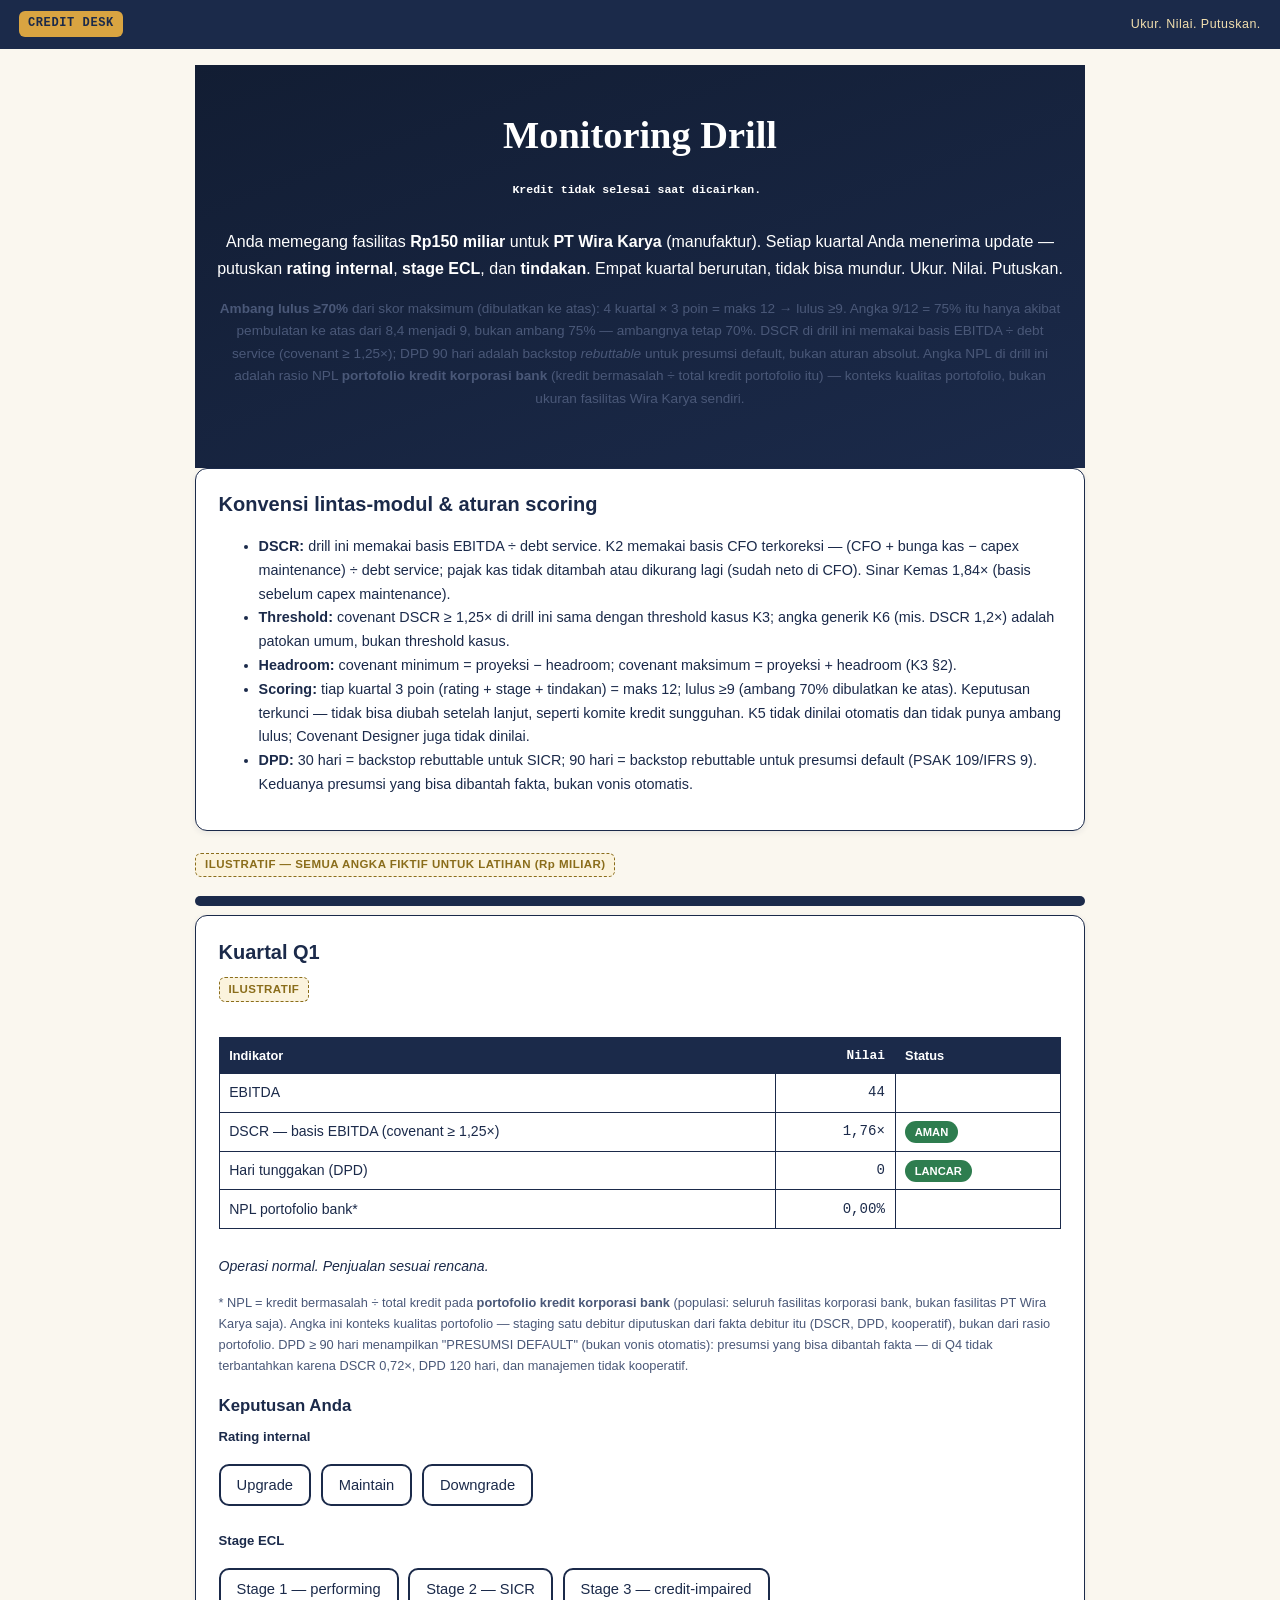
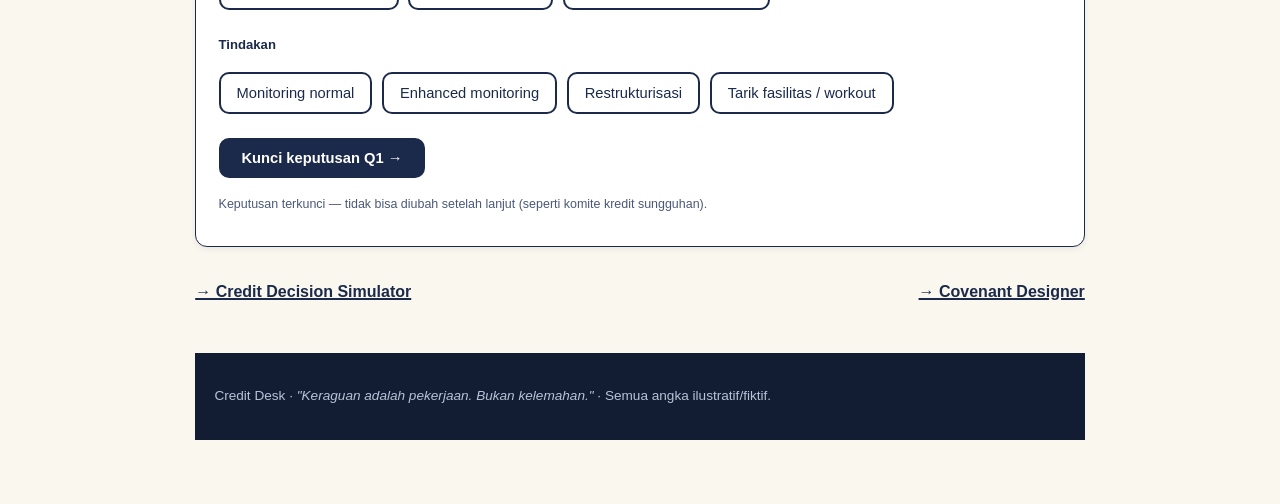
<file: monitoring/index.html>
<!DOCTYPE html>
<html lang="id">
<head>
<meta charset="UTF-8">
<meta name="viewport" content="width=device-width, initial-scale=1.0">
<title>Monitoring Drill · Credit Desk</title>
<meta name="description" content="Drill monitoring kuartalan: terima update borrower, putuskan rating, migrasi stage ECL, dan tindakan — 4 kuartal berurutan.">
<link rel="stylesheet" href="/css/style.css">
</head>
<body>
<nav class="cd-nav">
  <a href="../" class="brandmark"><span class="desk-badge">CREDIT DESK</span></a>
  <span class="mantra">Ukur. Nilai. Putuskan.</span>
</nav>
<div class="cd-wrap">
  <div class="cd-hero">
    <h1>Monitoring Drill</h1>
    <p class="tag">Kredit tidak selesai saat dicairkan.</p>
    <p>Anda memegang fasilitas <b>Rp150 miliar</b> untuk <b>PT Wira Karya</b> (manufaktur).
    Setiap kuartal Anda menerima update — putuskan <b>rating internal</b>,
    <b>stage ECL</b>, dan <b>tindakan</b>. Empat kuartal berurutan, tidak bisa mundur.
    <span class="cd-mantra">Ukur. Nilai. Putuskan.</span></p>
    <p class="cd-sub"><strong>Ambang lulus ≥70%</strong> dari skor maksimum (dibulatkan ke atas): 4 kuartal × 3 poin = maks 12 → lulus ≥9. Angka 9/12 = 75% itu hanya akibat pembulatan ke atas dari 8,4 menjadi 9, bukan ambang 75% — ambangnya tetap 70%. DSCR di drill ini memakai basis EBITDA ÷ debt service (covenant ≥ 1,25×); DPD 90 hari adalah backstop <em>rebuttable</em> untuk presumsi default, bukan aturan absolut. Angka NPL di drill ini adalah rasio NPL <strong>portofolio kredit korporasi bank</strong> (kredit bermasalah ÷ total kredit portofolio itu) — konteks kualitas portofolio, bukan ukuran fasilitas Wira Karya sendiri.</p>
  </div>

  <div class="cd-card">
    <h2>Konvensi lintas-modul &amp; aturan scoring</h2>
    <ul style="font-size:.9rem">
      <li><strong>DSCR:</strong> drill ini memakai basis EBITDA ÷ debt service. K2 memakai basis CFO terkoreksi — (CFO + bunga kas − capex maintenance) ÷ debt service; pajak kas tidak ditambah atau dikurang lagi (sudah neto di CFO). Sinar Kemas 1,84× (basis sebelum capex maintenance).</li>
      <li><strong>Threshold:</strong> covenant DSCR ≥ 1,25× di drill ini sama dengan threshold kasus K3; angka generik K6 (mis. DSCR 1,2×) adalah patokan umum, bukan threshold kasus.</li>
      <li><strong>Headroom:</strong> covenant minimum = proyeksi − headroom; covenant maksimum = proyeksi + headroom (K3 §2).</li>
      <li><strong>Scoring:</strong> tiap kuartal 3 poin (rating + stage + tindakan) = maks 12; lulus ≥9 (ambang 70% dibulatkan ke atas). Keputusan terkunci — tidak bisa diubah setelah lanjut, seperti komite kredit sungguhan. K5 tidak dinilai otomatis dan tidak punya ambang lulus; Covenant Designer juga tidak dinilai.</li>
      <li><strong>DPD:</strong> 30 hari = backstop rebuttable untuk SICR; 90 hari = backstop rebuttable untuk presumsi default (PSAK 109/IFRS 9). Keduanya presumsi yang bisa dibantah fakta, bukan vonis otomatis.</li>
    </ul>
  </div>

  <div class="ilus">ILUSTRATIF — SEMUA ANGKA FIKTIF UNTUK LATIHAN (Rp MILIAR)</div>
  <div class="prog"><div id="qprog"></div></div>
  <div id="quarters"></div>

  <div class="cd-card" id="final-card" style="display:none">
    <h2>Hasil akhir drill</h2>
    <div id="final-box"></div>
    <div class="cd-btnrow"><button class="cd-btn ghost" id="restart">⟲ Ulangi drill</button></div>
  </div>

  <div class="cd-pager"><a href="../simulator/">→ Credit Decision Simulator</a><a href="../covenant-designer/">→ Covenant Designer</a></div>
  <div class="cd-foot">Credit Desk · <i>"Keraguan adalah pekerjaan. Bukan kelemahan."</i> · Semua angka ilustratif/fiktif.</div>
</div>
<script src="../js/common.js"></script>
<script src="../js/monitoring.js"></script>
</body>
</html>
</file>
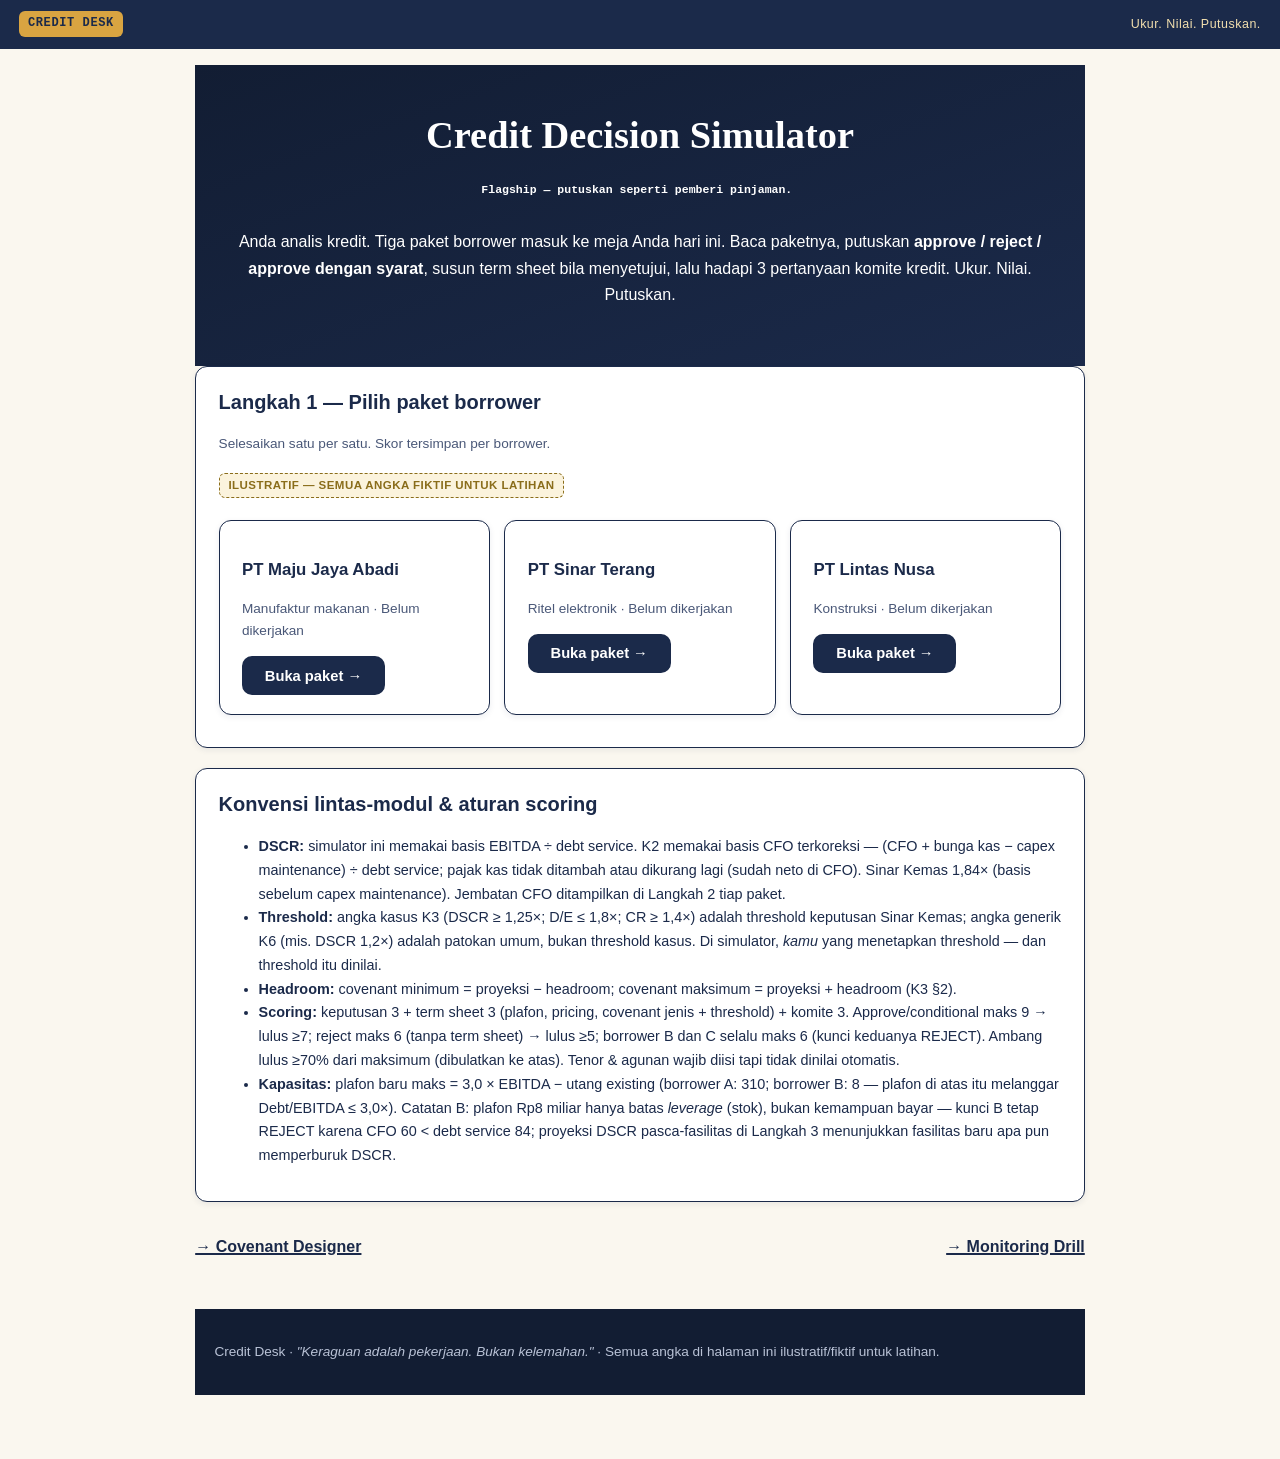
<file: simulator/index.html>
<!DOCTYPE html>
<html lang="id">
<head>
<meta charset="UTF-8">
<meta name="viewport" content="width=device-width, initial-scale=1.0">
<title>Credit Decision Simulator · Credit Desk</title>
<meta name="description" content="Simulator keputusan kredit flagship: terima paket borrower, isi term sheet, hadapi 3 pertanyaan komite, terima vonis approve/reject.">
<link rel="stylesheet" href="/css/style.css">
</head>
<body>
<nav class="cd-nav">
  <a href="../" class="brandmark"><span class="desk-badge">CREDIT DESK</span></a>
  <span class="mantra">Ukur. Nilai. Putuskan.</span>
</nav>
<div class="cd-wrap">
  <div class="cd-hero">
    <h1>Credit Decision Simulator</h1>
    <p class="tag">Flagship — putuskan seperti pemberi pinjaman.</p>
    <p>Anda analis kredit. Tiga paket borrower masuk ke meja Anda hari ini.
    Baca paketnya, putuskan <b>approve / reject / approve dengan syarat</b>,
    susun term sheet bila menyetujui, lalu hadapi 3 pertanyaan komite kredit.
    <span class="cd-mantra">Ukur. Nilai. Putuskan.</span></p>
  </div>

  <div class="cd-card" id="step-borrower">
    <h2>Langkah 1 — Pilih paket borrower</h2>
    <p class="cd-sub">Selesaikan satu per satu. Skor tersimpan per borrower.</p>
    <div class="ilus">ILUSTRATIF — SEMUA ANGKA FIKTIF UNTUK LATIHAN</div>
    <div class="cd-grid" id="borrower-cards"></div>
  </div>

  <div class="cd-card" id="step-package" style="display:none">
    <h2>Langkah 2 — Paket borrower: <span id="pkg-name"></span></h2>
    <div class="ilus">ILUSTRATIF — ANGKA FIKTIF</div>
    <div class="tblwrap"><table class="cd-tbl" id="pkg-tbl"></table></div>
    <div class="honest" style="margin-top:.8rem"><strong>Konvensi DSCR di simulator ini:</strong> EBITDA ÷ debt service — konvensi yang umum di <em>covenant</em> pinjaman korporasi. K2 mengajarkan (CFO + bunga kas − capex maintenance) ÷ debt service sebagai standar emas (Sinar Kemas 1,84× (basis sebelum capex maintenance); pajak kas tidak ditambah atau dikurang lagi — sudah neto di dalam CFO; rumus CFO÷DS tanpa koreksi menghitung bunga dua kali). Keduanya valid <em>bila dideklarasikan</em>; yang berbahaya adalah campur aduk tanpa sadar. Jembatan: DSCR basis CFO = <span id="pkg-dscr-cfo"></span> — bandingkan dengan DSCR basis EBITDA di pertanyaan komite.</div>
    <h3>Informasi kualitatif</h3>
    <ul id="pkg-qual" style="font-size:.9rem"></ul>
    <div class="cd-btnrow"><button class="cd-btn" id="to-decision">Lanjut ke keputusan →</button></div>
  </div>

  <div class="cd-card" id="step-decision" style="display:none">
    <h2>Langkah 3 — Keputusan Anda</h2>
    <p class="cd-sub">Sebagai analis kredit: berani tidak memberi pinjaman — dan dengan struktur apa?</p>
    <div class="cd-btnrow" id="decision-btns">
      <button class="cd-opt" data-dec="approve" style="width:auto;flex:1;min-width:10rem">✅ APPROVE</button>
      <button class="cd-opt" data-dec="conditional" style="width:auto;flex:1;min-width:10rem">⚠️ APPROVE DENGAN SYARAT</button>
      <button class="cd-opt" data-dec="reject" style="width:auto;flex:1;min-width:10rem">❌ REJECT</button>
    </div>
    <div id="term-wrap" style="display:none">
      <h3>Term sheet (wajib bila approve / conditional)</h3>
      <p class="cd-sub">Yang dinilai otomatis: plafon, pricing, covenant (3 poin — jenis covenant yang dipilih <em>dan</em> threshold numerik yang kamu tetapkan; threshold minimum harus di bawah angka aktual borrower, maksimum di atasnya — nilai tepat sama dengan aktual berarti headroom nol, bukan breach, dan latihan ini mewajibkan headroom positif supaya covenant memberi sinyal dini). Tenor &amp; agunan wajib diisi — tidak dinilai otomatis, jadi bahan debrief. <strong>Ambang lulus ≥70% dari skor maksimum</strong> (dibulatkan ke atas): approve/conditional maks 9 → lulus ≥7 (78%); reject maks 6 (tanpa term sheet) → lulus ≥5 (83%). Persentase efektifnya berbeda karena maksimumnya berbeda — ambangnya sama (70%), penyebutnya berbeda. Borrower B dan C: kunci REJECT — term sheet tidak dinilai (maks 6).</p>
      <div class="cd-grid">
        <div class="cd-field"><label>Plafon (Rp miliar)</label>
          <input id="t-plafon" inputmode="decimal" placeholder="mis. 150">
          <div class="cd-hint">Batas atas wajar = debt capacity − utang existing.</div></div>
        <div class="cd-field"><label>Tenor (tahun)</label>
          <input id="t-tenor" inputmode="decimal" placeholder="mis. 5"></div>
        <div class="cd-field"><label>Pricing: margin di atas base 8% (pp)</label>
          <input id="t-pricing" inputmode="decimal" placeholder="mis. 2,5">
          <div class="cd-hint">Margin = risk premium. Makin berisiko → makin tinggi.</div></div>
        <div class="cd-field"><label>Coverage agunan</label>
          <select id="t-coll"><option value="">— pilih —</option>
            <option value="high">≥ 150% dari plafon</option>
            <option value="mid">100–150% dari plafon</option>
            <option value="low">&lt; 100% dari plafon</option></select></div>
      </div>
      <div class="cd-field" style="margin-top:.8rem"><label>Covenant kunci (pilih tepat 2, lalu isi threshold numerik tiap covenant)</label>
        <div class="cd-btnrow" id="cov-picks"></div>
        <div id="cov-thresh" style="margin-top:.8rem"></div></div>
      <div class="honest" id="post-ds" style="margin-top:.8rem">Isi plafon, tenor &amp; pricing untuk melihat proyeksi debt service + DSCR pasca-fasilitas dari term sheet Anda sendiri.</div>
    </div>
    <div class="cd-btnrow"><button class="cd-btn" id="to-committee">Hadapi komite →</button></div>
  </div>

  <div class="cd-card" id="step-committee" style="display:none">
    <h2>Langkah 4 — Pertanyaan komite kredit</h2>
    <p class="cd-sub">Komite tidak percaya narasi — mereka minta angka. Jawab dengan format Indonesia (mis. 2,50).</p>
    <div id="comm-qs"></div>
    <div class="cd-btnrow"><button class="cd-btn amber" id="to-verdict">Minta vonis komite</button></div>
  </div>

  <div class="cd-card">
    <h2>Konvensi lintas-modul &amp; aturan scoring</h2>
    <ul style="font-size:.9rem">
      <li><strong>DSCR:</strong> simulator ini memakai basis EBITDA ÷ debt service. K2 memakai basis CFO terkoreksi — (CFO + bunga kas − capex maintenance) ÷ debt service; pajak kas tidak ditambah atau dikurang lagi (sudah neto di CFO). Sinar Kemas 1,84× (basis sebelum capex maintenance). Jembatan CFO ditampilkan di Langkah 2 tiap paket.</li>
      <li><strong>Threshold:</strong> angka kasus K3 (DSCR ≥ 1,25×; D/E ≤ 1,8×; CR ≥ 1,4×) adalah threshold keputusan Sinar Kemas; angka generik K6 (mis. DSCR 1,2×) adalah patokan umum, bukan threshold kasus. Di simulator, <em>kamu</em> yang menetapkan threshold — dan threshold itu dinilai.</li>
      <li><strong>Headroom:</strong> covenant minimum = proyeksi − headroom; covenant maksimum = proyeksi + headroom (K3 §2).</li>
      <li><strong>Scoring:</strong> keputusan 3 + term sheet 3 (plafon, pricing, covenant jenis + threshold) + komite 3. Approve/conditional maks 9 → lulus ≥7; reject maks 6 (tanpa term sheet) → lulus ≥5; borrower B dan C selalu maks 6 (kunci keduanya REJECT). Ambang lulus ≥70% dari maksimum (dibulatkan ke atas). Tenor &amp; agunan wajib diisi tapi tidak dinilai otomatis.</li>
      <li><strong>Kapasitas:</strong> plafon baru maks = 3,0 × EBITDA − utang existing (borrower A: 310; borrower B: 8 — plafon di atas itu melanggar Debt/EBITDA ≤ 3,0×). Catatan B: plafon Rp8 miliar hanya batas <em>leverage</em> (stok), bukan kemampuan bayar — kunci B tetap REJECT karena CFO 60 &lt; debt service 84; proyeksi DSCR pasca-fasilitas di Langkah 3 menunjukkan fasilitas baru apa pun memperburuk DSCR.</li>
    </ul>
  </div>

  <div class="cd-card" id="step-verdict" style="display:none">
    <h2>Langkah 5 — Vonis komite</h2>
    <div id="verdict-box"></div>
    <div class="cd-btnrow">
      <button class="cd-btn ghost" id="again">⟲ Ulangi borrower ini</button>
      <button class="cd-btn" id="next-borrower">Borrower berikutnya →</button>
    </div>
  </div>

  <div class="cd-pager"><a href="../covenant-designer/">→ Covenant Designer</a><a href="../monitoring/">→ Monitoring Drill</a></div>
  <div class="cd-foot">Credit Desk · <i>"Keraguan adalah pekerjaan. Bukan kelemahan."</i> · Semua angka di halaman ini ilustratif/fiktif untuk latihan.</div>
</div>
<script src="../js/common.js"></script>
<script src="../js/simulator.js"></script>
</body>
</html>
</file>
<file: css/style.css>
/* Credit Desk — "Ruang Sidang" brand. Static, CSP-clean (no external requests). */
:root{
  --navy:#1B2A4A;
  --navy-deep:#121D33;
  --amber:#D9A441;
  --amber-soft:#F2DFAE;
  --paper:#FAF7EF;
  --paper-card:#FFFDF8;
  --ink:#1B2A4A;
  --ink-soft:#4A5878;
  --approve:#2E7D4F;
  --reject:#B3261E;
  --line:#1B2A4A;
  --radius:12px;
  --font-display:Georgia,'Times New Roman',serif;
  --font-body:-apple-system,BlinkMacSystemFont,'Segoe UI',Roboto,sans-serif;
  --font-mono:'SF Mono',Menlo,Consolas,monospace;
}
*{box-sizing:border-box}
body{margin:0;background:var(--paper);color:var(--ink);font-family:var(--font-body);line-height:1.65}
.mono{font-family:var(--font-mono)}
a{color:var(--navy);text-decoration-thickness:2px}
a:hover{color:var(--reject)}

/* nav */
.cd-nav{background:var(--navy);color:#fff;display:flex;align-items:center;justify-content:space-between;
  padding:.7rem 1.2rem;position:sticky;top:0;z-index:50}
.cd-nav a{color:#fff;text-decoration:none;font-weight:600}
.cd-nav .brandmark{display:flex;align-items:center;gap:.6rem}
.cd-nav .desk-badge{background:var(--amber);color:var(--navy);font-family:var(--font-mono);font-weight:700;
  font-size:.75rem;padding:.2rem .55rem;border-radius:6px;letter-spacing:.05em}
.cd-nav .mantra{font-size:.78rem;color:var(--amber-soft);letter-spacing:.04em}

/* hero */
.cd-hero{background:linear-gradient(160deg,var(--navy-deep),var(--navy));color:#fff;padding:3rem 1.2rem 2.6rem;text-align:center}
.cd-hero .kicker{color:var(--amber);text-transform:uppercase;letter-spacing:.18em;font-size:.75rem;font-weight:700;margin:0 0 .8rem}
.cd-hero h1{font-family:var(--font-display);font-size:2.4rem;margin:0 0 .6rem;line-height:1.15}
.cd-hero h1 em{color:var(--amber);font-style:normal}
.cd-hero .lede{max-width:42rem;margin:0 auto;color:#D8DEEA;font-size:1.02rem}
.cd-hero .rule{max-width:44rem;margin:1.4rem auto 0;border:1px solid rgba(217,164,65,.5);border-radius:var(--radius);
  background:transparent;padding:.8rem 1.1rem;font-style:italic;color:var(--amber-soft);font-size:.92rem}

/* layout */
.wrap{max-width:52rem;margin:0 auto;padding:0 1.2rem}
.cd-sec{padding:2rem 0}
.cd-sec h2{font-family:var(--font-display);font-size:1.5rem;margin:0 0 1rem;border-bottom:3px solid var(--amber);
  display:inline-block;padding-bottom:.25rem}
.cd-sec h3{font-family:var(--font-display);font-size:1.15rem;margin:1.4rem 0 .5rem}
.cd-sec p{margin:.6rem 0}
.cd-sec ul,.cd-sec ol{margin:.6rem 0;padding-left:1.4rem}

/* cards */
.mod-grid{display:grid;grid-template-columns:repeat(auto-fit,minmax(15rem,1fr));gap:1rem;margin-top:1.2rem}
.mod-card{background:var(--paper-card);border:2px solid var(--line);border-radius:var(--radius);padding:1.1rem 1.2rem;
  text-decoration:none;color:var(--ink);display:flex;flex-direction:column;gap:.4rem}
.mod-card:hover{border-color:var(--amber);transform:translateY(-2px)}
.mod-card .knum{font-family:var(--font-mono);font-size:.75rem;font-weight:700;color:var(--amber);
  background:var(--navy);display:inline-block;padding:.15rem .6rem;border-radius:20px;align-self:flex-start}
.mod-card h3{margin:.2rem 0;font-size:1.05rem}
.mod-card p{font-size:.88rem;color:var(--ink-soft);margin:0;flex:1}
.mod-card .go{font-weight:700;font-size:.88rem;color:var(--navy)}

/* prereq box */
.prereq{border:2px solid var(--line);border-left:10px solid var(--amber);border-radius:var(--radius);
  background:var(--paper-card);padding:1rem 1.2rem;margin:1.2rem 0}
.prereq h3{font-family:var(--font-display);margin:0 0 .4rem;font-size:1rem}
.prereq ul{margin:.4rem 0;padding-left:1.2rem;font-size:.92rem}
.honest{border:2px solid var(--line);border-left:10px solid var(--reject);border-radius:var(--radius);
  background:var(--paper-card);padding:1rem 1.2rem;margin:1.2rem 0;font-size:.92rem}

/* decision box */
.decision{background:var(--navy);color:#fff;border-radius:var(--radius);padding:1.2rem 1.3rem;margin:1.4rem 0}
.decision h3{font-family:var(--font-display);color:var(--amber);margin:0 0 .6rem}
.decision label{display:block;font-size:.88rem;margin:.7rem 0 .25rem;color:#D8DEEA}
.decision textarea,.decision input[type=text],.decision select{width:100%;border:2px solid var(--amber);
  border-radius:8px;padding:.55rem .7rem;font-family:var(--font-body);font-size:.9rem;background:#fff;color:var(--ink)}
.decision textarea{min-height:5rem}
.verdict-row{display:flex;flex-wrap:wrap;gap:.6rem;margin:.8rem 0}
.verdict{border:2px solid var(--amber);background:transparent;color:#fff;border-radius:24px;padding:.45rem 1.2rem;
  font-weight:700;cursor:pointer;font-size:.9rem}
.verdict.sel-approve{background:var(--approve);border-color:var(--approve)}
.verdict.sel-reject{background:var(--reject);border-color:var(--reject)}
.verdict.sel-restructure{background:var(--amber);border-color:var(--amber);color:var(--navy)}
.verdict.sel-upgrade{background:var(--approve);border-color:var(--approve)}
.verdict.sel-maintain{background:var(--amber);border-color:var(--amber);color:var(--navy)}
.verdict.sel-downgrade{background:var(--reject);border-color:var(--reject)}

/* quiz */
.quiz-q{background:var(--paper-card);border:2px solid var(--line);border-radius:var(--radius);
  padding:1rem 1.2rem;margin-bottom:.9rem}
.quiz-q h3{font-size:.98rem;margin:0 0 .6rem}
.quiz-q .opt{display:block;margin:.35rem 0;padding:.5rem .7rem;border:1.5px solid var(--ink-soft);
  border-radius:8px;cursor:pointer;font-size:.9rem}
.quiz-q .opt:hover{border-color:var(--amber)}
.quiz-q .opt.picked{border-color:var(--navy);border-width:2.5px;background:#F4F6FB}
.quiz-q .opt.right{border-color:var(--approve);background:#EDF7F0}
.quiz-q .opt.wrong{border-color:var(--reject);background:#FBEFED}
.quiz-q .why{font-size:.85rem;color:var(--ink-soft);margin-top:.4rem;display:none}
.quiz-q.graded .why{display:block}
#gate-box{display:none;border:3px solid var(--amber);border-radius:var(--radius);padding:1.1rem 1.3rem;
  margin-top:1.2rem;background:var(--paper-card)}
#gate-box.pass{border-color:var(--approve)}
#gate-box.fail{border-color:var(--reject)}

/* buttons */
.btnrow{display:flex;flex-wrap:wrap;gap:.7rem;align-items:center;margin-top:.9rem}
.btn{border:2px solid var(--navy);border-radius:8px;padding:.55rem 1.2rem;font-weight:700;cursor:pointer;
  font-size:.92rem;background:var(--navy);color:#fff;font-family:var(--font-body)}
.btn:hover{background:var(--navy-deep)}
.btn.ghost{background:transparent;color:var(--navy)}
.okmsg{color:var(--approve);font-weight:600;font-size:.9rem}

/* tables */
.tblwrap{overflow-x:auto;margin:1rem 0}
table.stmt{width:100%;border-collapse:collapse;font-size:.88rem;background:var(--paper-card)}
table.stmt th,table.stmt td{border:1.5px solid var(--line);padding:.45rem .6rem;text-align:left;vertical-align:top}
table.stmt th{background:var(--navy);color:#fff;font-size:.82rem}
table.stmt td.num{font-family:var(--font-mono);text-align:right;white-space:nowrap}

/* footer */
.cd-foot{background:var(--navy-deep);color:#B9C2D6;padding:2rem 1.2rem;margin-top:3rem;font-size:.85rem}
.cd-foot a{color:var(--amber-soft)}
.cd-foot .wrap{display:flex;flex-wrap:wrap;gap:1.5rem;justify-content:space-between}

.tag{display:inline-block;font-family:var(--font-mono);font-size:.72rem;font-weight:700;padding:.15rem .6rem;
  border-radius:20px;margin-right:.4rem}
.tag.approve{background:#DDF0E4;color:var(--approve);border:1px solid var(--approve)}
.tag.reject{background:#F9E4E1;color:var(--reject);border:1px solid var(--reject)}
.tag.watch{background:var(--amber-soft);color:var(--navy);border:1px solid var(--amber)}

@media(max-width:640px){
  .cd-hero h1{font-size:1.8rem}
  .cd-nav .mantra{display:none}
}

/* ── MERGED 2026-11-04: konsolidasi cd-style.css + credit-desk.css ──
   Satu design system. Rename: .cd-nav(pager)→.cd-pager, .btn(K5/K6)→.cbtn,
   .verdict(K5)→.verdict-block. Vars tambahan untuk fitur. */
:root{
  --card:#FFFFFF;
  --approve-bg:#E3F1E8;
  --reject-bg:#F9E4E2;
  --warn:#8A6D1B;
  --warn-bg:#FBF3DD;
  --muted:#5B6472;
}

/* feature pages (simulator/covenant-designer/monitoring) */
.cd-wrap{max-width:58rem;margin:0 auto;padding:1rem 1.2rem 4rem}
.cd-card{background:var(--card);border:1px solid var(--line);border-radius:var(--radius);
  padding:1.2rem 1.4rem;margin-bottom:1.2rem;box-shadow:0 2px 6px rgba(27,42,74,.08)}
.cd-card h2{margin:0 0 .4rem;font-size:1.25rem;color:var(--navy)}
.cd-card h3{margin:1rem 0 .4rem;font-size:1.05rem;color:var(--navy)}
.cd-sub{font-size:.85rem;color:var(--ink-soft);margin-bottom:1rem}
.ilus{display:inline-block;background:var(--warn-bg);border:1px dashed var(--warn);
  color:var(--warn);font-size:.72rem;font-weight:700;padding:.1rem .55rem;
  border-radius:6px;letter-spacing:.04em;margin-bottom:.6rem}
table.cd-tbl{width:100%;border-collapse:collapse;font-size:.88rem;margin:.6rem 0}
table.cd-tbl th,table.cd-tbl td{border:1px solid var(--line);padding:.45rem .6rem;text-align:left}
table.cd-tbl th{background:var(--navy);color:#fff;font-size:.8rem}
table.cd-tbl td.num,table.cd-tbl th.num{text-align:right;font-family:var(--font-mono)}
.cd-grid{display:grid;grid-template-columns:repeat(auto-fit,minmax(14rem,1fr));gap:.9rem;margin:.8rem 0}
.cd-field label{font-weight:700;font-size:.82rem;display:block;margin-bottom:.3rem}
.cd-field input,.cd-field select,.cd-field textarea{width:100%;font-family:inherit;
  font-size:.95rem;border:2px solid var(--line);border-radius:8px;padding:.55rem .8rem;
  background:#fff;color:var(--ink)}
.cd-field input:focus,.cd-field select:focus,.cd-field textarea:focus{
  outline:3px solid var(--amber);border-color:var(--navy)}
.cd-hint{font-size:.78rem;color:var(--ink-soft);margin-top:.25rem}
.cd-btnrow{display:flex;gap:.6rem;flex-wrap:wrap;margin:1rem 0}
button.cd-btn{border:2px solid var(--navy);border-radius:10px;padding:.6rem 1.3rem;
  font-weight:700;font-size:.92rem;cursor:pointer;background:var(--navy);color:#fff;
  font-family:inherit}
button.cd-btn.ghost{background:#fff;color:var(--navy)}
button.cd-btn.amber{background:var(--amber);border-color:var(--amber);color:var(--navy-deep)}
button.cd-btn:disabled{opacity:.45;cursor:not-allowed}
button.cd-opt{border:2px solid var(--line);border-radius:10px;padding:.7rem 1rem;
  background:#fff;cursor:pointer;font-family:inherit;font-size:.92rem;text-align:left;
  width:100%;margin-bottom:.5rem;color:var(--ink)}
button.cd-opt.sel{border-color:var(--navy);background:var(--amber-soft);font-weight:700}
button.cd-opt.right{border-color:var(--approve);background:var(--approve-bg)}
button.cd-opt.wrong{border-color:var(--reject);background:var(--reject-bg)}
.cd-result{border-radius:var(--radius);padding:1rem 1.2rem;margin:1rem 0;font-size:.92rem;display:none}
.cd-result.show{display:block}
.cd-result.ok{background:var(--approve-bg);border:2px solid var(--approve)}
.cd-result.bad{background:var(--reject-bg);border:2px solid var(--reject)}
.cd-result.info{background:var(--warn-bg);border:2px solid var(--amber)}
.cd-kunci{background:var(--navy);color:#E8ECF4;border-radius:var(--radius);
  padding:1rem 1.2rem;margin:1rem 0;font-size:.9rem}
.cd-kunci b{color:var(--amber)}
.cd-pager{display:flex;justify-content:space-between;flex-wrap:wrap;gap:.6rem;margin:2rem 0}
.cd-pager a{color:var(--navy);font-weight:700}
.badge{display:inline-block;font-size:.7rem;font-weight:700;padding:.12rem .6rem;
  border-radius:20px;vertical-align:middle}
.badge.approve{background:var(--approve);color:#fff}
.badge.reject{background:var(--reject);color:#fff}
.badge.cond{background:var(--amber);color:var(--navy-deep)}
.badge.s1{background:#D7E7F5;color:#1B3A5C}.badge.s2{background:#F6E3B4;color:#6B4E0B}
.badge.s3{background:#F2C9C5;color:#7A1F1A}
.prog{height:.6rem;background:var(--line);border-radius:6px;overflow:hidden;margin:.6rem 0}
.prog>div{height:100%;background:var(--amber);width:0;transition:width .3s}

/* K5/K6 (case + Q&A) */
.kicker{color:var(--warn);text-transform:uppercase;letter-spacing:.12em;font-size:.75rem;font-weight:700;margin:0 0 .4rem}
.lede{font-size:1.08rem;color:var(--ink-soft);max-width:62ch}
.hero{background:linear-gradient(135deg,var(--navy) 0%,var(--navy-deep) 100%);color:#fff;
  border-radius:14px;padding:2.2rem;margin-bottom:2rem}
.hero h1{color:#fff;margin:.2rem 0 .6rem;font-size:2rem;line-height:1.25;font-family:var(--font-display)}
.hero p{color:#D8DEEA;max-width:60ch}
.hero .mantra{color:var(--amber);font-family:var(--font-display);font-style:italic}
.rule{border-left:4px solid var(--amber);background:var(--amber-soft);padding:.8rem 1rem;
  border-radius:0 8px 8px 0;margin:1.2rem 0;font-size:.95rem}
.card{background:var(--card);border:1px solid var(--line);border-radius:12px;padding:1.4rem;margin:1.2rem 0}
.card h3{margin-top:0;color:var(--navy)}
.grid2{display:grid;grid-template-columns:1fr 1fr;gap:1rem}
@media(max-width:760px){.grid2{grid-template-columns:1fr}}
table.figures{width:100%;border-collapse:collapse;font-size:.92rem;margin:.8rem 0}
table.figures th,table.figures td{border:1px solid var(--line);padding:.5rem .7rem;text-align:left;vertical-align:top}
table.figures th{background:var(--navy);color:#fff;font-weight:600}
table.figures td.num{font-family:var(--font-mono);text-align:right;white-space:nowrap}
.src{font-size:.75rem;color:var(--muted)}
.case{border:2px solid var(--navy);border-radius:14px;margin:2rem 0;overflow:hidden}
.case-head{background:var(--navy);color:#fff;padding:1.2rem 1.4rem}
.case-head h2{color:#fff;margin:0 0 .2rem}
.case-head .tag{display:inline-block;background:var(--amber);color:var(--navy-deep);font-size:.72rem;
  font-weight:700;border-radius:20px;padding:.15rem .7rem;margin-right:.4rem}
.case-body{padding:1.4rem}
.committee{background:#F4EFE2;border:1px dashed var(--warn);border-radius:10px;padding:1rem 1.2rem;margin:1.2rem 0}
.committee h4{margin:.2rem 0 .6rem;color:var(--navy)}
.decision-box{border:1px solid var(--line);border-radius:10px;padding:1.2rem;margin:1.2rem 0;background:#fff}
.decision-btns{display:flex;gap:.7rem;flex-wrap:wrap;margin:.8rem 0}
.cbtn{display:inline-block;border:1px solid var(--navy);background:#fff;color:var(--navy);
  border-radius:8px;padding:.6rem 1.1rem;font-size:.95rem;cursor:pointer;text-decoration:none;font-family:inherit}
.cbtn:hover{background:var(--navy);color:#fff}
.cbtn.approve{border-color:var(--approve);color:var(--approve)}
.cbtn.approve.sel,.cbtn.approve:hover{background:var(--approve);color:#fff}
.cbtn.reject{border-color:var(--reject);color:var(--reject)}
.cbtn.reject.sel,.cbtn.reject:hover{background:var(--reject);color:#fff}
.cbtn.cond{border-color:var(--warn);color:var(--warn)}
.cbtn.cond.sel,.cbtn.cond:hover{background:var(--warn);color:#fff}
.cbtn.primary{background:var(--navy);color:#fff}
.cbtn.primary:hover{background:var(--navy-deep)}
.decision-box textarea,.decision-box input[type=text]{width:100%;border:1px solid var(--line);
  border-radius:8px;padding:.6rem;font:inherit;background:#fff}
.decision-box textarea{min-height:90px}
label.f{display:block;font-weight:600;font-size:.9rem;margin:.8rem 0 .3rem;color:var(--navy)}
.reveal{border:2px solid var(--amber);border-radius:10px;padding:1.2rem;margin-top:1.2rem;background:#FFFDF6}
.reveal h4{color:var(--navy);margin-top:0}
.verdict-block{font-family:var(--font-display);font-size:1.15rem;border-left:4px solid var(--amber);
  padding-left:1rem;margin:1rem 0}
.qa{border:1px solid var(--line);border-radius:10px;margin:.7rem 0;background:#fff;overflow:hidden}
.qa>button{width:100%;text-align:left;background:none;border:none;padding:.9rem 1.1rem;font:inherit;
  font-weight:600;color:var(--navy);cursor:pointer;display:flex;justify-content:space-between;gap:1rem;align-items:center}
.qa>button .n{color:var(--amber);font-family:var(--font-mono);font-size:.85rem;white-space:nowrap}
.qa .a{padding:0 1.1rem 1.1rem;border-top:1px dashed var(--line);font-size:.95rem}
.qa .a .rubrik{background:#F4EFE2;border-radius:8px;padding:.7rem .9rem;margin-top:.7rem;font-size:.88rem}
.qa .cat{font-size:.72rem;text-transform:uppercase;letter-spacing:.1em;color:var(--muted);font-weight:700}
.prasyarat{background:var(--navy);color:#DCE3F2;border-radius:10px;padding:1rem 1.2rem;margin:1.4rem 0;font-size:.92rem}
.prasyarat a{color:var(--amber)}
.prasyarat strong{color:#fff}
.hidden{display:none!important}
footer.site{border-top:1px solid var(--line);margin-top:3rem;padding:1.6rem 0;color:var(--muted);font-size:.85rem}
footer.site .wrap{display:flex;gap:1.5rem;flex-wrap:wrap;justify-content:space-between}

/* nav links (dipakai K5/K6) */
.cd-nav .nav-links{margin-left:auto;display:flex;gap:.9rem;flex-wrap:wrap;align-items:center}
.cd-nav .nav-links a{color:#DCE3F2;font-size:.88rem;font-weight:400}
.cd-nav .nav-links a:hover,.cd-nav .nav-links a.active{color:var(--amber)}

@media(max-width:760px){
  .hero{padding:1.5rem}.hero h1{font-size:1.5rem}
  table.figures{font-size:.82rem}
  .cd-wrap{padding:.8rem .8rem 3rem}
}
</file>
